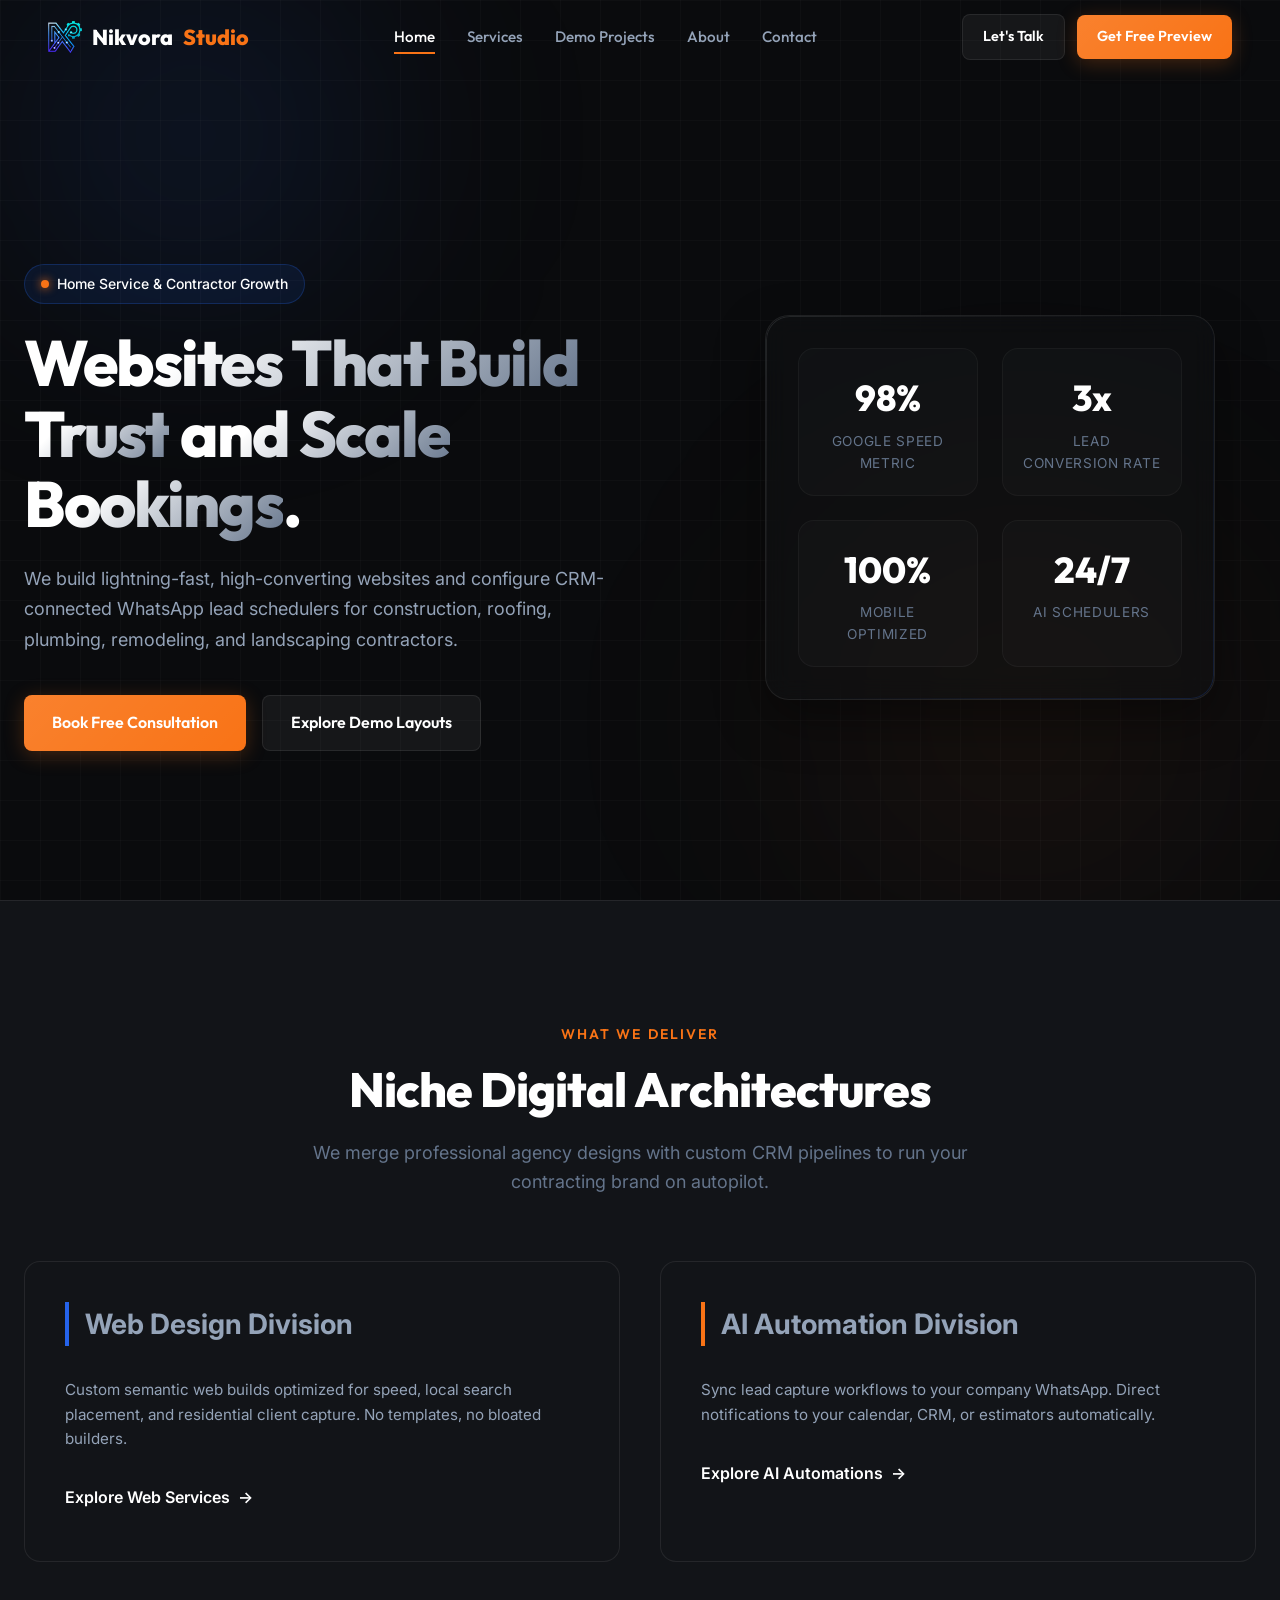
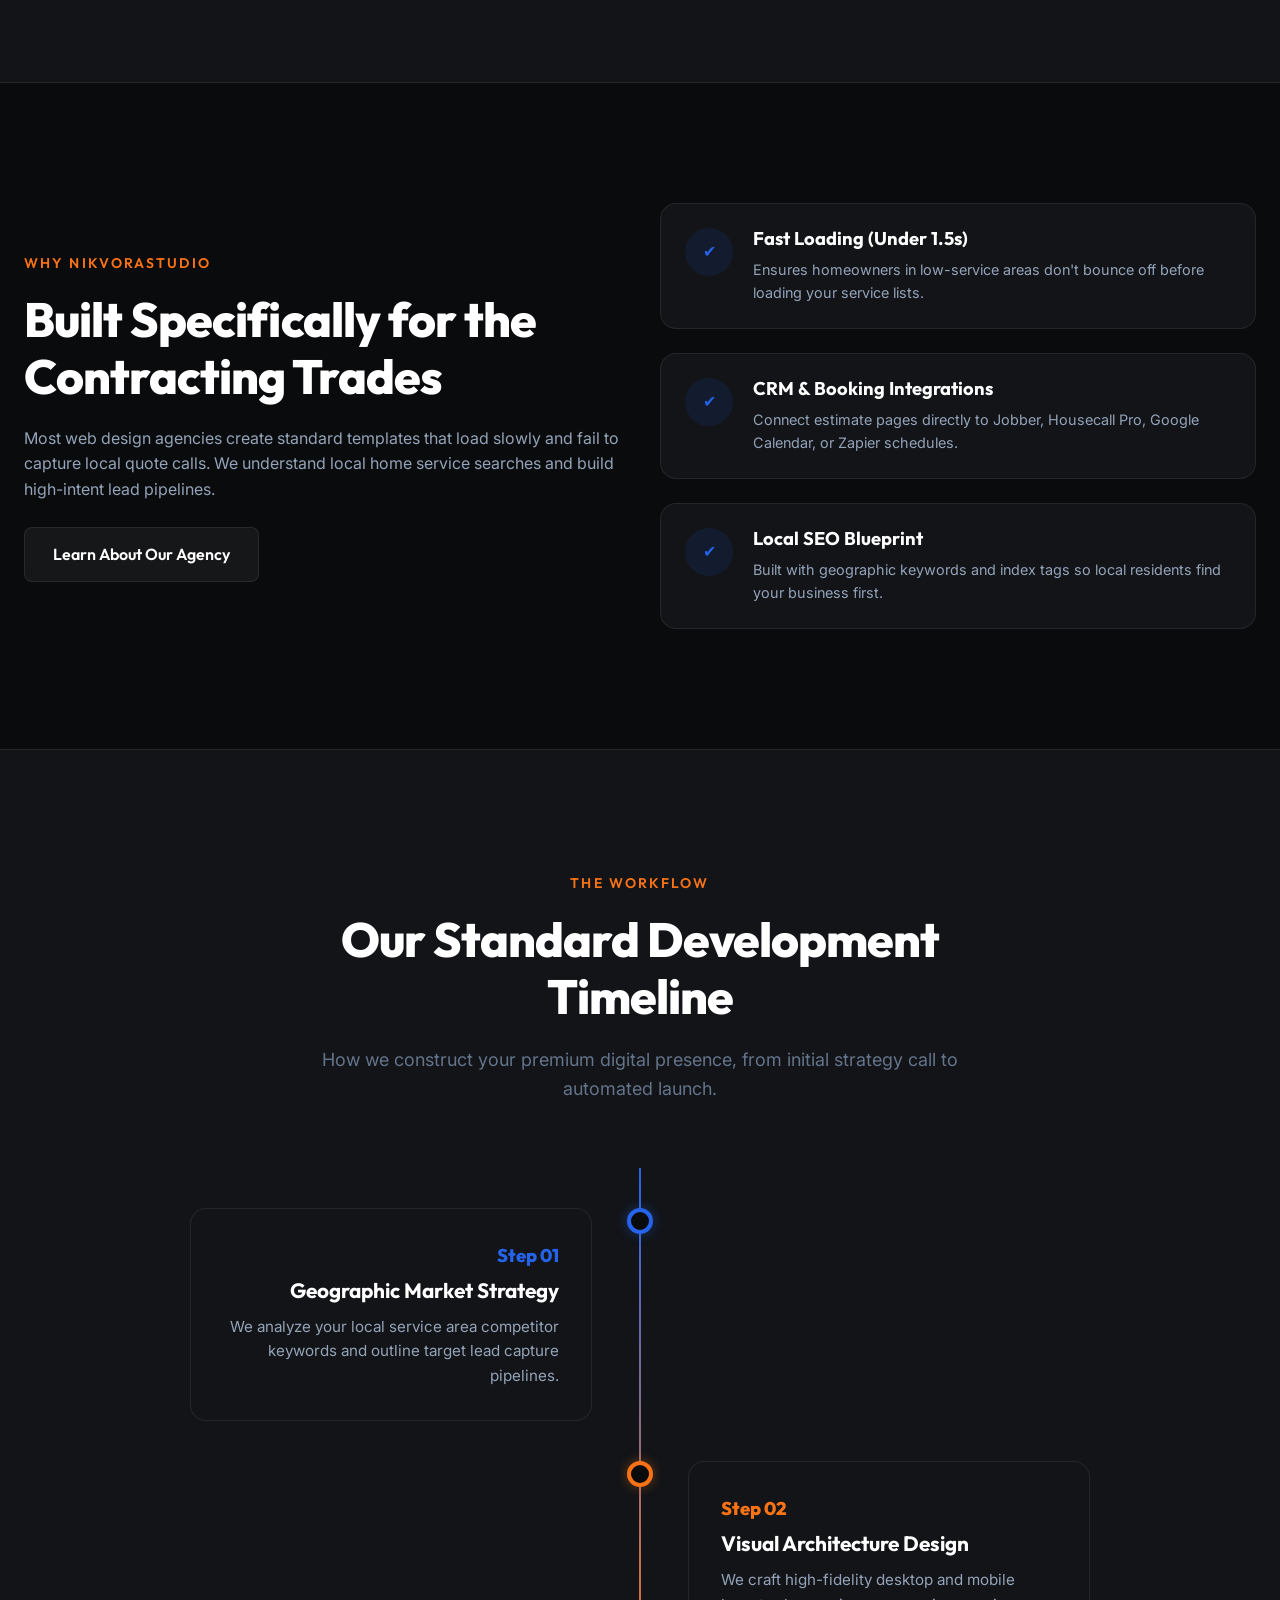
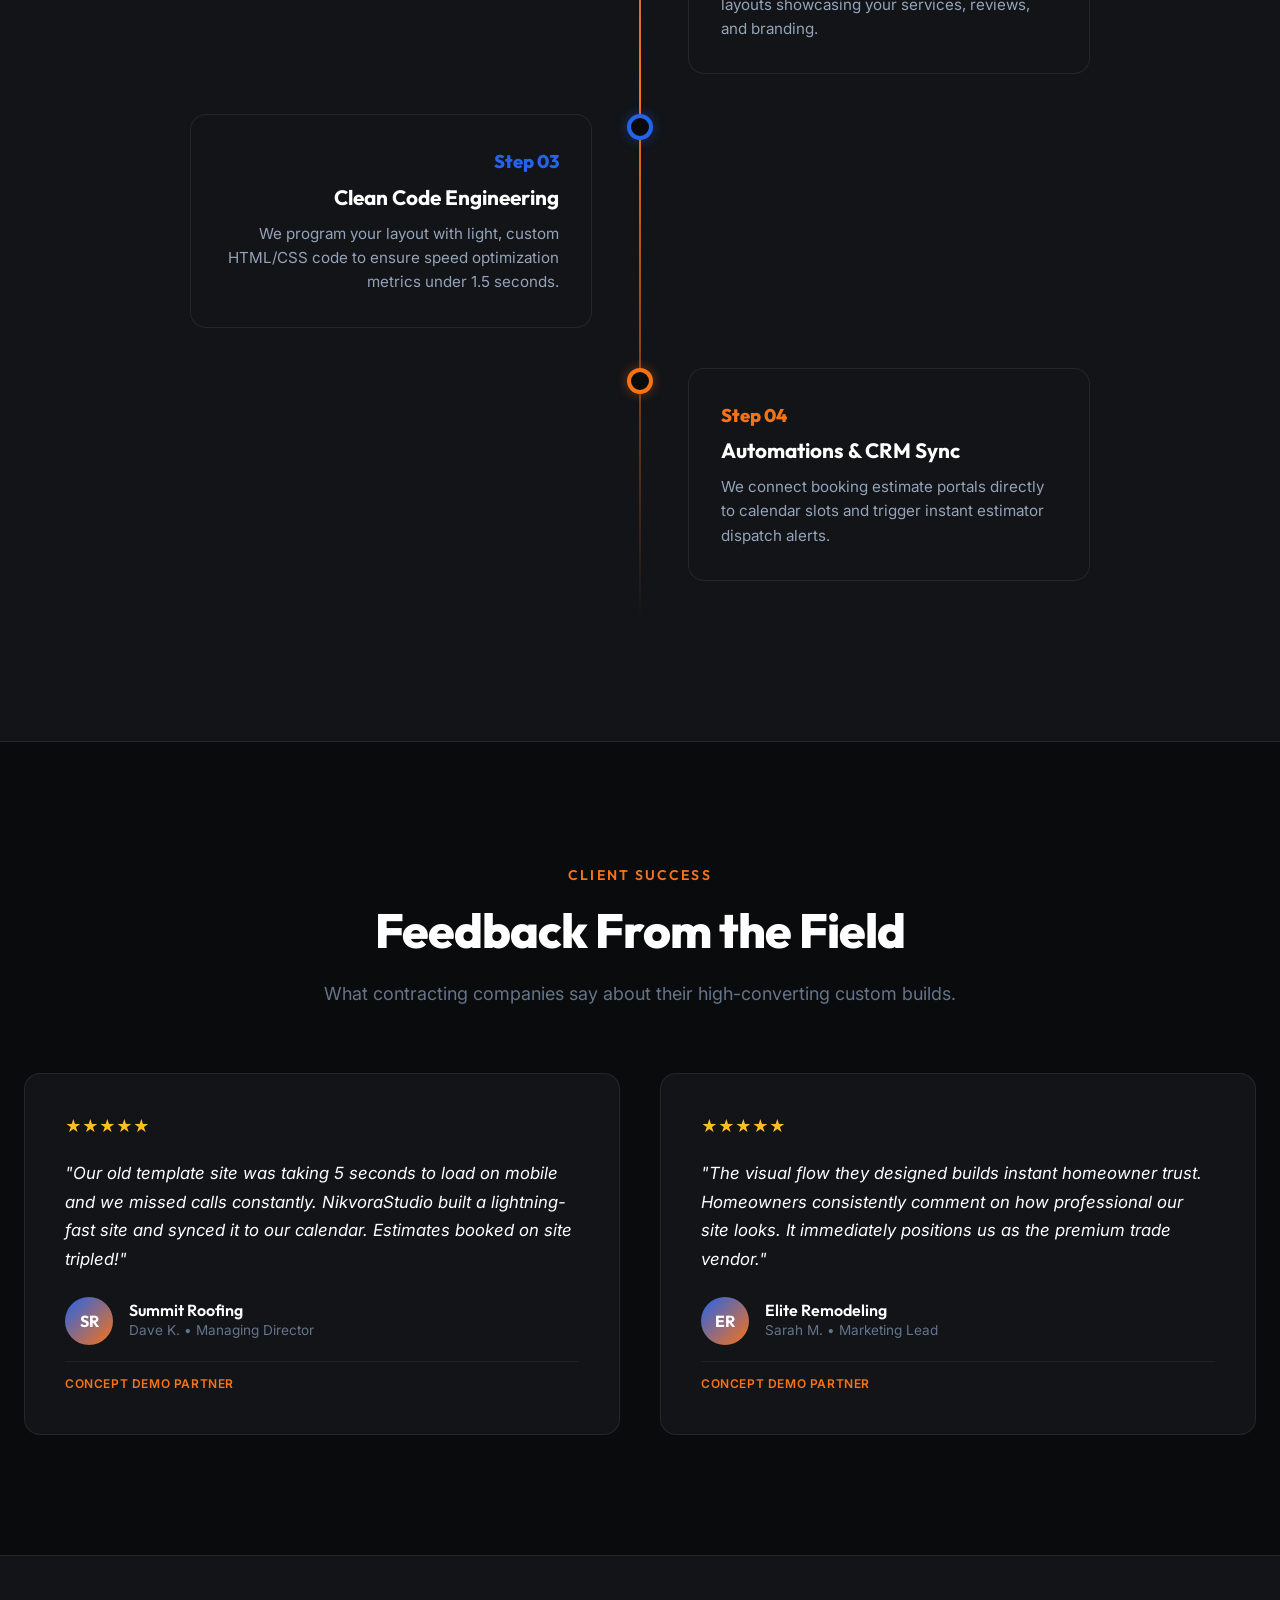
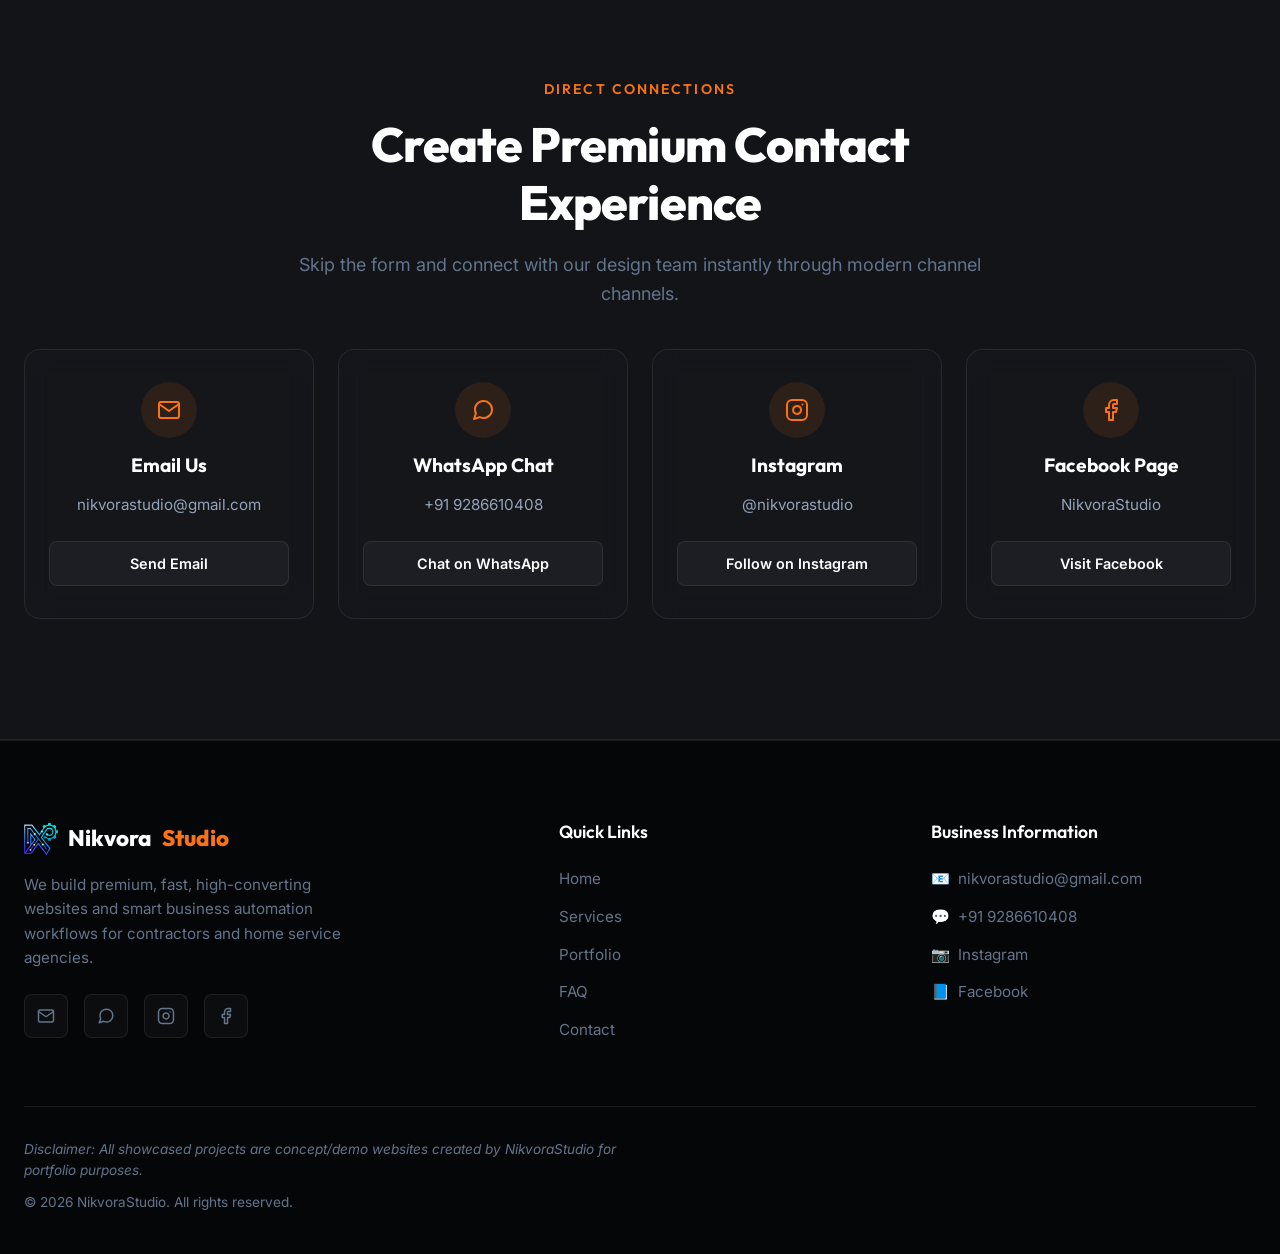
<file: index.html>
<!DOCTYPE html>
<html lang="en">
<head>
  <meta charset="UTF-8">
  <meta name="viewport" content="width=device-width, initial-scale=1.0">
  <title>Premium Web Design & AI Automation for Contractors - NikvoraStudio</title>
  
  <!-- SEO Meta Tags -->
  <meta name="description" content="NikvoraStudio builds fast, premium, high-converting websites and CRM-connected AI booking automation for construction, roofing, plumbing, landscaping, and home remodeling trades.">
  <link rel="canonical" href="https://nikvorastudio.com/index.html">
  
  <!-- Open Graph -->
  <meta property="og:type" content="website">
  <meta property="og:url" content="https://nikvorastudio.com/index.html">
  <meta property="og:title" content="Premium Web Design & AI Automation for Contractors - NikvoraStudio">
  <meta property="og:description" content="NikvoraStudio builds fast, premium, high-converting websites and CRM-connected AI booking automation for construction, roofing, plumbing, landscaping, and home remodeling trades.">
  <meta property="og:image" content="assets/images/stonebridge_mockup.png">

  <!-- Twitter -->
  <meta property="twitter:card" content="summary_large_image">
  <meta property="twitter:url" content="https://nikvorastudio.com/index.html">
  <meta property="twitter:title" content="Premium Web Design & AI Automation for Contractors - NikvoraStudio">
  <meta property="twitter:description" content="NikvoraStudio builds fast, premium, high-converting websites and CRM-connected AI booking automation for construction, roofing, plumbing, landscaping, and home remodeling trades.">
  <meta property="twitter:image" content="assets/images/stonebridge_mockup.png">

  <!-- Favicon -->
  <link rel="icon" href="assets/icons/favicon.png" type="image/png">
  <link rel="manifest" href="manifest.json">
  <meta name="theme-color" content="#0a0b0d">

  <!-- Security Headers -->
  <meta http-equiv="X-Content-Type-Options" content="nosniff">
  <meta http-equiv="X-Frame-Options" content="DENY">
  <meta name="referrer" content="strict-origin-when-cross-origin">
  <meta http-equiv="Permissions-Policy" content="camera=(), microphone=(), geolocation=()">

  <!-- Stylesheets -->
  <link rel="stylesheet" href="css/style.css?v=1.2">
  <link rel="stylesheet" href="css/animations.css">

  <!-- Structured Data (JSON-LD) -->
  <script type="application/ld+json">
  {
    "@context": "https://schema.org",
    "@type": "Organization",
    "name": "NikvoraStudio",
    "url": "https://nikvorastudio.com",
    "logo": "https://nikvorastudio.com/assets/images/logo_icon.png",
    "description": "Premium web design and AI automation agency for contractors and home service businesses.",
    "email": "nikvorastudio@gmail.com",
    "telephone": "+917417620570",
    "sameAs": [
      "https://www.instagram.com/nikvorastudio",
      "https://www.facebook.com/share/192GJzBJwP/"
    ],
    "contactPoint": {
      "@type": "ContactPoint",
      "telephone": "+917417620570",
      "contactType": "customer service",
      "availableLanguage": ["English", "Hindi"]
    }
  }
  </script>
</head>
<body>

  <!-- Skip Navigation (Accessibility) -->
  <a href="#main-content" class="skip-link">Skip to main content</a>

  <!-- Navigation Header -->
  <header>
    <div class="nav-container">
      <a href="index.html" class="logo" aria-label="NikvoraStudio Home">
        <img src="assets/images/logo_icon.png?v=1.1" alt="NikvoraStudio Logo" class="logo-img">
        Nikvora<span>Studio</span>
      </a>
      
      <nav aria-label="Main Navigation">
        <ul class="nav-menu">
          <li><a href="index.html" class="nav-link active">Home</a></li>
          <li><a href="services.html" class="nav-link">Services</a></li>
          <li><a href="projects.html" class="nav-link">Demo Projects</a></li>
          <li><a href="about.html" class="nav-link">About</a></li>
          <li><a href="contact.html" class="nav-link">Contact</a></li>
        </ul>
      </nav>

      <div class="nav-cta">
        <a href="https://wa.me/919286610408" target="_blank" rel="noopener noreferrer" class="btn btn-secondary" style="padding: 10px 20px; font-size: 0.9rem; margin-right: 12px;">Let's Talk</a>
        <a href="contact.html" class="btn btn-primary" style="padding: 10px 20px; font-size: 0.9rem;">Get Free Preview</a>
      </div>

      <button class="menu-toggle" aria-label="Toggle Mobile Menu" aria-expanded="false">
        <span></span>
        <span></span>
        <span></span>
      </button>
    </div>
  </header>

  <!-- Mobile Drawer Menu -->
  <div class="mobile-nav" aria-label="Mobile Navigation">
    <ul class="nav-menu-mobile">
      <li><a href="index.html" class="nav-link active">Home</a></li>
      <li><a href="services.html" class="nav-link">Services</a></li>
      <li><a href="projects.html" class="nav-link">Demo Projects</a></li>
      <li><a href="about.html" class="nav-link">About</a></li>
      <li><a href="contact.html" class="nav-link">Contact</a></li>
    </ul>
    <a href="https://wa.me/917417620570" target="_blank" rel="noopener noreferrer" class="btn btn-secondary" style="width: 100%; margin-bottom: 12px;">Let's Talk</a>
    <a href="contact.html" class="btn btn-primary" style="width: 100%;">Get Free Preview</a>
  </div>

  <!-- Hero Section -->
  <main id="main-content">
  <section class="hero">
    <div class="animated-bg-grid" aria-hidden="true"></div>
    <div class="hero-gradient" aria-hidden="true"></div>
    <div class="hero-gradient-2" aria-hidden="true"></div>
    <div class="container">
      <div class="hero-grid">
        <div class="hero-content reveal-on-scroll">
          <div class="hero-badge">
            <span></span> Home Service & Contractor Growth
          </div>
          <h1 class="hero-title">
            <span>Websites That Build</span> <span class="hero-title-highlight">Trust</span> <span>and Scale</span> <span class="hero-title-highlight">Bookings</span>.
          </h1>
          <p class="hero-desc">
            We build lightning-fast, high-converting websites and configure CRM-connected WhatsApp lead schedulers for construction, roofing, plumbing, remodeling, and landscaping contractors.
          </p>
          <div class="btn-group">
            <a href="https://wa.me/919286610408" target="_blank" rel="noopener noreferrer" class="btn btn-primary">Book Free Consultation</a>
            <a href="projects.html" class="btn btn-secondary">Explore Demo Layouts</a>
          </div>
        </div>
        
        <div class="hero-visual reveal-on-scroll reveal-delay-200">
          <div class="hero-card">
            <div class="hero-stat-grid">
              <!-- Stat 1 -->
              <div class="hero-stat-card">
                <div class="hero-stat-num">98%</div>
                <div class="hero-stat-label">Google Speed Metric</div>
              </div>
              <!-- Stat 2 -->
              <div class="hero-stat-card">
                <div class="hero-stat-num">3x</div>
                <div class="hero-stat-label">Lead Conversion Rate</div>
              </div>
              <!-- Stat 3 -->
              <div class="hero-stat-card">
                <div class="hero-stat-num">100%</div>
                <div class="hero-stat-label">Mobile Optimized</div>
              </div>
              <!-- Stat 4 -->
              <div class="hero-stat-card">
                <div class="hero-stat-num">24/7</div>
                <div class="hero-stat-label">AI Schedulers</div>
              </div>
            </div>
          </div>
        </div>
      </div>
    </div>
  </section>

  <!-- Core Divisions Section -->
  <section class="section section-alt" id="services-preview">
    <div class="container">
      <div class="section-header reveal-on-scroll">
        <span class="section-tag">What We Deliver</span>
        <h2 class="section-title">Niche Digital Architectures</h2>
        <p class="section-subtitle">We merge professional agency designs with custom CRM pipelines to run your contracting brand on autopilot.</p>
      </div>

      <div class="grid-2">
        <div class="service-card reveal-on-scroll">
          <span class="service-category-title">Web Design Division</span>
          <p style="margin-bottom: 24px;">Custom semantic web builds optimized for speed, local search placement, and residential client capture. No templates, no bloated builders.</p>
          <a href="services.html#web-design" class="btn-text">Explore Web Services</a>
        </div>
        <div class="service-card ai-card reveal-on-scroll reveal-delay-100">
          <span class="service-category-title ai-accent">AI Automation Division</span>
          <p style="margin-bottom: 24px;">Sync lead capture workflows to your company WhatsApp. Direct notifications to your calendar, CRM, or estimators automatically.</p>
          <a href="services.html#ai-automation" class="btn-text">Explore AI Automations</a>
        </div>
      </div>
    </div>
  </section>

  <!-- Why Choose Us Bento Section -->
  <section class="section" id="choose-us">
    <div class="container">
      <div class="grid-2 why-grid">
        <div class="reveal-on-scroll">
          <span class="section-tag">Why NikvoraStudio</span>
          <h2 class="section-title">Built Specifically for the Contracting Trades</h2>
          <p style="margin-bottom: 24px; color: var(--text-body);">Most web design agencies create standard templates that load slowly and fail to capture local quote calls. We understand local home service searches and build high-intent lead pipelines.</p>
          <a href="about.html" class="btn btn-secondary">Learn About Our Agency</a>
        </div>
        
        <div class="why-list reveal-on-scroll reveal-delay-200">
          <div class="why-item">
            <div class="why-icon">✔</div>
            <div class="why-item-content">
              <h3>Fast Loading (Under 1.5s)</h3>
              <p>Ensures homeowners in low-service areas don't bounce off before loading your service lists.</p>
            </div>
          </div>
          <div class="why-item">
            <div class="why-icon">✔</div>
            <div class="why-item-content">
              <h3>CRM &amp; Booking Integrations</h3>
              <p>Connect estimate pages directly to Jobber, Housecall Pro, Google Calendar, or Zapier schedules.</p>
            </div>
          </div>
          <div class="why-item">
            <div class="why-icon">✔</div>
            <div class="why-item-content">
              <h3>Local SEO Blueprint</h3>
              <p>Built with geographic keywords and index tags so local residents find your business first.</p>
            </div>
          </div>
        </div>
      </div>
    </div>
  </section>

  <!-- Process Timeline Section -->
  <section class="section section-alt" id="process">
    <div class="container">
      <div class="section-header reveal-on-scroll">
        <span class="section-tag">The Workflow</span>
        <h2 class="section-title">Our Standard Development Timeline</h2>
        <p class="section-subtitle">How we construct your premium digital presence, from initial strategy call to automated launch.</p>
      </div>

      <div class="timeline reveal-on-scroll">
        <!-- Step 1 -->
        <div class="timeline-item">
          <div class="timeline-dot"></div>
          <div class="timeline-content">
            <span class="timeline-num">Step 01</span>
            <h3>Geographic Market Strategy</h3>
            <p>We analyze your local service area competitor keywords and outline target lead capture pipelines.</p>
          </div>
        </div>
        <!-- Step 2 -->
        <div class="timeline-item">
          <div class="timeline-dot"></div>
          <div class="timeline-content">
            <span class="timeline-num">Step 02</span>
            <h3>Visual Architecture Design</h3>
            <p>We craft high-fidelity desktop and mobile layouts showcasing your services, reviews, and branding.</p>
          </div>
        </div>
        <!-- Step 3 -->
        <div class="timeline-item">
          <div class="timeline-dot"></div>
          <div class="timeline-content">
            <span class="timeline-num">Step 03</span>
            <h3>Clean Code Engineering</h3>
            <p>We program your layout with light, custom HTML/CSS code to ensure speed optimization metrics under 1.5 seconds.</p>
          </div>
        </div>
        <!-- Step 4 -->
        <div class="timeline-item">
          <div class="timeline-dot"></div>
          <div class="timeline-content">
            <span class="timeline-num">Step 04</span>
            <h3>Automations &amp; CRM Sync</h3>
            <p>We connect booking estimate portals directly to calendar slots and trigger instant estimator dispatch alerts.</p>
          </div>
        </div>
      </div>
    </div>
  </section>

  <!-- Interactive Testimonials Section -->
  <section class="section" id="testimonials">
    <div class="container">
      <div class="section-header reveal-on-scroll">
        <span class="section-tag">Client Success</span>
        <h2 class="section-title">Feedback From the Field</h2>
        <p class="section-subtitle">What contracting companies say about their high-converting custom builds.</p>
      </div>

      <div class="grid-2">
        <div class="testimonial-card reveal-on-scroll">
          <div class="testimonial-rating">★★★★★</div>
          <p class="testimonial-text">"Our old template site was taking 5 seconds to load on mobile and we missed calls constantly. NikvoraStudio built a lightning-fast site and synced it to our calendar. Estimates booked on site tripled!"</p>
          <div class="testimonial-author">
            <div class="testimonial-avatar">SR</div>
            <div class="testimonial-meta">
              <h4>Summit Roofing</h4>
              <p>Dave K. • Managing Director</p>
            </div>
          </div>
          <div class="testimonial-demo-tag">Concept Demo Partner</div>
        </div>
        
        <div class="testimonial-card reveal-on-scroll reveal-delay-100">
          <div class="testimonial-rating">★★★★★</div>
          <p class="testimonial-text">"The visual flow they designed builds instant homeowner trust. Homeowners consistently comment on how professional our site looks. It immediately positions us as the premium trade vendor."</p>
          <div class="testimonial-author">
            <div class="testimonial-avatar">ER</div>
            <div class="testimonial-meta">
              <h4>Elite Remodeling</h4>
              <p>Sarah M. • Marketing Lead</p>
            </div>
          </div>
          <div class="testimonial-demo-tag">Concept Demo Partner</div>
        </div>
      </div>
    </div>
  </section>

  <!-- Contact Cards Experience Section -->
  <section class="section section-alt" id="connect">
    <div class="container">
      <div class="section-header reveal-on-scroll" style="margin-bottom: 40px;">
        <span class="section-tag">Direct Connections</span>
        <h2 class="section-title">Create Premium Contact Experience</h2>
        <p class="section-subtitle">Skip the form and connect with our design team instantly through modern channel channels.</p>
      </div>

      <div class="contact-method-grid reveal-on-scroll">
        <!-- Card 1: Email -->
        <div class="contact-method-card glass-panel glow-card">
          <div class="contact-method-icon">
            <svg viewBox="0 0 24 24" fill="none" stroke="currentColor" stroke-width="2" stroke-linecap="round" stroke-linejoin="round" aria-hidden="true">
              <path d="M4 4h16c1.1 0 2 .9 2 2v12c0 1.1-.9 2-2 2H4c-1.1 0-2-.9-2-2V6c0-1.1.9-2 2-2z"></path>
              <polyline points="22,6 12,13 2,6"></polyline>
            </svg>
          </div>
          <h3 class="contact-method-title">Email Us</h3>
          <p class="contact-method-desc">nikvorastudio@gmail.com</p>
          <a href="mailto:nikvorastudio@gmail.com" class="contact-method-btn" target="_blank" rel="noopener noreferrer">Send Email</a>
        </div>

        <!-- Card 2: WhatsApp -->
        <div class="contact-method-card glass-panel glow-card">
          <div class="contact-method-icon">
            <svg viewBox="0 0 24 24" fill="none" stroke="currentColor" stroke-width="2" stroke-linecap="round" stroke-linejoin="round" aria-hidden="true">
              <path d="M21 11.5a8.38 8.38 0 0 1-.9 3.8 8.5 8.5 0 0 1-7.6 4.7 8.38 8.38 0 0 1-3.8-.9L3 21l1.9-5.7a8.38 8.38 0 0 1-.9-3.8 8.5 8.5 0 0 1 4.7-7.6 8.38 8.38 0 0 1 3.8-.9h.5a8.48 8.48 0 0 1 8 8v.5z"></path>
            </svg>
          </div>
          <h3 class="contact-method-title">WhatsApp Chat</h3>
          <p class="contact-method-desc">+91 9286610408</p>
          <a href="https://wa.me/919286610408" class="contact-method-btn" target="_blank" rel="noopener noreferrer">Chat on WhatsApp</a>
        </div>

        <!-- Card 3: Instagram -->
        <div class="contact-method-card glass-panel glow-card">
          <div class="contact-method-icon">
            <svg viewBox="0 0 24 24" fill="none" stroke="currentColor" stroke-width="2" stroke-linecap="round" stroke-linejoin="round" aria-hidden="true">
              <rect x="2" y="2" width="20" height="20" rx="5" ry="5"></rect>
              <path d="M16 11.37A4 4 0 1 1 12.63 8 4 4 0 0 1 16 11.37z"></path>
              <line x1="17.5" y1="6.5" x2="17.51" y2="6.5"></line>
            </svg>
          </div>
          <h3 class="contact-method-title">Instagram</h3>
          <p class="contact-method-desc">@nikvorastudio</p>
          <a href="https://www.instagram.com/nikvorastudio?igsh=MWVzdHZkODl2YmxhbA==" class="contact-method-btn" target="_blank" rel="noopener noreferrer">Follow on Instagram</a>
        </div>

        <!-- Card 4: Facebook -->
        <div class="contact-method-card glass-panel glow-card">
          <div class="contact-method-icon">
            <svg viewBox="0 0 24 24" fill="none" stroke="currentColor" stroke-width="2" stroke-linecap="round" stroke-linejoin="round" aria-hidden="true">
              <path d="M18 2h-3a5 5 0 0 0-5 5v3H7v4h3v8h4v-8h3l1-4h-4V7a1 1 0 0 1 1-1h3z"></path>
            </svg>
          </div>
          <h3 class="contact-method-title">Facebook Page</h3>
          <p class="contact-method-desc">NikvoraStudio</p>
          <a href="https://www.facebook.com/share/192GJzBJwP/" class="contact-method-btn" target="_blank" rel="noopener noreferrer">Visit Facebook</a>
        </div>
      </div>
    </div>
  </section>

  <!-- Footer -->
  <footer>
    <div class="container">
      <div class="footer-grid">
        <div class="footer-brand">
          <a href="index.html" class="logo" aria-label="NikvoraStudio Home" style="font-size: 1.4rem;">
            <img src="assets/images/logo_icon.png?v=1.1" alt="NikvoraStudio Logo" class="logo-img" style="height: 32px;">
            Nikvora<span>Studio</span>
          </a>
          <p>We build premium, fast, high-converting websites and smart business automation workflows for contractors and home service agencies.</p>
          
          <div class="social-icons-row" style="margin-top: 24px;">
            <a href="mailto:nikvorastudio@gmail.com" class="social-btn" target="_blank" rel="noopener noreferrer" aria-label="Send Email">
              <svg viewBox="0 0 24 24" fill="none" stroke="currentColor" stroke-width="2" stroke-linecap="round" stroke-linejoin="round"><path d="M4 4h16c1.1 0 2 .9 2 2v12c0 1.1-.9 2-2 2H4c-1.1 0-2-.9-2-2V6c0-1.1.9-2 2-2z"></path><polyline points="22,6 12,13 2,6"></polyline></svg>
            </a>
            <a href="https://wa.me/919286610408" class="social-btn" target="_blank" rel="noopener noreferrer" aria-label="Chat on WhatsApp">
              <svg viewBox="0 0 24 24" fill="none" stroke="currentColor" stroke-width="2" stroke-linecap="round" stroke-linejoin="round"><path d="M21 11.5a8.38 8.38 0 0 1-.9 3.8 8.5 8.5 0 0 1-7.6 4.7 8.38 8.38 0 0 1-3.8-.9L3 21l1.9-5.7a8.38 8.38 0 0 1-.9-3.8 8.5 8.5 0 0 1 4.7-7.6 8.38 8.38 0 0 1 3.8-.9h.5a8.48 8.48 0 0 1 8 8v.5z"></path></svg>
            </a>
            <a href="https://www.instagram.com/nikvorastudio?igsh=MWVzdHZkODl2YmxhbA==" class="social-btn" target="_blank" rel="noopener noreferrer" aria-label="Follow on Instagram">
              <svg viewBox="0 0 24 24" fill="none" stroke="currentColor" stroke-width="2" stroke-linecap="round" stroke-linejoin="round"><rect x="2" y="2" width="20" height="20" rx="5" ry="5"></rect><path d="M16 11.37A4 4 0 1 1 12.63 8 4 4 0 0 1 16 11.37z"></path><line x1="17.5" y1="6.5" x2="17.51" y2="6.5"></line></svg>
            </a>
            <a href="https://www.facebook.com/share/192GJzBJwP/" class="social-btn" target="_blank" rel="noopener noreferrer" aria-label="Visit Facebook">
              <svg viewBox="0 0 24 24" fill="none" stroke="currentColor" stroke-width="2" stroke-linecap="round" stroke-linejoin="round"><path d="M18 2h-3a5 5 0 0 0-5 5v3H7v4h3v8h4v-8h3l1-4h-4V7a1 1 0 0 1 1-1h3z"></path></svg>
            </a>
          </div>
        </div>

        <div class="footer-nav">
          <h4>Quick Links</h4>
          <ul>
            <li><a href="index.html">Home</a></li>
            <li><a href="services.html">Services</a></li>
            <li><a href="projects.html">Portfolio</a></li>
            <li><a href="services.html#faq">FAQ</a></li>
            <li><a href="contact.html">Contact</a></li>
          </ul>
        </div>

        <div class="footer-nav">
          <h4>Business Information</h4>
          <ul>
            <li><a href="mailto:nikvorastudio@gmail.com"><span style="margin-right: 8px;">📧</span>nikvorastudio@gmail.com</a></li>
            <li><a href="https://wa.me/919286610408" target="_blank" rel="noopener noreferrer"><span style="margin-right: 8px;">💬</span>+91 9286610408</a></li>
            <li><a href="https://www.instagram.com/nikvorastudio?igsh=MWVzdHZkODl2YmxhbA==" target="_blank" rel="noopener noreferrer"><span style="margin-right: 8px;">📷</span>Instagram</a></li>
            <li><a href="https://www.facebook.com/share/192GJzBJwP/" target="_blank" rel="noopener noreferrer"><span style="margin-right: 8px;">📘</span>Facebook</a></li>
          </ul>
        </div>
      </div>

      <div class="footer-bottom">
        <div>
          <p class="footer-disclaimer">Disclaimer: All showcased projects are concept/demo websites created by NikvoraStudio for portfolio purposes.</p>
          <p style="margin-top: 12px;">&copy; 2026 NikvoraStudio. All rights reserved.</p>
        </div>
      </div>
    </div>
  </footer>
  </main>

  <!-- Scripts -->
  <script src="js/main.js"></script>
</body>
</html>
</file>
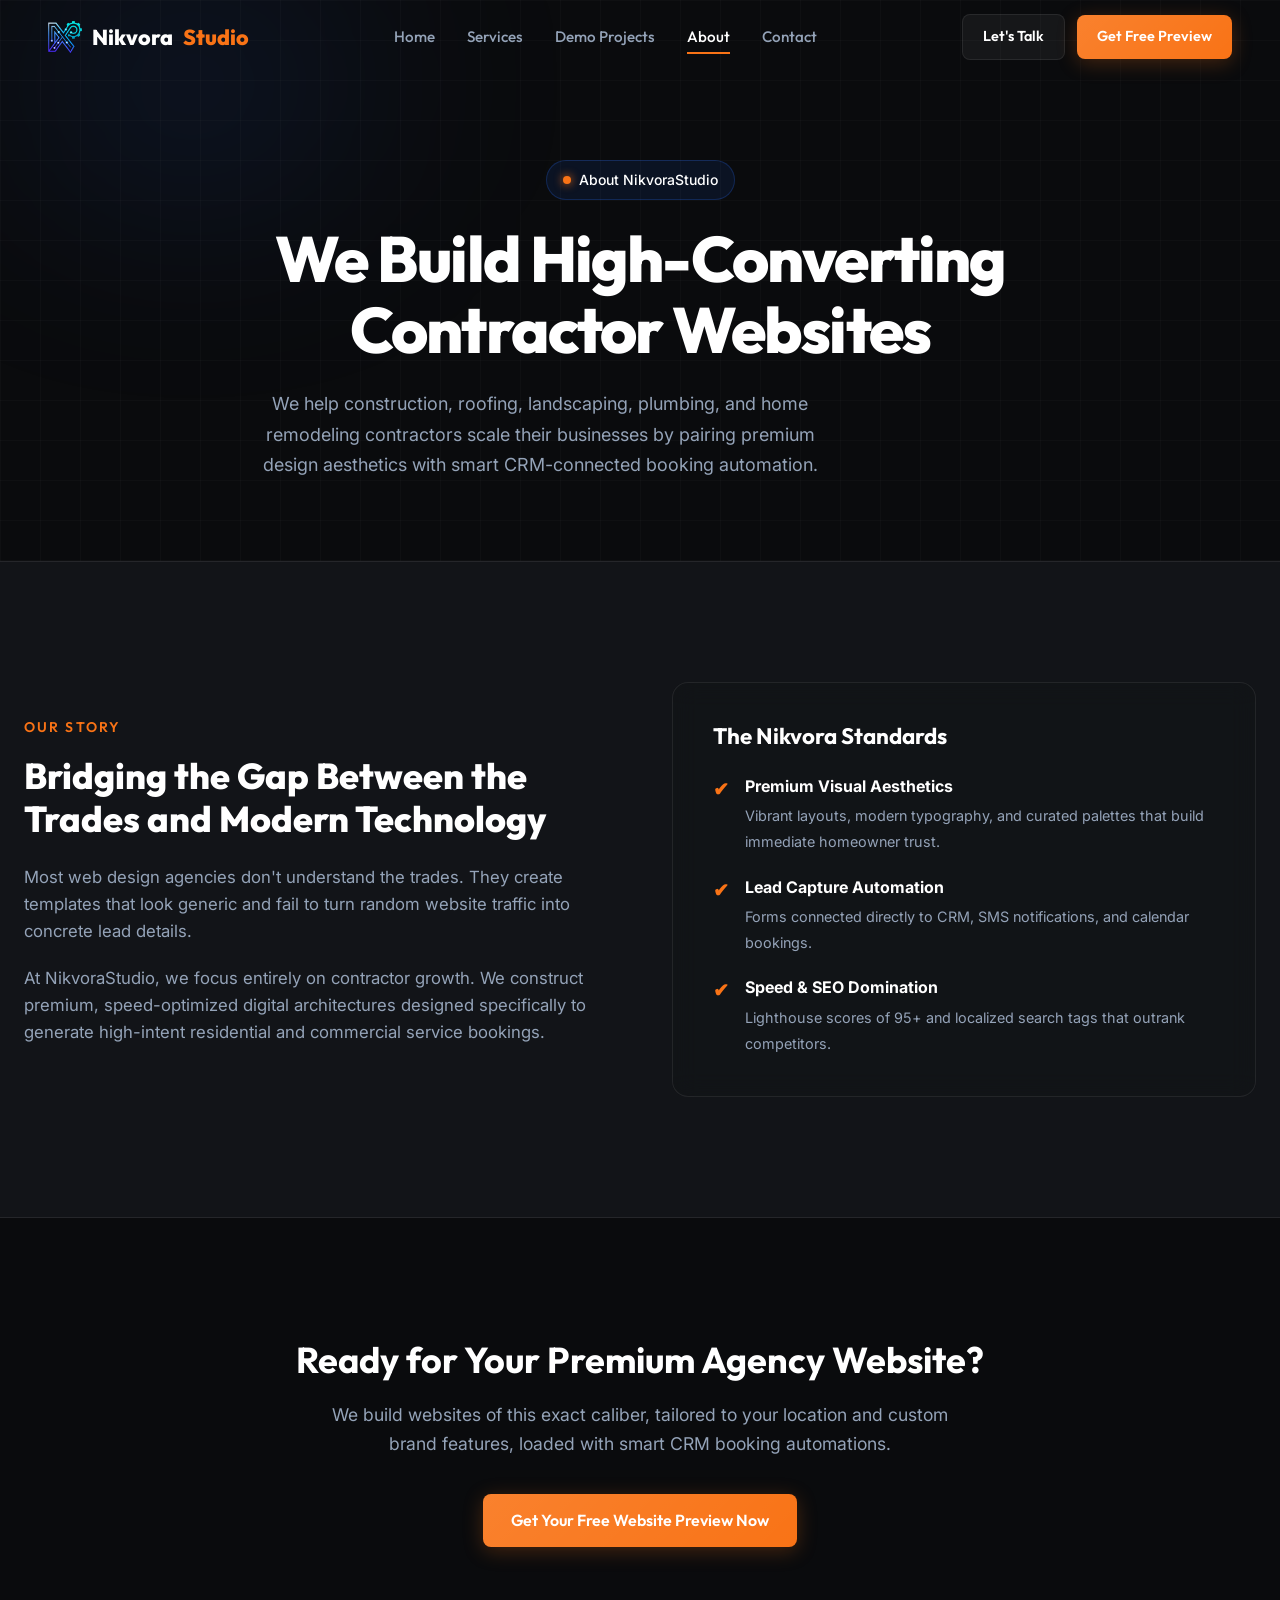
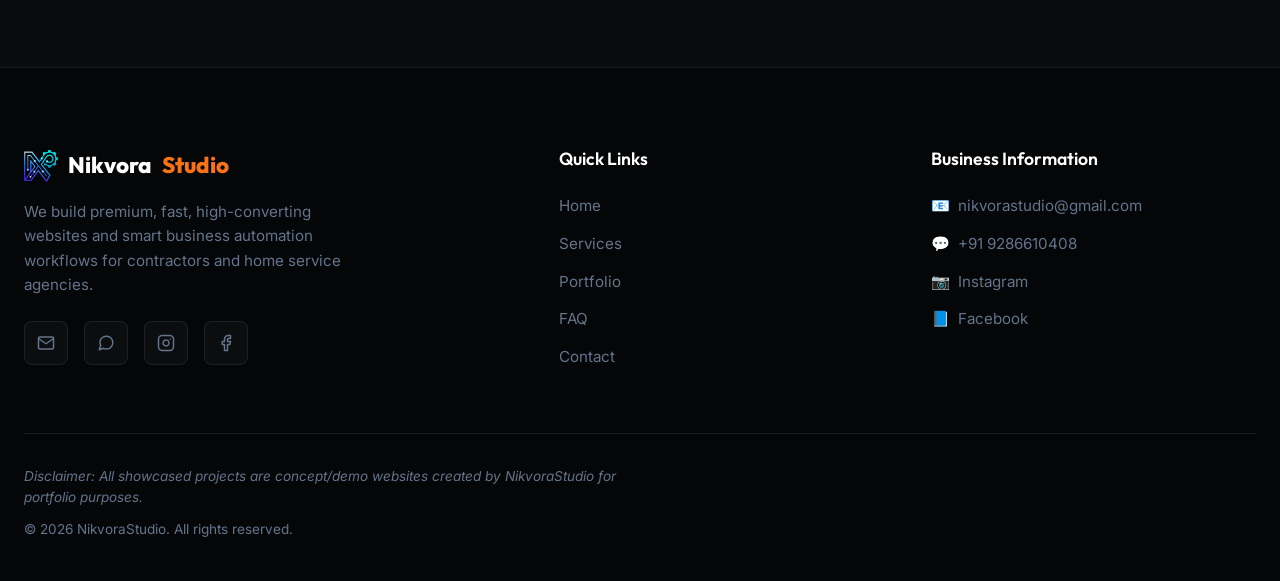
<file: about.html>
<!DOCTYPE html>
<html lang="en">
<head>
  <meta charset="UTF-8">
  <meta name="viewport" content="width=device-width, initial-scale=1.0">
  <title>About Us | Web Design & AI Automation - NikvoraStudio</title>
  
  <!-- SEO Meta Tags -->
  <meta name="description" content="Learn about NikvoraStudio, a premium digital agency building high-converting websites and smart AI business automation for construction and home service contractors.">
  <link rel="canonical" href="https://nikvorastudio.com/about.html">
  
  <!-- Open Graph -->
  <meta property="og:type" content="website">
  <meta property="og:url" content="https://nikvorastudio.com/about.html">
  <meta property="og:title" content="About Us | Web Design & AI Automation - NikvoraStudio">
  <meta property="og:description" content="Learn about NikvoraStudio, a premium digital agency building high-converting websites and smart AI business automation for construction and home service contractors.">
  <meta property="og:image" content="assets/images/stonebridge_mockup.png">

  <!-- Twitter -->
  <meta property="twitter:card" content="summary_large_image">
  <meta property="twitter:url" content="https://nikvorastudio.com/about.html">
  <meta property="twitter:title" content="About Us | Web Design & AI Automation - NikvoraStudio">
  <meta property="twitter:description" content="Learn about NikvoraStudio, a premium digital agency building high-converting websites and smart AI business automation for construction and home service contractors.">
  <meta property="twitter:image" content="assets/images/stonebridge_mockup.png">

  <!-- Favicon -->
  <link rel="icon" href="assets/icons/favicon.png" type="image/png">
  <link rel="manifest" href="manifest.json">
  <meta name="theme-color" content="#0a0b0d">

  <!-- Security Headers -->
  <meta http-equiv="X-Content-Type-Options" content="nosniff">
  <meta http-equiv="X-Frame-Options" content="DENY">
  <meta name="referrer" content="strict-origin-when-cross-origin">
  <meta http-equiv="Permissions-Policy" content="camera=(), microphone=(), geolocation=()">

  <!-- Stylesheets -->
  <link rel="stylesheet" href="css/style.css?v=1.2">
  <link rel="stylesheet" href="css/animations.css">
</head>
<body>

  <!-- Skip Navigation (Accessibility) -->
  <a href="#main-content" class="skip-link">Skip to main content</a>

  <!-- Navigation Header -->
  <header>
    <div class="nav-container">
      <a href="index.html" class="logo" aria-label="NikvoraStudio Home">
        <img src="assets/images/logo_icon.png?v=1.1" alt="NikvoraStudio Logo" class="logo-img">
        Nikvora<span>Studio</span>
      </a>
      
      <nav aria-label="Main Navigation">
        <ul class="nav-menu">
          <li><a href="index.html" class="nav-link">Home</a></li>
          <li><a href="services.html" class="nav-link">Services</a></li>
          <li><a href="projects.html" class="nav-link">Demo Projects</a></li>
          <li><a href="about.html" class="nav-link active">About</a></li>
          <li><a href="contact.html" class="nav-link">Contact</a></li>
        </ul>
      </nav>

      <div class="nav-cta">
        <a href="https://wa.me/919286610408" target="_blank" rel="noopener noreferrer" class="btn btn-secondary" style="padding: 10px 20px; font-size: 0.9rem; margin-right: 12px;">Let's Talk</a>
        <a href="contact.html" class="btn btn-primary" style="padding: 10px 20px; font-size: 0.9rem;">Get Free Preview</a>
      </div>

      <button class="menu-toggle" aria-label="Toggle Mobile Menu" aria-expanded="false">
        <span></span>
        <span></span>
        <span></span>
      </button>
    </div>
  </header>

  <!-- Mobile Drawer Menu -->
  <div class="mobile-nav" aria-label="Mobile Navigation">
    <ul class="nav-menu-mobile">
      <li><a href="index.html" class="nav-link">Home</a></li>
      <li><a href="services.html" class="nav-link">Services</a></li>
      <li><a href="projects.html" class="nav-link">Demo Projects</a></li>
      <li><a href="about.html" class="nav-link active">About</a></li>
      <li><a href="contact.html" class="nav-link">Contact</a></li>
    </ul>
    <a href="https://wa.me/917417620570" target="_blank" rel="noopener noreferrer" class="btn btn-secondary" style="width: 100%; margin-bottom: 12px;">Let's Talk</a>
    <a href="contact.html" class="btn btn-primary" style="width: 100%;">Get Free Preview</a>
  </div>

  <!-- About Hero Section -->
  <main id="main-content">
  <section class="hero" style="min-height: auto; padding: 160px 0 80px 0;">
    <div class="animated-bg-grid" aria-hidden="true"></div>
    <div class="hero-gradient" aria-hidden="true"></div>
    <div class="container">
      <div style="max-width: 800px; margin: 0 auto; text-align: center;" class="reveal-on-scroll">
        <div class="hero-badge">
          <span></span> About NikvoraStudio
        </div>
        <h1 class="hero-title">We Build High-Converting Contractor Websites</h1>
        <p class="hero-desc" style="margin-bottom: 0;">
          We help construction, roofing, landscaping, plumbing, and home remodeling contractors scale their businesses by pairing premium design aesthetics with smart CRM-connected booking automation.
        </p>
      </div>
    </div>
  </section>

  <!-- Core Story Section -->
  <section class="section section-alt">
    <div class="container">
      <div class="grid-2" style="align-items: center; gap: 64px;">
        <div class="reveal-on-scroll">
          <span class="section-tag" style="margin-bottom: 16px; display: inline-block;">Our Story</span>
          <h2 style="font-size: 2.25rem; margin-bottom: 24px; font-weight: 800; line-height: 1.2;">Bridging the Gap Between the Trades and Modern Technology</h2>
          <p style="margin-bottom: 20px; font-size: 1.05rem; color: var(--text-body);">
            Most web design agencies don't understand the trades. They create templates that look generic and fail to turn random website traffic into concrete lead details. 
          </p>
          <p style="margin-bottom: 20px; font-size: 1.05rem; color: var(--text-body);">
            At NikvoraStudio, we focus entirely on contractor growth. We construct premium, speed-optimized digital architectures designed specifically to generate high-intent residential and commercial service bookings.
          </p>
        </div>
        <div class="reveal-on-scroll reveal-delay-200">
          <div class="glow-card glow-blue" style="padding: 40px; background: rgba(var(--bg-surface-raw), 0.45); border-radius: var(--border-radius-md); border: 1px solid var(--border-color); backdrop-filter: blur(12px);">
            <h3 style="font-size: 1.4rem; margin-bottom: 24px; font-weight: 700; color: var(--text-white);">The Nikvora Standards</h3>
            <ul style="list-style: none; display: flex; flex-direction: column; gap: 20px;">
              <li style="display: flex; gap: 16px; align-items: flex-start;">
                <span style="color: var(--accent-orange); font-weight: 800; font-size: 1.2rem;">✔</span>
                <div>
                  <strong style="color: var(--text-white); display: block; margin-bottom: 4px;">Premium Visual Aesthetics</strong>
                  <span style="font-size: 0.9rem; color: var(--text-body);">Vibrant layouts, modern typography, and curated palettes that build immediate homeowner trust.</span>
                </div>
              </li>
              <li style="display: flex; gap: 16px; align-items: flex-start;">
                <span style="color: var(--accent-orange); font-weight: 800; font-size: 1.2rem;">✔</span>
                <div>
                  <strong style="color: var(--text-white); display: block; margin-bottom: 4px;">Lead Capture Automation</strong>
                  <span style="font-size: 0.9rem; color: var(--text-body);">Forms connected directly to CRM, SMS notifications, and calendar bookings.</span>
                </div>
              </li>
              <li style="display: flex; gap: 16px; align-items: flex-start;">
                <span style="color: var(--accent-orange); font-weight: 800; font-size: 1.2rem;">✔</span>
                <div>
                  <strong style="color: var(--text-white); display: block; margin-bottom: 4px;">Speed &amp; SEO Domination</strong>
                  <span style="font-size: 0.9rem; color: var(--text-body);">Lighthouse scores of 95+ and localized search tags that outrank competitors.</span>
                </div>
              </li>
            </ul>
          </div>
        </div>
      </div>
    </div>
  </section>

  <!-- Interactive Call to Action -->
  <section class="section" style="text-align: center;">
    <div class="container reveal-on-scroll">
      <h2 style="font-size: 2.25rem; margin-bottom: 20px;">Ready for Your Premium Agency Website?</h2>
      <p style="font-size: 1.1rem; max-width: 650px; margin: 0 auto 36px auto; color: var(--text-body);">
        We build websites of this exact caliber, tailored to your location and custom brand features, loaded with smart CRM booking automations.
      </p>
      <a href="contact.html" class="btn btn-primary">Get Your Free Website Preview Now</a>
    </div>
  </section>

  <!-- Footer -->
  <footer>
    <div class="container">
      <div class="footer-grid">
        <div class="footer-brand">
          <a href="index.html" class="logo" aria-label="NikvoraStudio Home" style="font-size: 1.4rem;">
            <img src="assets/images/logo_icon.png?v=1.1" alt="NikvoraStudio Logo" class="logo-img" style="height: 32px;">
            Nikvora<span>Studio</span>
          </a>
          <p>We build premium, fast, high-converting websites and smart business automation workflows for contractors and home service agencies.</p>
          
          <div class="social-icons-row" style="margin-top: 24px;">
            <a href="mailto:nikvorastudio@gmail.com" class="social-btn" target="_blank" rel="noopener noreferrer" aria-label="Send Email">
              <svg viewBox="0 0 24 24" fill="none" stroke="currentColor" stroke-width="2" stroke-linecap="round" stroke-linejoin="round"><path d="M4 4h16c1.1 0 2 .9 2 2v12c0 1.1-.9 2-2 2H4c-1.1 0-2-.9-2-2V6c0-1.1.9-2 2-2z"></path><polyline points="22,6 12,13 2,6"></polyline></svg>
            </a>
            <a href="https://wa.me/919286610408" class="social-btn" target="_blank" rel="noopener noreferrer" aria-label="Chat on WhatsApp">
              <svg viewBox="0 0 24 24" fill="none" stroke="currentColor" stroke-width="2" stroke-linecap="round" stroke-linejoin="round"><path d="M21 11.5a8.38 8.38 0 0 1-.9 3.8 8.5 8.5 0 0 1-7.6 4.7 8.38 8.38 0 0 1-3.8-.9L3 21l1.9-5.7a8.38 8.38 0 0 1-.9-3.8 8.5 8.5 0 0 1 4.7-7.6 8.38 8.38 0 0 1 3.8-.9h.5a8.48 8.48 0 0 1 8 8v.5z"></path></svg>
            </a>
            <a href="https://www.instagram.com/nikvorastudio?igsh=MWVzdHZkODl2YmxhbA==" class="social-btn" target="_blank" rel="noopener noreferrer" aria-label="Follow on Instagram">
              <svg viewBox="0 0 24 24" fill="none" stroke="currentColor" stroke-width="2" stroke-linecap="round" stroke-linejoin="round"><rect x="2" y="2" width="20" height="20" rx="5" ry="5"></rect><path d="M16 11.37A4 4 0 1 1 12.63 8 4 4 0 0 1 16 11.37z"></path><line x1="17.5" y1="6.5" x2="17.51" y2="6.5"></line></svg>
            </a>
            <a href="https://www.facebook.com/share/192GJzBJwP/" class="social-btn" target="_blank" rel="noopener noreferrer" aria-label="Visit Facebook">
              <svg viewBox="0 0 24 24" fill="none" stroke="currentColor" stroke-width="2" stroke-linecap="round" stroke-linejoin="round"><path d="M18 2h-3a5 5 0 0 0-5 5v3H7v4h3v8h4v-8h3l1-4h-4V7a1 1 0 0 1 1-1h3z"></path></svg>
            </a>
          </div>
        </div>

        <div class="footer-nav">
          <h4>Quick Links</h4>
          <ul>
            <li><a href="index.html">Home</a></li>
            <li><a href="services.html">Services</a></li>
            <li><a href="projects.html">Portfolio</a></li>
            <li><a href="services.html#faq">FAQ</a></li>
            <li><a href="contact.html">Contact</a></li>
          </ul>
        </div>

        <div class="footer-nav">
          <h4>Business Information</h4>
          <ul>
            <li><a href="mailto:nikvorastudio@gmail.com"><span style="margin-right: 8px;">📧</span>nikvorastudio@gmail.com</a></li>
            <li><a href="https://wa.me/919286610408" target="_blank" rel="noopener noreferrer"><span style="margin-right: 8px;">💬</span>+91 9286610408</a></li>
            <li><a href="https://www.instagram.com/nikvorastudio?igsh=MWVzdHZkODl2YmxhbA==" target="_blank" rel="noopener noreferrer"><span style="margin-right: 8px;">📷</span>Instagram</a></li>
            <li><a href="https://www.facebook.com/share/192GJzBJwP/" target="_blank" rel="noopener noreferrer"><span style="margin-right: 8px;">📘</span>Facebook</a></li>
          </ul>
        </div>
      </div>

      <div class="footer-bottom">
        <div>
          <p class="footer-disclaimer">Disclaimer: All showcased projects are concept/demo websites created by NikvoraStudio for portfolio purposes.</p>
          <p style="margin-top: 12px;">&copy; 2026 NikvoraStudio. All rights reserved.</p>
        </div>
      </div>
    </div>
  </footer>
  </main>

  <!-- Scripts -->
  <script src="js/main.js"></script>
</body>
</html>
</file>
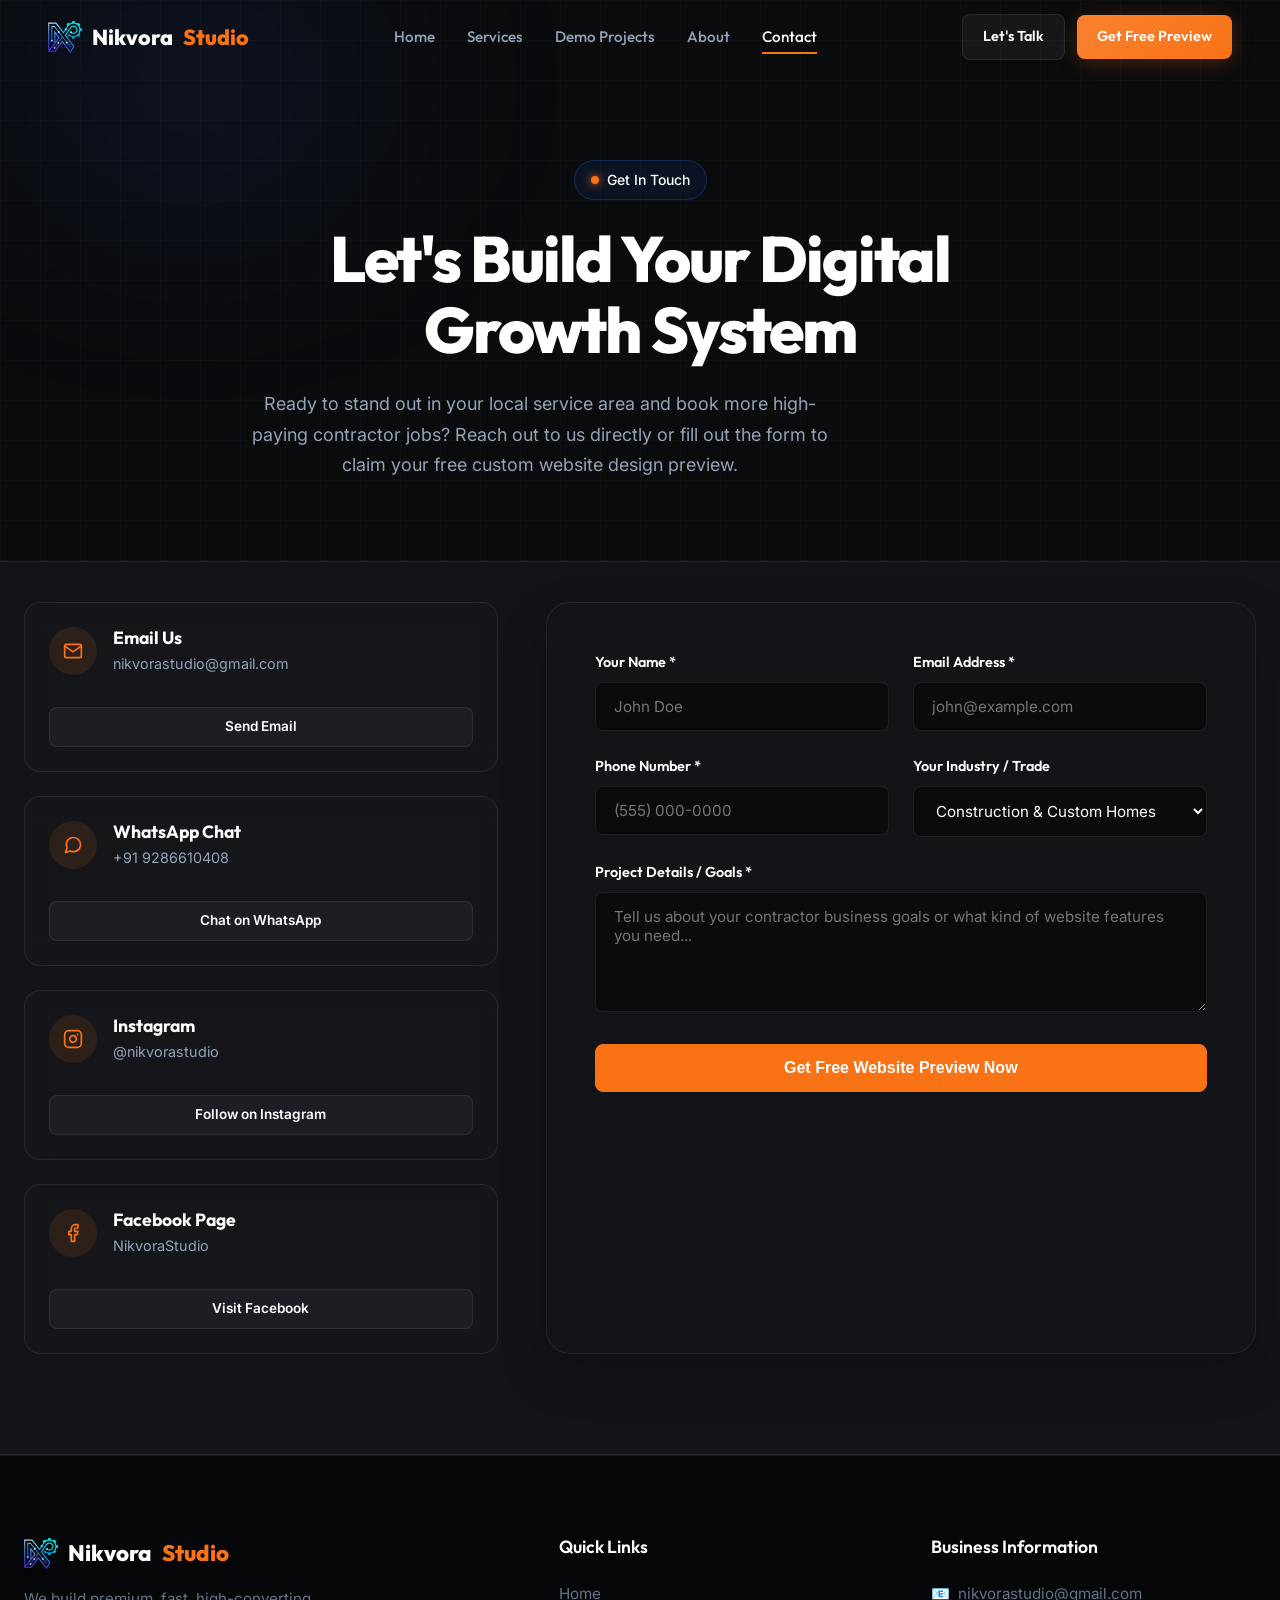
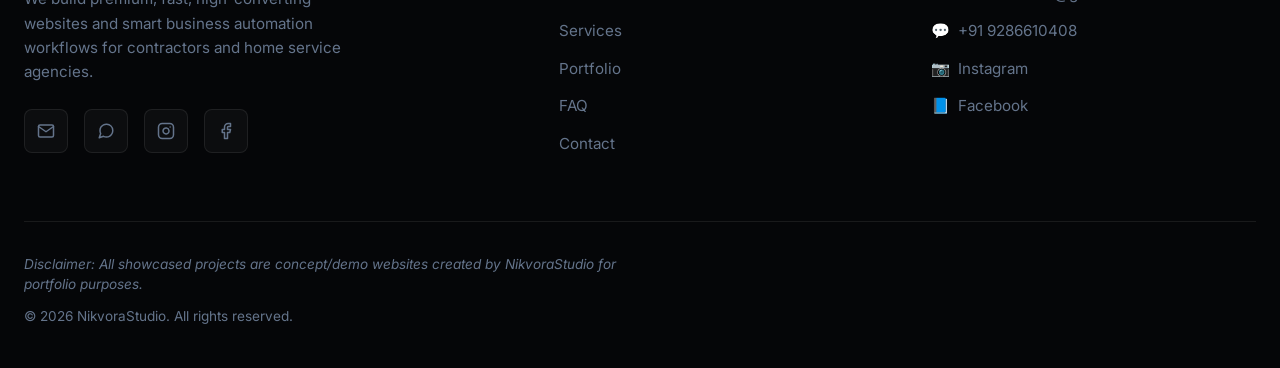
<file: contact.html>
<!DOCTYPE html>
<html lang="en">
<head>
  <meta charset="UTF-8">
  <meta name="viewport" content="width=device-width, initial-scale=1.0">
  <title>Contact Us | Get Free Website Preview - NikvoraStudio</title>
  
  <!-- SEO Meta Tags -->
  <meta name="description" content="Contact NikvoraStudio today to get a free custom website preview and see how our smart automation solutions can grow your contracting business.">
  <link rel="canonical" href="https://nikvorastudio.com/contact.html">
  
  <!-- Open Graph -->
  <meta property="og:type" content="website">
  <meta property="og:url" content="https://nikvorastudio.com/contact.html">
  <meta property="og:title" content="Contact Us | Get Free Website Preview - NikvoraStudio">
  <meta property="og:description" content="Contact NikvoraStudio today to get a free custom website preview and see how our smart automation solutions can grow your contracting business.">
  <meta property="og:image" content="assets/images/stonebridge_mockup.png">

  <!-- Twitter -->
  <meta property="twitter:card" content="summary_large_image">
  <meta property="twitter:url" content="https://nikvorastudio.com/contact.html">
  <meta property="twitter:title" content="Contact Us | Get Free Website Preview - NikvoraStudio">
  <meta property="twitter:description" content="Contact NikvoraStudio today to get a free custom website preview and see how our smart automation solutions can grow your contracting business.">
  <meta property="twitter:image" content="assets/images/stonebridge_mockup.png">

  <!-- Favicon -->
  <link rel="icon" href="assets/icons/favicon.png" type="image/png">
  <link rel="manifest" href="manifest.json">
  <meta name="theme-color" content="#0a0b0d">

  <!-- Security Headers -->
  <meta http-equiv="X-Content-Type-Options" content="nosniff">
  <meta http-equiv="X-Frame-Options" content="DENY">
  <meta name="referrer" content="strict-origin-when-cross-origin">
  <meta http-equiv="Permissions-Policy" content="camera=(), microphone=(), geolocation=()">

  <!-- Stylesheets -->
  <link rel="stylesheet" href="css/style.css?v=1.2">
  <link rel="stylesheet" href="css/animations.css">
  
  <style>
    .form-submit-btn {
      width: 100%;
      background-color: var(--accent-orange);
      border: 1px solid var(--accent-orange);
      color: var(--text-white);
      font-weight: 700;
      font-size: 1rem;
      cursor: pointer;
      padding: 14px;
      border-radius: var(--border-radius-sm);
      transition: var(--transition-smooth);
      display: inline-flex;
      align-items: center;
      justify-content: center;
    }
    .form-submit-btn:hover {
      background-color: var(--accent-orange-hover);
      border-color: var(--accent-orange-hover);
      transform: translateY(-2px);
      box-shadow: 0 8px 20px rgba(var(--accent-orange-raw), 0.25);
    }
    .form-submit-btn:disabled {
      background-color: var(--text-muted);
      border-color: var(--text-muted);
      cursor: not-allowed;
      transform: none;
      box-shadow: none;
    }
    .spinner {
      width: 18px;
      height: 18px;
      border: 2px solid rgba(255,255,255,0.3);
      border-radius: 50%;
      border-top-color: var(--text-white);
      animation: spin 0.8s linear infinite;
      display: inline-block;
    }
    @keyframes spin {
      to { transform: rotate(360deg); }
    }
  </style>
</head>
<body>

  <!-- Skip Navigation (Accessibility) -->
  <a href="#main-content" class="skip-link">Skip to main content</a>

  <!-- Navigation Header -->
  <header>
    <div class="nav-container">
      <a href="index.html" class="logo" aria-label="NikvoraStudio Home">
        <img src="assets/images/logo_icon.png?v=1.1" alt="NikvoraStudio Logo" class="logo-img">
        Nikvora<span>Studio</span>
      </a>
      
      <nav aria-label="Main Navigation">
        <ul class="nav-menu">
          <li><a href="index.html" class="nav-link">Home</a></li>
          <li><a href="services.html" class="nav-link">Services</a></li>
          <li><a href="projects.html" class="nav-link">Demo Projects</a></li>
          <li><a href="about.html" class="nav-link">About</a></li>
          <li><a href="contact.html" class="nav-link active">Contact</a></li>
        </ul>
      </nav>

      <div class="nav-cta">
        <a href="https://wa.me/919286610408" target="_blank" rel="noopener noreferrer" class="btn btn-secondary" style="padding: 10px 20px; font-size: 0.9rem; margin-right: 12px;">Let's Talk</a>
        <a href="contact.html" class="btn btn-primary" style="padding: 10px 20px; font-size: 0.9rem;">Get Free Preview</a>
      </div>

      <button class="menu-toggle" aria-label="Toggle Mobile Menu" aria-expanded="false">
        <span></span>
        <span></span>
        <span></span>
      </button>
    </div>
  </header>

  <!-- Mobile Drawer Menu -->
  <div class="mobile-nav" aria-label="Mobile Navigation">
    <ul class="nav-menu-mobile">
      <li><a href="index.html" class="nav-link">Home</a></li>
      <li><a href="services.html" class="nav-link">Services</a></li>
      <li><a href="projects.html" class="nav-link">Demo Projects</a></li>
      <li><a href="about.html" class="nav-link">About</a></li>
      <li><a href="contact.html" class="nav-link active">Contact</a></li>
    </ul>
    <a href="https://wa.me/917417620570" target="_blank" rel="noopener noreferrer" class="btn btn-secondary" style="width: 100%; margin-bottom: 12px;">Let's Talk</a>
    <a href="contact.html" class="btn btn-primary" style="width: 100%;">Get Free Preview</a>
  </div>

  <!-- Contact Hero Section -->
  <main id="main-content">
  <section class="hero" style="min-height: auto; padding: 160px 0 80px 0;">
    <div class="animated-bg-grid" aria-hidden="true"></div>
    <div class="hero-gradient" aria-hidden="true"></div>
    <div class="container">
      <div style="max-width: 800px; margin: 0 auto; text-align: center;" class="reveal-on-scroll">
        <div class="hero-badge">
          <span></span> Get In Touch
        </div>
        <h1 class="hero-title">Let's Build Your Digital Growth System</h1>
        <p class="hero-desc" style="margin-bottom: 0;">
          Ready to stand out in your local service area and book more high-paying contractor jobs? Reach out to us directly or fill out the form to claim your free custom website design preview.
        </p>
      </div>
    </div>
  </section>

  <!-- Form & Contact Info Section -->
  <section class="section section-alt" style="padding-top: 40px; padding-bottom: 100px;">
    <div class="container">
      <div class="contact-grid">
        
        <!-- Left Side: Contact Methods (Glassmorphism Cards) -->
        <div class="contact-info reveal-on-scroll" style="display: flex; flex-direction: column; gap: 24px;">
          <!-- Card 1: Email -->
          <div class="contact-method-card glass-panel glow-card" style="width: 100%; text-align: left; align-items: flex-start; padding: 24px;">
            <div style="display: flex; align-items: center; gap: 16px; width: 100%;">
              <div class="contact-method-icon" style="flex-shrink: 0; width: 48px; height: 48px;">
                <svg viewBox="0 0 24 24" fill="none" stroke="currentColor" stroke-width="2" stroke-linecap="round" stroke-linejoin="round" aria-hidden="true" style="width: 20px; height: 20px;">
                  <path d="M4 4h16c1.1 0 2 .9 2 2v12c0 1.1-.9 2-2 2H4c-1.1 0-2-.9-2-2V6c0-1.1.9-2 2-2z"></path>
                  <polyline points="22,6 12,13 2,6"></polyline>
                </svg>
              </div>
              <div style="flex-grow: 1;">
                <h3 class="contact-method-title" style="font-size: 1.1rem; margin: 0;">Email Us</h3>
                <p class="contact-method-desc" style="font-size: 0.9rem; margin: 4px 0 0 0; color: var(--text-body);">nikvorastudio@gmail.com</p>
              </div>
            </div>
            <a href="mailto:nikvorastudio@gmail.com" class="contact-method-btn" style="margin-top: 16px; padding: 8px 16px; font-size: 0.85rem;" target="_blank" rel="noopener noreferrer">Send Email</a>
          </div>

          <!-- Card 2: WhatsApp -->
          <div class="contact-method-card glass-panel glow-card" style="width: 100%; text-align: left; align-items: flex-start; padding: 24px;">
            <div style="display: flex; align-items: center; gap: 16px; width: 100%;">
              <div class="contact-method-icon" style="flex-shrink: 0; width: 48px; height: 48px;">
                <svg viewBox="0 0 24 24" fill="none" stroke="currentColor" stroke-width="2" stroke-linecap="round" stroke-linejoin="round" aria-hidden="true" style="width: 20px; height: 20px;">
                  <path d="M21 11.5a8.38 8.38 0 0 1-.9 3.8 8.5 8.5 0 0 1-7.6 4.7 8.38 8.38 0 0 1-3.8-.9L3 21l1.9-5.7a8.38 8.38 0 0 1-.9-3.8 8.5 8.5 0 0 1 4.7-7.6 8.38 8.38 0 0 1 3.8-.9h.5a8.48 8.48 0 0 1 8 8v.5z"></path>
                </svg>
              </div>
              <div style="flex-grow: 1;">
                <h3 class="contact-method-title" style="font-size: 1.1rem; margin: 0;">WhatsApp Chat</h3>
                <p class="contact-method-desc" style="font-size: 0.9rem; margin: 4px 0 0 0; color: var(--text-body);">+91 9286610408</p>
              </div>
            </div>
            <a href="https://wa.me/919286610408" class="contact-method-btn" style="margin-top: 16px; padding: 8px 16px; font-size: 0.85rem;" target="_blank" rel="noopener noreferrer">Chat on WhatsApp</a>
          </div>

          <!-- Card 3: Instagram -->
          <div class="contact-method-card glass-panel glow-card" style="width: 100%; text-align: left; align-items: flex-start; padding: 24px;">
            <div style="display: flex; align-items: center; gap: 16px; width: 100%;">
              <div class="contact-method-icon" style="flex-shrink: 0; width: 48px; height: 48px;">
                <svg viewBox="0 0 24 24" fill="none" stroke="currentColor" stroke-width="2" stroke-linecap="round" stroke-linejoin="round" aria-hidden="true" style="width: 20px; height: 20px;">
                  <rect x="2" y="2" width="20" height="20" rx="5" ry="5"></rect>
                  <path d="M16 11.37A4 4 0 1 1 12.63 8 4 4 0 0 1 16 11.37z"></path>
                  <line x1="17.5" y1="6.5" x2="17.51" y2="6.5"></line>
                </svg>
              </div>
              <div style="flex-grow: 1;">
                <h3 class="contact-method-title" style="font-size: 1.1rem; margin: 0;">Instagram</h3>
                <p class="contact-method-desc" style="font-size: 0.9rem; margin: 4px 0 0 0; color: var(--text-body);">@nikvorastudio</p>
              </div>
            </div>
            <a href="https://www.instagram.com/nikvorastudio?igsh=MWVzdHZkODl2YmxhbA==" class="contact-method-btn" style="margin-top: 16px; padding: 8px 16px; font-size: 0.85rem;" target="_blank" rel="noopener noreferrer">Follow on Instagram</a>
          </div>

          <!-- Card 4: Facebook -->
          <div class="contact-method-card glass-panel glow-card" style="width: 100%; text-align: left; align-items: flex-start; padding: 24px;">
            <div style="display: flex; align-items: center; gap: 16px; width: 100%;">
              <div class="contact-method-icon" style="flex-shrink: 0; width: 48px; height: 48px;">
                <svg viewBox="0 0 24 24" fill="none" stroke="currentColor" stroke-width="2" stroke-linecap="round" stroke-linejoin="round" aria-hidden="true" style="width: 20px; height: 20px;">
                  <path d="M18 2h-3a5 5 0 0 0-5 5v3H7v4h3v8h4v-8h3l1-4h-4V7a1 1 0 0 1 1-1h3z"></path>
                </svg>
              </div>
              <div style="flex-grow: 1;">
                <h3 class="contact-method-title" style="font-size: 1.1rem; margin: 0;">Facebook Page</h3>
                <p class="contact-method-desc" style="font-size: 0.9rem; margin: 4px 0 0 0; color: var(--text-body);">NikvoraStudio</p>
              </div>
            </div>
            <a href="https://www.facebook.com/share/192GJzBJwP/" class="contact-method-btn" style="margin-top: 16px; padding: 8px 16px; font-size: 0.85rem;" target="_blank" rel="noopener noreferrer">Visit Facebook</a>
          </div>
        </div>

        <!-- Right Side: Lead Intake Form -->
        <div class="contact-form-wrapper reveal-on-scroll">
          <form id="nikvora-contact-form" autocomplete="on">
            <div class="form-row">
              <div class="form-group">
                <label for="name">Your Name *</label>
                <input type="text" id="name" placeholder="John Doe" class="form-control" autocomplete="name" required>
              </div>
              <div class="form-group">
                <label for="email">Email Address *</label>
                <input type="email" id="email" placeholder="john@example.com" class="form-control" autocomplete="email" required>
              </div>
            </div>
            
            <div class="form-row">
              <div class="form-group">
                <label for="phone">Phone Number *</label>
                <input type="tel" id="phone" placeholder="(555) 000-0000" class="form-control" autocomplete="tel" required>
              </div>
              <div class="form-group">
                <label for="service">Your Industry / Trade</label>
                <select id="service" class="form-control">
                  <option value="construction">Construction & Custom Homes</option>
                  <option value="roofing">Roofing Services</option>
                  <option value="remodeling">Home Remodeling & Design</option>
                  <option value="plumbing">Plumbing Services</option>
                  <option value="landscaping">Landscaping & Design</option>
                  <option value="electrical">Electrical Contractor</option>
                  <option value="other">Other Home Services</option>
                </select>
              </div>
            </div>
            
            <div class="form-group">
              <label for="message">Project Details / Goals *</label>
              <textarea id="message" placeholder="Tell us about your contractor business goals or what kind of website features you need..." class="form-control" required></textarea>
            </div>
            
            <button type="submit" class="form-submit-btn">Get Free Website Preview Now</button>
          </form>

          <!-- Form Success State Block -->
          <div id="form-success" class="form-success-message">
            <div class="form-success-icon" aria-hidden="true">
              <svg viewBox="0 0 24 24" fill="none" stroke="currentColor" stroke-width="3">
                <polyline points="20 6 9 17 4 12"></polyline>
              </svg>
            </div>
            <h3 style="font-weight: 800;">Free Preview Request Sent!</h3>
            <p style="color: var(--text-body); max-width: 500px; margin: 0 auto; line-height: 1.6;">
              Thank you for reaching out. We are already analyzing your local trade area. Our team will contact you within 24 hours with your custom website design preview draft.
            </p>
          </div>
        </div>

      </div>
    </div>
  </section>

  <!-- Footer -->
  <footer>
    <div class="container">
      <div class="footer-grid">
        <div class="footer-brand">
          <a href="index.html" class="logo" aria-label="NikvoraStudio Home" style="font-size: 1.4rem;">
            <img src="assets/images/logo_icon.png?v=1.1" alt="NikvoraStudio Logo" class="logo-img" style="height: 32px;">
            Nikvora<span>Studio</span>
          </a>
          <p>We build premium, fast, high-converting websites and smart business automation workflows for contractors and home service agencies.</p>
          
          <div class="social-icons-row" style="margin-top: 24px;">
            <a href="mailto:nikvorastudio@gmail.com" class="social-btn" target="_blank" rel="noopener noreferrer" aria-label="Send Email">
              <svg viewBox="0 0 24 24" fill="none" stroke="currentColor" stroke-width="2" stroke-linecap="round" stroke-linejoin="round"><path d="M4 4h16c1.1 0 2 .9 2 2v12c0 1.1-.9 2-2 2H4c-1.1 0-2-.9-2-2V6c0-1.1.9-2 2-2z"></path><polyline points="22,6 12,13 2,6"></polyline></svg>
            </a>
            <a href="https://wa.me/919286610408" class="social-btn" target="_blank" rel="noopener noreferrer" aria-label="Chat on WhatsApp">
              <svg viewBox="0 0 24 24" fill="none" stroke="currentColor" stroke-width="2" stroke-linecap="round" stroke-linejoin="round"><path d="M21 11.5a8.38 8.38 0 0 1-.9 3.8 8.5 8.5 0 0 1-7.6 4.7 8.38 8.38 0 0 1-3.8-.9L3 21l1.9-5.7a8.38 8.38 0 0 1-.9-3.8 8.5 8.5 0 0 1 4.7-7.6 8.38 8.38 0 0 1 3.8-.9h.5a8.48 8.48 0 0 1 8 8v.5z"></path></svg>
            </a>
            <a href="https://www.instagram.com/nikvorastudio?igsh=MWVzdHZkODl2YmxhbA==" class="social-btn" target="_blank" rel="noopener noreferrer" aria-label="Follow on Instagram">
              <svg viewBox="0 0 24 24" fill="none" stroke="currentColor" stroke-width="2" stroke-linecap="round" stroke-linejoin="round"><rect x="2" y="2" width="20" height="20" rx="5" ry="5"></rect><path d="M16 11.37A4 4 0 1 1 12.63 8 4 4 0 0 1 16 11.37z"></path><line x1="17.5" y1="6.5" x2="17.51" y2="6.5"></line></svg>
            </a>
            <a href="https://www.facebook.com/share/192GJzBJwP/" class="social-btn" target="_blank" rel="noopener noreferrer" aria-label="Visit Facebook">
              <svg viewBox="0 0 24 24" fill="none" stroke="currentColor" stroke-width="2" stroke-linecap="round" stroke-linejoin="round"><path d="M18 2h-3a5 5 0 0 0-5 5v3H7v4h3v8h4v-8h3l1-4h-4V7a1 1 0 0 1 1-1h3z"></path></svg>
            </a>
          </div>
        </div>

        <div class="footer-nav">
          <h4>Quick Links</h4>
          <ul>
            <li><a href="index.html">Home</a></li>
            <li><a href="services.html">Services</a></li>
            <li><a href="projects.html">Portfolio</a></li>
            <li><a href="services.html#faq">FAQ</a></li>
            <li><a href="contact.html">Contact</a></li>
          </ul>
        </div>

        <div class="footer-nav">
          <h4>Business Information</h4>
          <ul>
            <li><a href="mailto:nikvorastudio@gmail.com"><span style="margin-right: 8px;">📧</span>nikvorastudio@gmail.com</a></li>
            <li><a href="https://wa.me/919286610408" target="_blank" rel="noopener noreferrer"><span style="margin-right: 8px;">💬</span>+91 9286610408</a></li>
            <li><a href="https://www.instagram.com/nikvorastudio?igsh=MWVzdHZkODl2YmxhbA==" target="_blank" rel="noopener noreferrer"><span style="margin-right: 8px;">📷</span>Instagram</a></li>
            <li><a href="https://www.facebook.com/share/192GJzBJwP/" target="_blank" rel="noopener noreferrer"><span style="margin-right: 8px;">📘</span>Facebook</a></li>
          </ul>
        </div>
      </div>

      <div class="footer-bottom">
        <div>
          <p class="footer-disclaimer">Disclaimer: All showcased projects are concept/demo websites created by NikvoraStudio for portfolio purposes.</p>
          <p style="margin-top: 12px;">&copy; 2026 NikvoraStudio. All rights reserved.</p>
        </div>
      </div>
    </div>
  </footer>
  </main>

  <!-- Scripts -->
  <script src="js/main.js"></script>
</body>
</html>
</file>
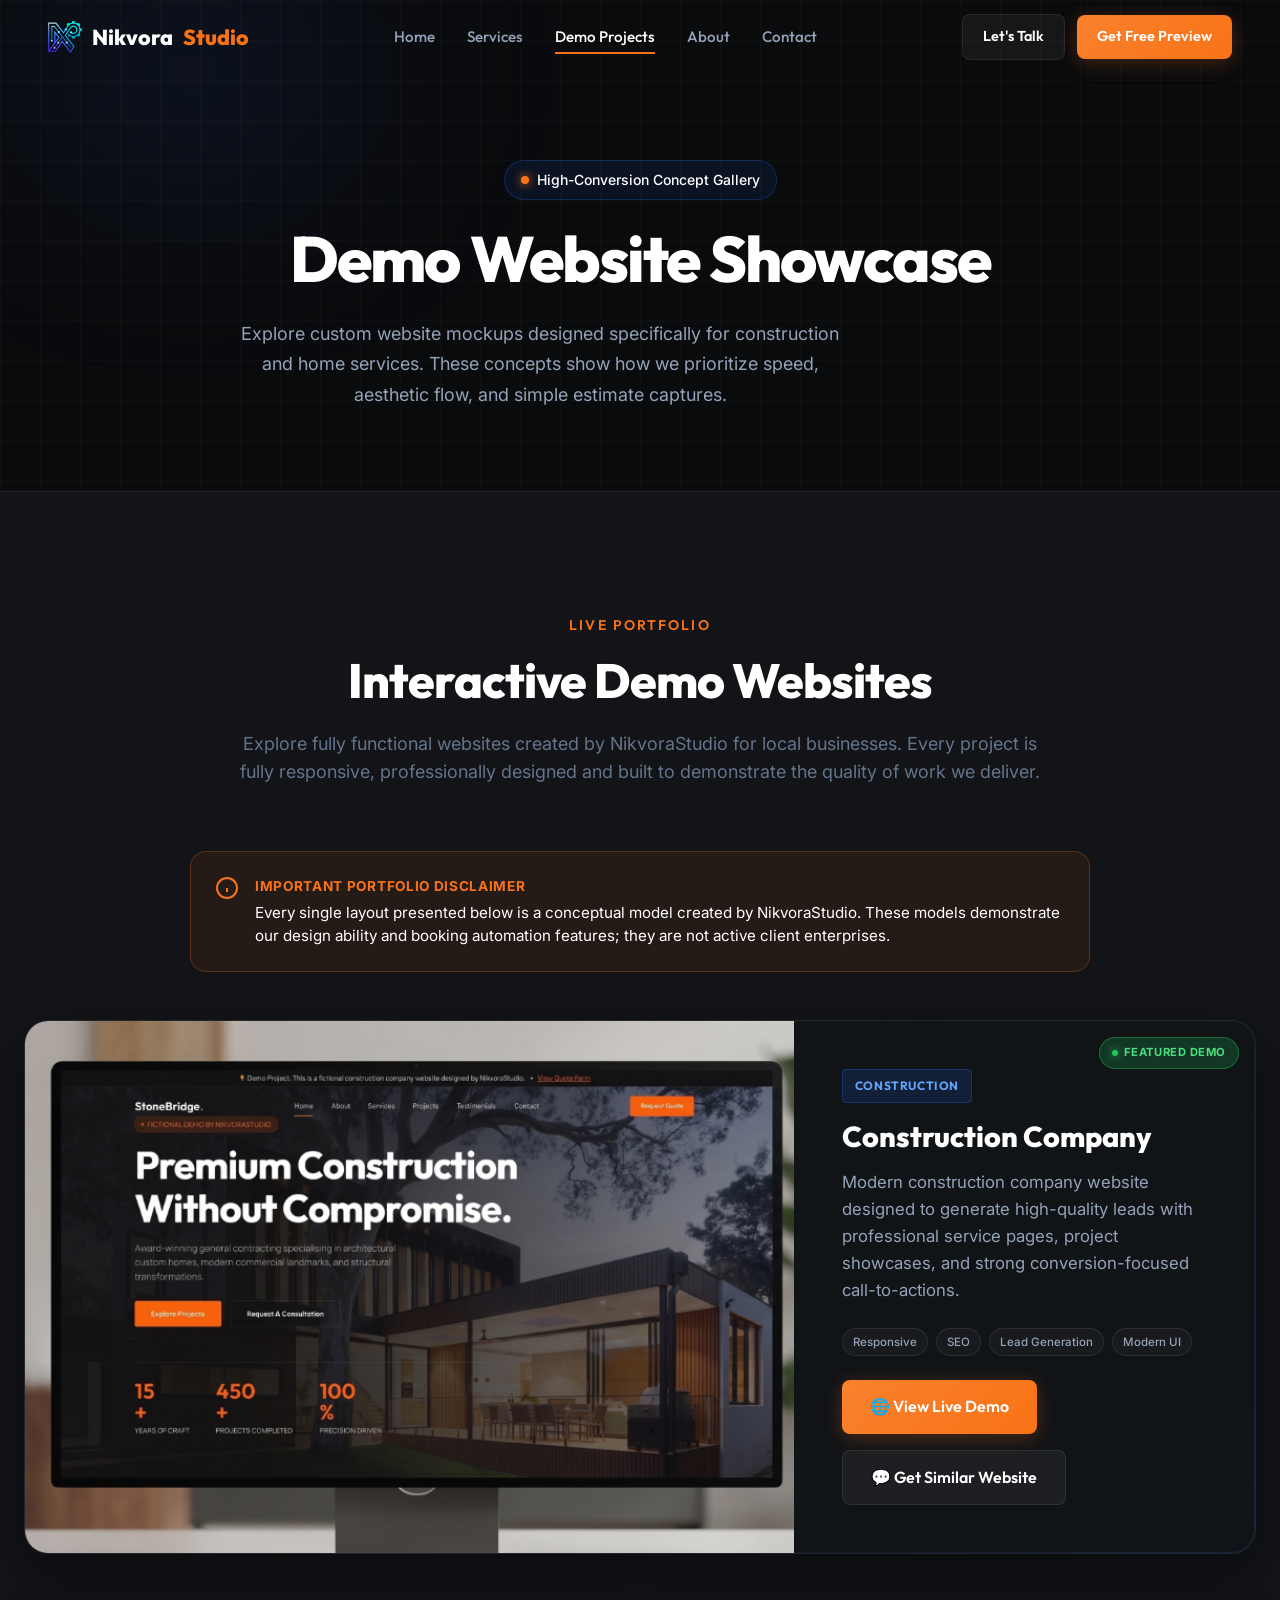
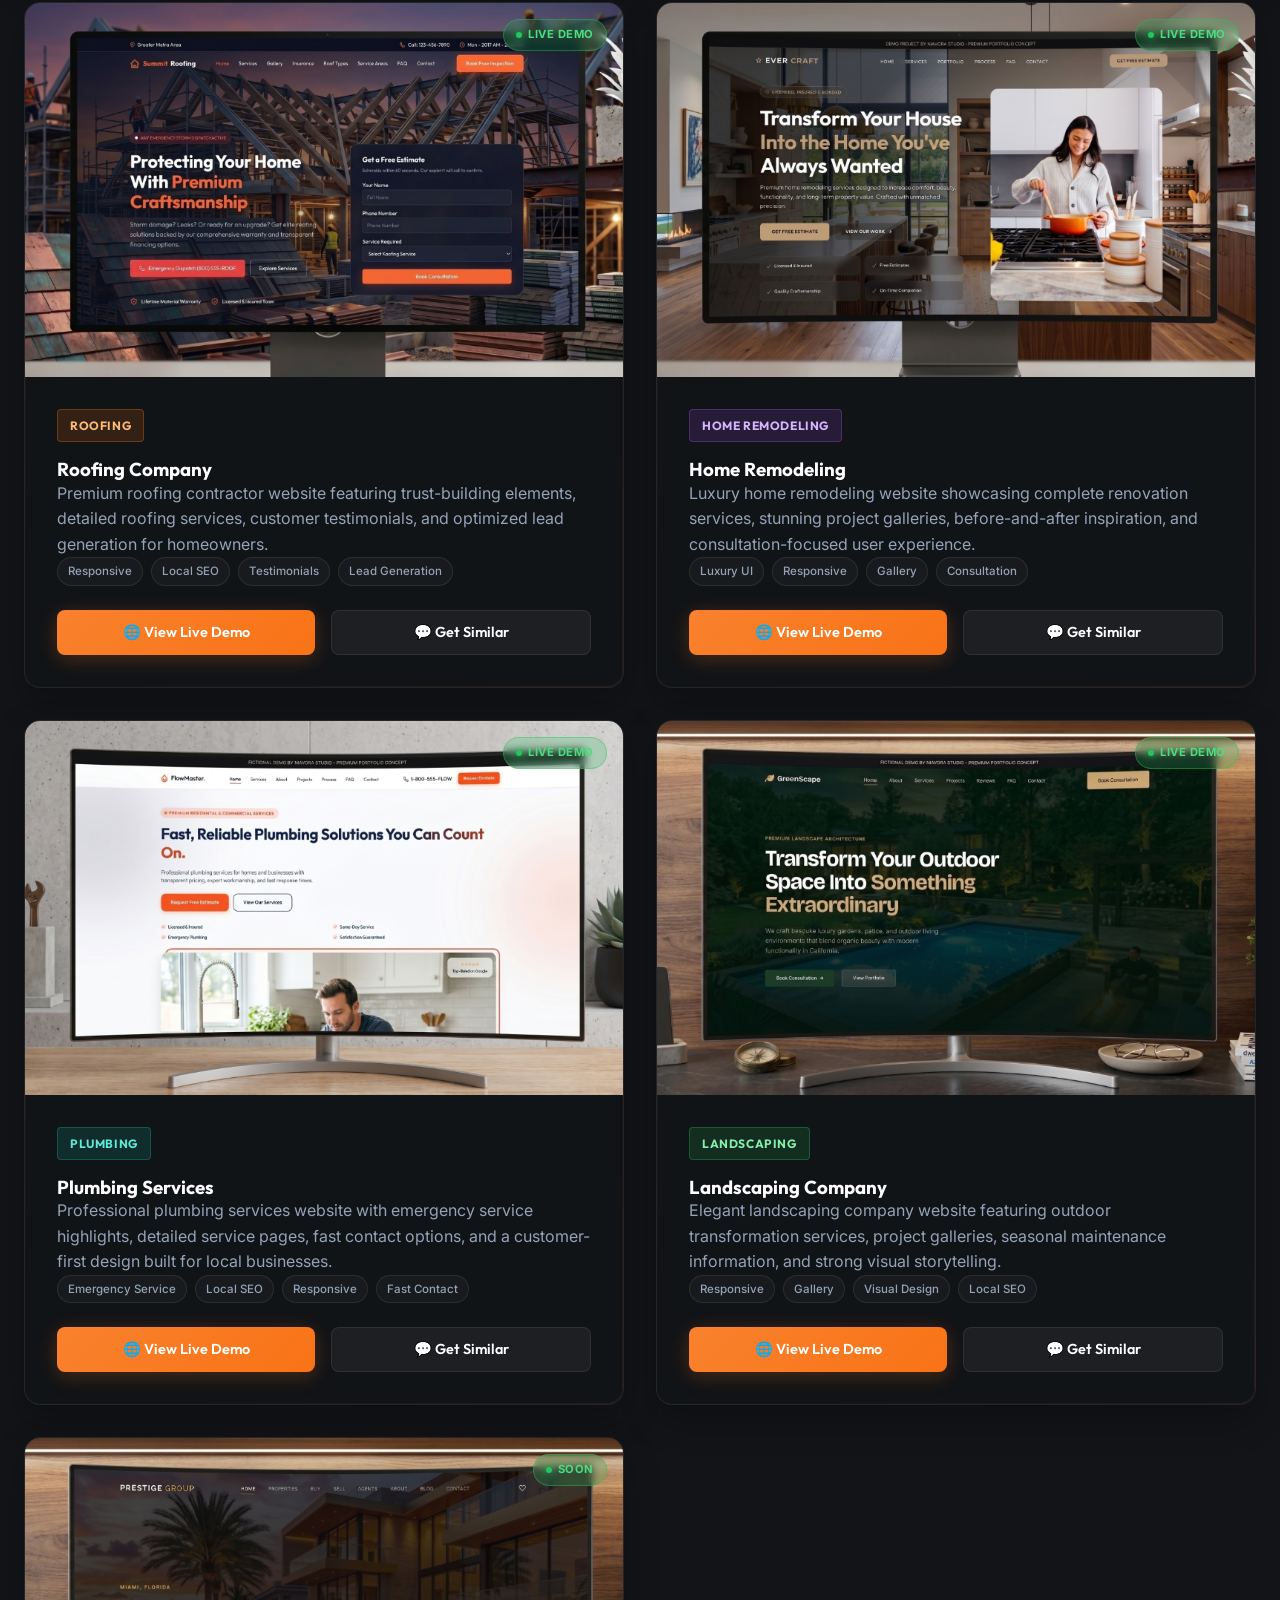
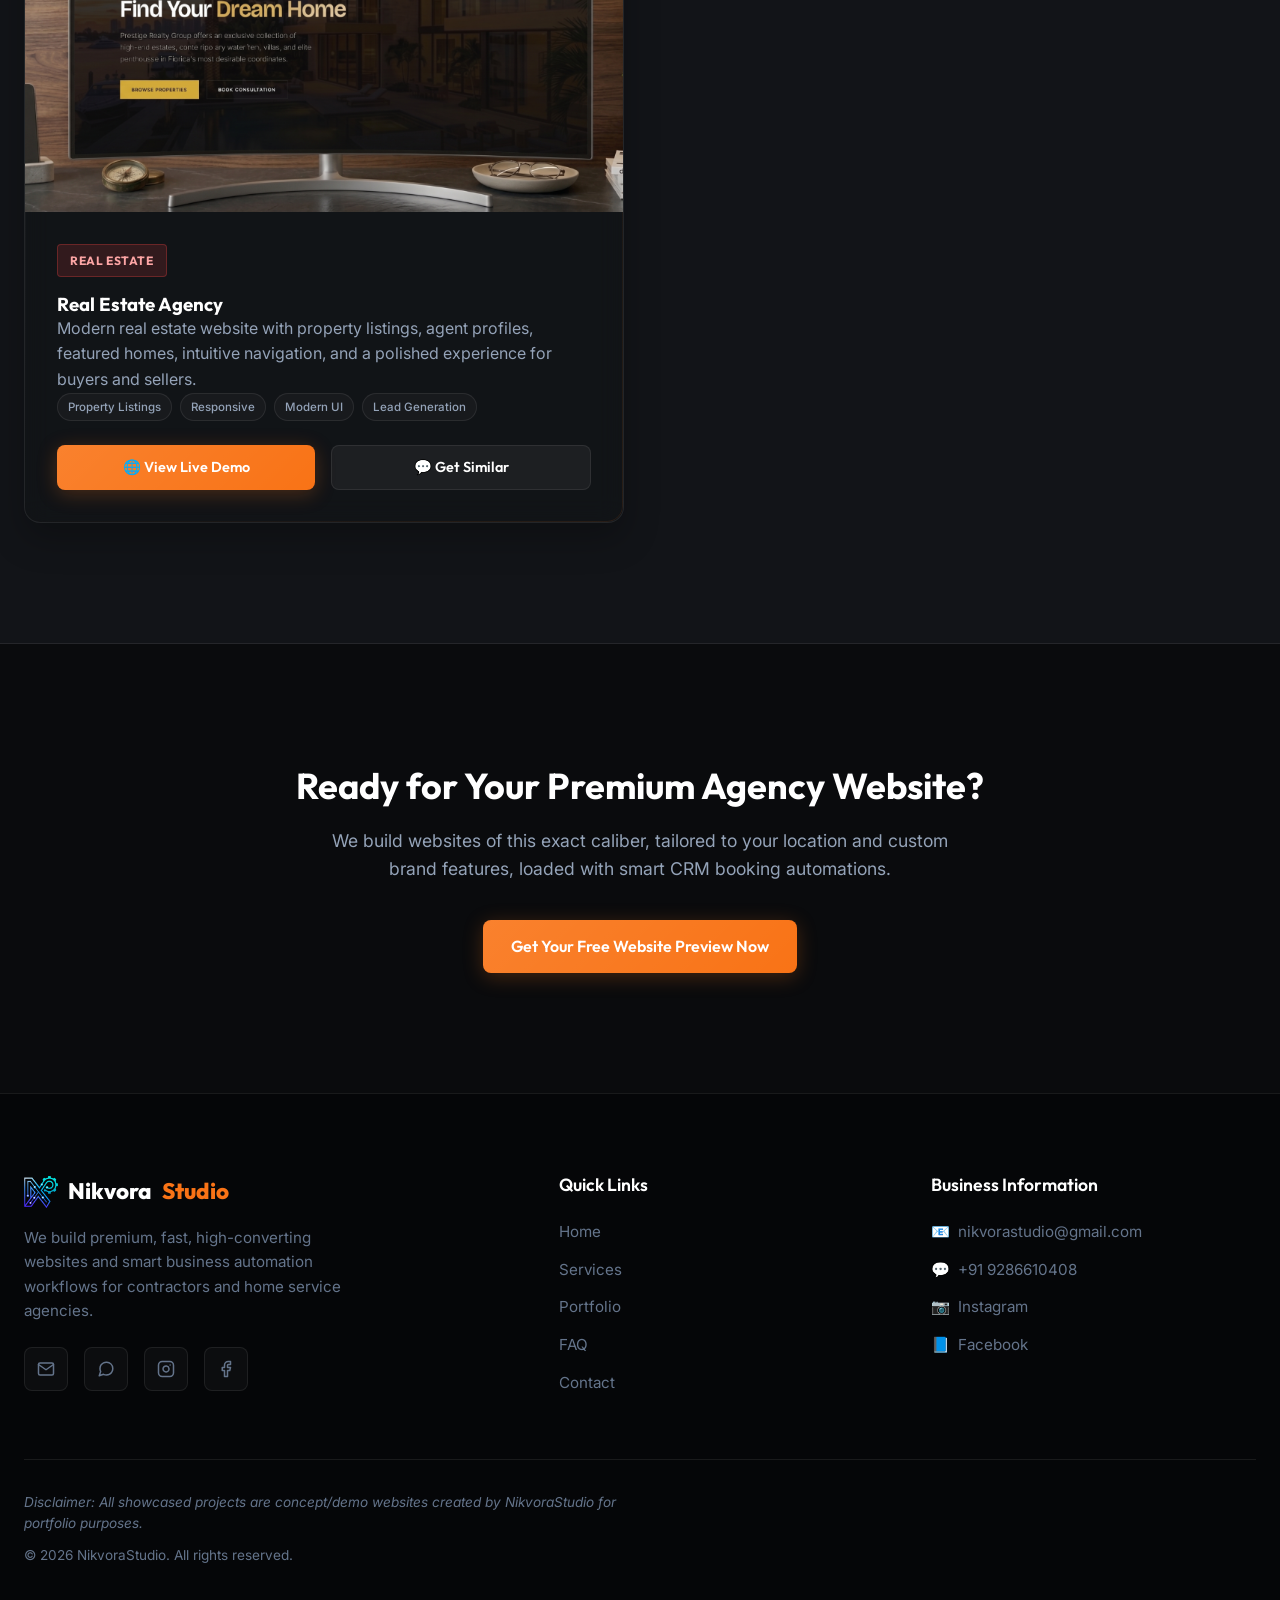
<file: projects.html>
<!DOCTYPE html>
<html lang="en">
<head>
  <meta charset="UTF-8">
  <meta name="viewport" content="width=device-width, initial-scale=1.0">
  <title>Demo Projects | Concept Website Portfolio - NikvoraStudio</title>
  
  <!-- SEO Meta Tags -->
  <meta name="description" content="Browse NikvoraStudio's concept portfolio showcasing modern web designs for construction, roofing, remodeling, plumbing, landscaping, and electrical contractors. Premium demo sites.">
  <link rel="canonical" href="https://nikvorastudio.com/projects.html">
  
  <!-- Open Graph -->
  <meta property="og:type" content="website">
  <meta property="og:url" content="https://nikvorastudio.com/projects.html">
  <meta property="og:title" content="Demo Projects | Concept Website Portfolio - NikvoraStudio">
  <meta property="og:description" content="Browse NikvoraStudio's concept portfolio showcasing modern web designs for construction, roofing, remodeling, plumbing, landscaping, and electrical contractors.">
  <meta property="og:image" content="assets/images/stonebridge_mockup.png">

  <!-- Twitter -->
  <meta property="twitter:card" content="summary_large_image">
  <meta property="twitter:url" content="https://nikvorastudio.com/projects.html">
  <meta property="twitter:title" content="Demo Projects | Concept Website Portfolio - NikvoraStudio">
  <meta property="twitter:description" content="Browse NikvoraStudio's concept portfolio showcasing modern web designs for construction, roofing, remodeling, plumbing, landscaping, and electrical contractors.">
  <meta property="twitter:image" content="assets/images/stonebridge_mockup.png">

  <!-- Favicon -->
  <link rel="icon" href="assets/icons/favicon.png" type="image/png">
  <link rel="manifest" href="manifest.json">
  <meta name="theme-color" content="#0a0b0d">

  <!-- Security Headers -->
  <meta http-equiv="X-Content-Type-Options" content="nosniff">
  <meta http-equiv="X-Frame-Options" content="DENY">
  <meta name="referrer" content="strict-origin-when-cross-origin">
  <meta http-equiv="Permissions-Policy" content="camera=(), microphone=(), geolocation=()">

  <!-- Stylesheets -->
  <link rel="stylesheet" href="css/style.css?v=1.2">
  <link rel="stylesheet" href="css/animations.css">
  
  <!-- Projects specific overrides -->
  <style>
    .disclaimer-banner {
      background-color: rgba(249, 115, 22, 0.08);
      border: 1px solid rgba(249, 115, 22, 0.25);
      border-radius: var(--border-radius-md);
      padding: 24px;
      margin-bottom: 48px;
      display: flex;
      gap: 16px;
      align-items: flex-start;
      max-width: 900px;
      margin-left: auto;
      margin-right: auto;
    }
    .disclaimer-banner svg {
      color: var(--accent-orange);
      flex-shrink: 0;
      width: 24px;
      height: 24px;
    }
    .disclaimer-banner p {
      font-size: 0.95rem;
      color: var(--text-white);
      line-height: 1.5;
    }
  </style>
</head>
<body>

  <!-- Skip Navigation (Accessibility) -->
  <a href="#main-content" class="skip-link">Skip to main content</a>

  <!-- Navigation Header -->
  <header>
    <div class="nav-container">
      <a href="index.html" class="logo" aria-label="NikvoraStudio Home">
        <img src="assets/images/logo_icon.png?v=1.1" alt="NikvoraStudio Logo" class="logo-img">
        Nikvora<span>Studio</span>
      </a>
      
      <nav aria-label="Main Navigation">
        <ul class="nav-menu">
          <li><a href="index.html" class="nav-link">Home</a></li>
          <li><a href="services.html" class="nav-link">Services</a></li>
          <li><a href="projects.html" class="nav-link active">Demo Projects</a></li>
          <li><a href="about.html" class="nav-link">About</a></li>
          <li><a href="contact.html" class="nav-link">Contact</a></li>
        </ul>
      </nav>

      <div class="nav-cta">
        <a href="https://wa.me/919286610408" target="_blank" rel="noopener noreferrer" class="btn btn-secondary" style="padding: 10px 20px; font-size: 0.9rem; margin-right: 12px;">Let's Talk</a>
        <a href="contact.html" class="btn btn-primary" style="padding: 10px 20px; font-size: 0.9rem;">Get Free Preview</a>
      </div>

      <button class="menu-toggle" aria-label="Toggle Mobile Menu" aria-expanded="false">
        <span></span>
        <span></span>
        <span></span>
      </button>
    </div>
  </header>

  <!-- Mobile Drawer Menu -->
  <div class="mobile-nav" aria-label="Mobile Navigation">
    <ul class="nav-menu-mobile">
      <li><a href="index.html" class="nav-link">Home</a></li>
      <li><a href="services.html" class="nav-link">Services</a></li>
      <li><a href="projects.html" class="nav-link active">Demo Projects</a></li>
      <li><a href="about.html" class="nav-link">About</a></li>
      <li><a href="contact.html" class="nav-link">Contact</a></li>
    </ul>
    <a href="https://wa.me/917417620570" target="_blank" rel="noopener noreferrer" class="btn btn-secondary" style="width: 100%; margin-bottom: 12px;">Let's Talk</a>
    <a href="contact.html" class="btn btn-primary" style="width: 100%;">Get Free Preview</a>
  </div>

  <!-- Projects Hero -->
  <main id="main-content">
  <section class="hero" style="min-height: auto; padding: 160px 0 80px 0;">
    <div class="animated-bg-grid" aria-hidden="true"></div>
    <div class="hero-gradient" aria-hidden="true"></div>
    <div class="container">
      <div style="max-width: 800px; margin: 0 auto; text-align: center;" class="reveal-on-scroll">
        <div class="hero-badge">
          <span></span> High-Conversion Concept Gallery
        </div>
        <h1 class="hero-title">Demo Website Showcase</h1>
        <p class="hero-desc" style="margin-bottom: 0;">
          Explore custom website mockups designed specifically for construction and home services. These concepts show how we prioritize speed, aesthetic flow, and simple estimate captures.
        </p>
      </div>
    </div>
  </section>

  <!-- Live Demo Projects Section -->
  <section class="section section-alt" id="gallery">
    <div class="container">
      <div class="portfolio-header reveal-on-scroll">
        <span class="section-tag">Live Portfolio</span>
        <h2 class="section-title">Interactive Demo Websites</h2>
        <p class="section-subtitle">Explore fully functional websites created by NikvoraStudio for local businesses. Every project is fully responsive, professionally designed and built to demonstrate the quality of work we deliver.</p>
      </div>

      <!-- Portfolio Disclaimer Banner -->
      <div class="disclaimer-banner reveal-on-scroll" role="note">
        <svg viewBox="0 0 24 24" fill="none" stroke="currentColor" stroke-width="2" aria-hidden="true"><circle cx="12" cy="12" r="10"/><line x1="12" y1="16" x2="12" y2="12"/><line x1="12" y1="8" x2="12.01" y2="8"/></svg>
        <div>
          <strong style="color: var(--accent-orange); display: block; margin-bottom: 4px; text-transform: uppercase; font-size: 0.85rem; letter-spacing: 0.05em;">Important Portfolio Disclaimer</strong>
          <p>Every single layout presented below is a conceptual model created by NikvoraStudio. These models demonstrate our design ability and booking automation features; they are not active client enterprises.</p>
        </div>
      </div>

      <!-- Featured Project: Construction Company -->
      <div class="project-featured reveal-on-scroll">
        <div class="project-featured-card">
          <div class="live-demo-badge"><span></span>Featured Demo</div>
          <a href="https://construction-company-demo-nikvorastudio.vercel.app/" target="_blank" rel="noopener noreferrer" class="project-img-link" aria-label="View Construction Company Live Demo">
            <img src="assets/images/portfolio_construction.png" alt="Construction Company Demo Screenshot" class="project-img" loading="lazy">
          </a>
          <div class="project-featured-info">
            <span class="industry-badge construction">Construction</span>
            <h3 style="font-size: 1.8rem; margin-bottom: 16px; font-weight: 800;">Construction Company</h3>
            <p style="margin-bottom: 24px; font-size: 1.05rem;">Modern construction company website designed to generate high-quality leads with professional service pages, project showcases, and strong conversion-focused call-to-actions.</p>
            <div class="tech-tags">
              <span class="tech-tag">Responsive</span>
              <span class="tech-tag">SEO</span>
              <span class="tech-tag">Lead Generation</span>
              <span class="tech-tag">Modern UI</span>
            </div>
            <div class="btn-group">
              <a href="https://construction-company-demo-nikvorastudio.vercel.app/" target="_blank" rel="noopener noreferrer" class="btn btn-primary">🌐 View Live Demo</a>
              <a href="https://wa.me/919286610408?text=Hi%20NikvoraStudio,%20I%20visited%20your%20demo%20website%20and%20I'd%20like%20a%20similar%20website%20for%20my%20business." target="_blank" rel="noopener noreferrer" class="btn btn-secondary">💬 Get Similar Website</a>
            </div>
          </div>
        </div>
      </div>

      <!-- Grid of Projects (Roofing, Remodeling, Plumbing, Landscaping, Real Estate) -->
      <div class="projects-grid">
        <!-- Project 2: Roofing Company -->
        <div class="project-card reveal-on-scroll">
          <div class="live-demo-badge"><span></span>Live Demo</div>
          <a href="https://roofing-company-demo.vercel.app/" target="_blank" rel="noopener noreferrer" class="project-img-link" aria-label="View Roofing Company Live Demo">
            <img src="assets/images/portfolio_roofing.jpg" alt="Roofing Company Demo Screenshot" class="project-img" loading="lazy">
          </a>
          <div class="project-info">
            <span class="industry-badge roofing">Roofing</span>
            <h3 style="font-weight: 700;">Roofing Company</h3>
            <p>Premium roofing contractor website featuring trust-building elements, detailed roofing services, customer testimonials, and optimized lead generation for homeowners.</p>
            <div class="tech-tags">
              <span class="tech-tag">Responsive</span>
              <span class="tech-tag">Local SEO</span>
              <span class="tech-tag">Testimonials</span>
              <span class="tech-tag">Lead Generation</span>
            </div>
            <div class="btn-group" style="margin-top: auto;">
              <a href="https://roofing-company-demo.vercel.app/" target="_blank" rel="noopener noreferrer" class="btn btn-primary" style="flex: 1; padding: 10px 16px; font-size: 0.9rem;">🌐 View Live Demo</a>
              <a href="https://wa.me/919286610408?text=Hi%20NikvoraStudio,%20I%20visited%20your%20demo%20website%20and%20I'd%20like%20a%20similar%20website%20for%20my%20business." target="_blank" rel="noopener noreferrer" class="btn btn-secondary" style="flex: 1; padding: 10px 16px; font-size: 0.9rem;">💬 Get Similar</a>
            </div>
          </div>
        </div>

        <!-- Project 3: Home Remodeling -->
        <div class="project-card reveal-on-scroll reveal-delay-100">
          <div class="live-demo-badge"><span></span>Live Demo</div>
          <a href="https://home-remodelingdemo-eight.vercel.app/" target="_blank" rel="noopener noreferrer" class="project-img-link" aria-label="View Home Remodeling Live Demo">
            <img src="assets/images/portfolio_remodeling.png" alt="Home Remodeling Demo Screenshot" class="project-img" loading="lazy">
          </a>
          <div class="project-info">
            <span class="industry-badge remodeling">Home Remodeling</span>
            <h3 style="font-weight: 700;">Home Remodeling</h3>
            <p>Luxury home remodeling website showcasing complete renovation services, stunning project galleries, before-and-after inspiration, and consultation-focused user experience.</p>
            <div class="tech-tags">
              <span class="tech-tag">Luxury UI</span>
              <span class="tech-tag">Responsive</span>
              <span class="tech-tag">Gallery</span>
              <span class="tech-tag">Consultation</span>
            </div>
            <div class="btn-group" style="margin-top: auto;">
              <a href="https://home-remodelingdemo-eight.vercel.app/" target="_blank" rel="noopener noreferrer" class="btn btn-primary" style="flex: 1; padding: 10px 16px; font-size: 0.9rem;">🌐 View Live Demo</a>
              <a href="https://wa.me/917417620570?text=Hi%20NikvoraStudio,%20I%20visited%20your%20demo%20website%20and%20I'd%20like%20a%20similar%20website%20for%20my%20business." target="_blank" rel="noopener noreferrer" class="btn btn-secondary" style="flex: 1; padding: 10px 16px; font-size: 0.9rem;">💬 Get Similar</a>
            </div>
          </div>
        </div>

        <!-- Project 4: Plumbing Services -->
        <div class="project-card reveal-on-scroll">
          <div class="live-demo-badge"><span></span>Live Demo</div>
          <a href="https://plumbing-demo-nu.vercel.app/" target="_blank" rel="noopener noreferrer" class="project-img-link" aria-label="View Plumbing Services Live Demo">
            <img src="assets/images/portfolio_plumbing.png" alt="Plumbing Services Demo Screenshot" class="project-img" loading="lazy">
          </a>
          <div class="project-info">
            <span class="industry-badge plumbing">Plumbing</span>
            <h3 style="font-weight: 700;">Plumbing Services</h3>
            <p>Professional plumbing services website with emergency service highlights, detailed service pages, fast contact options, and a customer-first design built for local businesses.</p>
            <div class="tech-tags">
              <span class="tech-tag">Emergency Service</span>
              <span class="tech-tag">Local SEO</span>
              <span class="tech-tag">Responsive</span>
              <span class="tech-tag">Fast Contact</span>
            </div>
            <div class="btn-group" style="margin-top: auto;">
              <a href="https://plumbing-demo-nu.vercel.app/" target="_blank" rel="noopener noreferrer" class="btn btn-primary" style="flex: 1; padding: 10px 16px; font-size: 0.9rem;">🌐 View Live Demo</a>
              <a href="https://wa.me/919286610408?text=Hi%20NikvoraStudio,%20I%20visited%20your%20demo%20website%20and%20I'd%20like%20a%20similar%20website%20for%20my%20business." target="_blank" rel="noopener noreferrer" class="btn btn-secondary" style="flex: 1; padding: 10px 16px; font-size: 0.9rem;">💬 Get Similar</a>
            </div>
          </div>
        </div>

        <!-- Project 5: Landscaping Company -->
        <div class="project-card reveal-on-scroll reveal-delay-100">
          <div class="live-demo-badge"><span></span>Live Demo</div>
          <a href="https://landscaping-demo-olive.vercel.app/" target="_blank" rel="noopener noreferrer" class="project-img-link" aria-label="View Landscaping Company Live Demo">
            <img src="assets/images/portfolio_landscaping.jpg" alt="Landscaping Company Demo Screenshot" class="project-img" loading="lazy">
          </a>
          <div class="project-info">
            <span class="industry-badge landscaping">Landscaping</span>
            <h3 style="font-weight: 700;">Landscaping Company</h3>
            <p>Elegant landscaping company website featuring outdoor transformation services, project galleries, seasonal maintenance information, and strong visual storytelling.</p>
            <div class="tech-tags">
              <span class="tech-tag">Responsive</span>
              <span class="tech-tag">Gallery</span>
              <span class="tech-tag">Visual Design</span>
              <span class="tech-tag">Local SEO</span>
            </div>
            <div class="btn-group" style="margin-top: auto;">
              <a href="https://landscaping-demo-olive.vercel.app/" target="_blank" rel="noopener noreferrer" class="btn btn-primary" style="flex: 1; padding: 10px 16px; font-size: 0.9rem;">🌐 View Live Demo</a>
              <a href="https://wa.me/917417620570?text=Hi%20NikvoraStudio,%20I%20visited%20your%20demo%20website%20and%20I'd%20like%20a%20similar%20website%20for%20my%20business." target="_blank" rel="noopener noreferrer" class="btn btn-secondary" style="flex: 1; padding: 10px 16px; font-size: 0.9rem;">💬 Get Similar</a>
            </div>
          </div>
        </div>

        <!-- Project 6: Real Estate Agency -->
        <div class="project-card reveal-on-scroll">
          <div class="live-demo-badge"><span></span>Soon</div>
          <a href="https://real-estate-demo-xi-six.vercel.app/" target="_blank" rel="noopener noreferrer" class="project-img-link" aria-label="View Real Estate Agency Live Demo">
            <img src="assets/images/portfolio_realestate.png" alt="Real Estate Agency Demo Screenshot" class="project-img" loading="lazy">
          </a>
          <div class="project-info">
            <span class="industry-badge realestate">Real Estate</span>
            <h3 style="font-weight: 700;">Real Estate Agency</h3>
            <p>Modern real estate website with property listings, agent profiles, featured homes, intuitive navigation, and a polished experience for buyers and sellers.</p>
            <div class="tech-tags">
              <span class="tech-tag">Property Listings</span>
              <span class="tech-tag">Responsive</span>
              <span class="tech-tag">Modern UI</span>
              <span class="tech-tag">Lead Generation</span>
            </div>
            <div class="btn-group" style="margin-top: auto;">
              <a href="https://real-estate-demo-xi-six.vercel.app/" target="_blank" rel="noopener noreferrer" class="btn btn-primary" style="flex: 1; padding: 10px 16px; font-size: 0.9rem;">🌐 View Live Demo</a>
              <a href="https://wa.me/919286610408?text=Hi%20NikvoraStudio,%20I%20visited%20your%20demo%20website%20and%20I'd%20like%20a%20similar%20website%20for%20my%20business." target="_blank" rel="noopener noreferrer" class="btn btn-secondary" style="flex: 1; padding: 10px 16px; font-size: 0.9rem;">💬 Get Similar</a>
            </div>
          </div>
        </div>
      </div>
    </div>
  </section>

  <!-- Interactive Call to Action -->
  <section class="section" style="text-align: center;">
    <div class="container reveal-on-scroll">
      <h2 style="font-size: 2.25rem; margin-bottom: 20px;">Ready for Your Premium Agency Website?</h2>
      <p style="font-size: 1.1rem; max-width: 650px; margin: 0 auto 36px auto; color: var(--text-body);">
        We build websites of this exact caliber, tailored to your location and custom brand features, loaded with smart CRM booking automations.
      </p>
      <a href="contact.html" class="btn btn-primary">Get Your Free Website Preview Now</a>
    </div>
  </section>

  <!-- Footer -->
  <footer>
    <div class="container">
      <div class="footer-grid">
        <div class="footer-brand">
          <a href="index.html" class="logo" aria-label="NikvoraStudio Home" style="font-size: 1.4rem;">
            <img src="assets/images/logo_icon.png?v=1.1" alt="NikvoraStudio Logo" class="logo-img" style="height: 32px;">
            Nikvora<span>Studio</span>
          </a>
          <p>We build premium, fast, high-converting websites and smart business automation workflows for contractors and home service agencies.</p>
          
          <div class="social-icons-row" style="margin-top: 24px;">
            <a href="mailto:nikvorastudio@gmail.com" class="social-btn" target="_blank" rel="noopener noreferrer" aria-label="Send Email">
              <svg viewBox="0 0 24 24" fill="none" stroke="currentColor" stroke-width="2" stroke-linecap="round" stroke-linejoin="round"><path d="M4 4h16c1.1 0 2 .9 2 2v12c0 1.1-.9 2-2 2H4c-1.1 0-2-.9-2-2V6c0-1.1.9-2 2-2z"></path><polyline points="22,6 12,13 2,6"></polyline></svg>
            </a>
            <a href="https://wa.me/919286610408" class="social-btn" target="_blank" rel="noopener noreferrer" aria-label="Chat on WhatsApp">
              <svg viewBox="0 0 24 24" fill="none" stroke="currentColor" stroke-width="2" stroke-linecap="round" stroke-linejoin="round"><path d="M21 11.5a8.38 8.38 0 0 1-.9 3.8 8.5 8.5 0 0 1-7.6 4.7 8.38 8.38 0 0 1-3.8-.9L3 21l1.9-5.7a8.38 8.38 0 0 1-.9-3.8 8.5 8.5 0 0 1 4.7-7.6 8.38 8.38 0 0 1 3.8-.9h.5a8.48 8.48 0 0 1 8 8v.5z"></path></svg>
            </a>
            <a href="https://www.instagram.com/nikvorastudio?igsh=MWVzdHZkODl2YmxhbA==" class="social-btn" target="_blank" rel="noopener noreferrer" aria-label="Follow on Instagram">
              <svg viewBox="0 0 24 24" fill="none" stroke="currentColor" stroke-width="2" stroke-linecap="round" stroke-linejoin="round"><rect x="2" y="2" width="20" height="20" rx="5" ry="5"></rect><path d="M16 11.37A4 4 0 1 1 12.63 8 4 4 0 0 1 16 11.37z"></path><line x1="17.5" y1="6.5" x2="17.51" y2="6.5"></line></svg>
            </a>
            <a href="https://www.facebook.com/share/192GJzBJwP/" class="social-btn" target="_blank" rel="noopener noreferrer" aria-label="Visit Facebook">
              <svg viewBox="0 0 24 24" fill="none" stroke="currentColor" stroke-width="2" stroke-linecap="round" stroke-linejoin="round"><path d="M18 2h-3a5 5 0 0 0-5 5v3H7v4h3v8h4v-8h3l1-4h-4V7a1 1 0 0 1 1-1h3z"></path></svg>
            </a>
          </div>
        </div>

        <div class="footer-nav">
          <h4>Quick Links</h4>
          <ul>
            <li><a href="index.html">Home</a></li>
            <li><a href="services.html">Services</a></li>
            <li><a href="projects.html">Portfolio</a></li>
            <li><a href="services.html#faq">FAQ</a></li>
            <li><a href="contact.html">Contact</a></li>
          </ul>
        </div>

        <div class="footer-nav">
          <h4>Business Information</h4>
          <ul>
            <li><a href="mailto:nikvorastudio@gmail.com"><span style="margin-right: 8px;">📧</span>nikvorastudio@gmail.com</a></li>
            <li><a href="https://wa.me/919286610408" target="_blank" rel="noopener noreferrer"><span style="margin-right: 8px;">💬</span>+91 9286610408</a></li>
            <li><a href="https://www.instagram.com/nikvorastudio?igsh=MWVzdHZkODl2YmxhbA==" target="_blank" rel="noopener noreferrer"><span style="margin-right: 8px;">📷</span>Instagram</a></li>
            <li><a href="https://www.facebook.com/share/192GJzBJwP/" target="_blank" rel="noopener noreferrer"><span style="margin-right: 8px;">📘</span>Facebook</a></li>
          </ul>
        </div>
      </div>

      <div class="footer-bottom">
        <div>
          <p class="footer-disclaimer">Disclaimer: All showcased projects are concept/demo websites created by NikvoraStudio for portfolio purposes.</p>
          <p style="margin-top: 12px;">&copy; 2026 NikvoraStudio. All rights reserved.</p>
        </div>
      </div>
    </div>
  </footer>
  </main>

  <!-- Scripts -->
  <script src="js/main.js"></script>
</body>
</html>
</file>
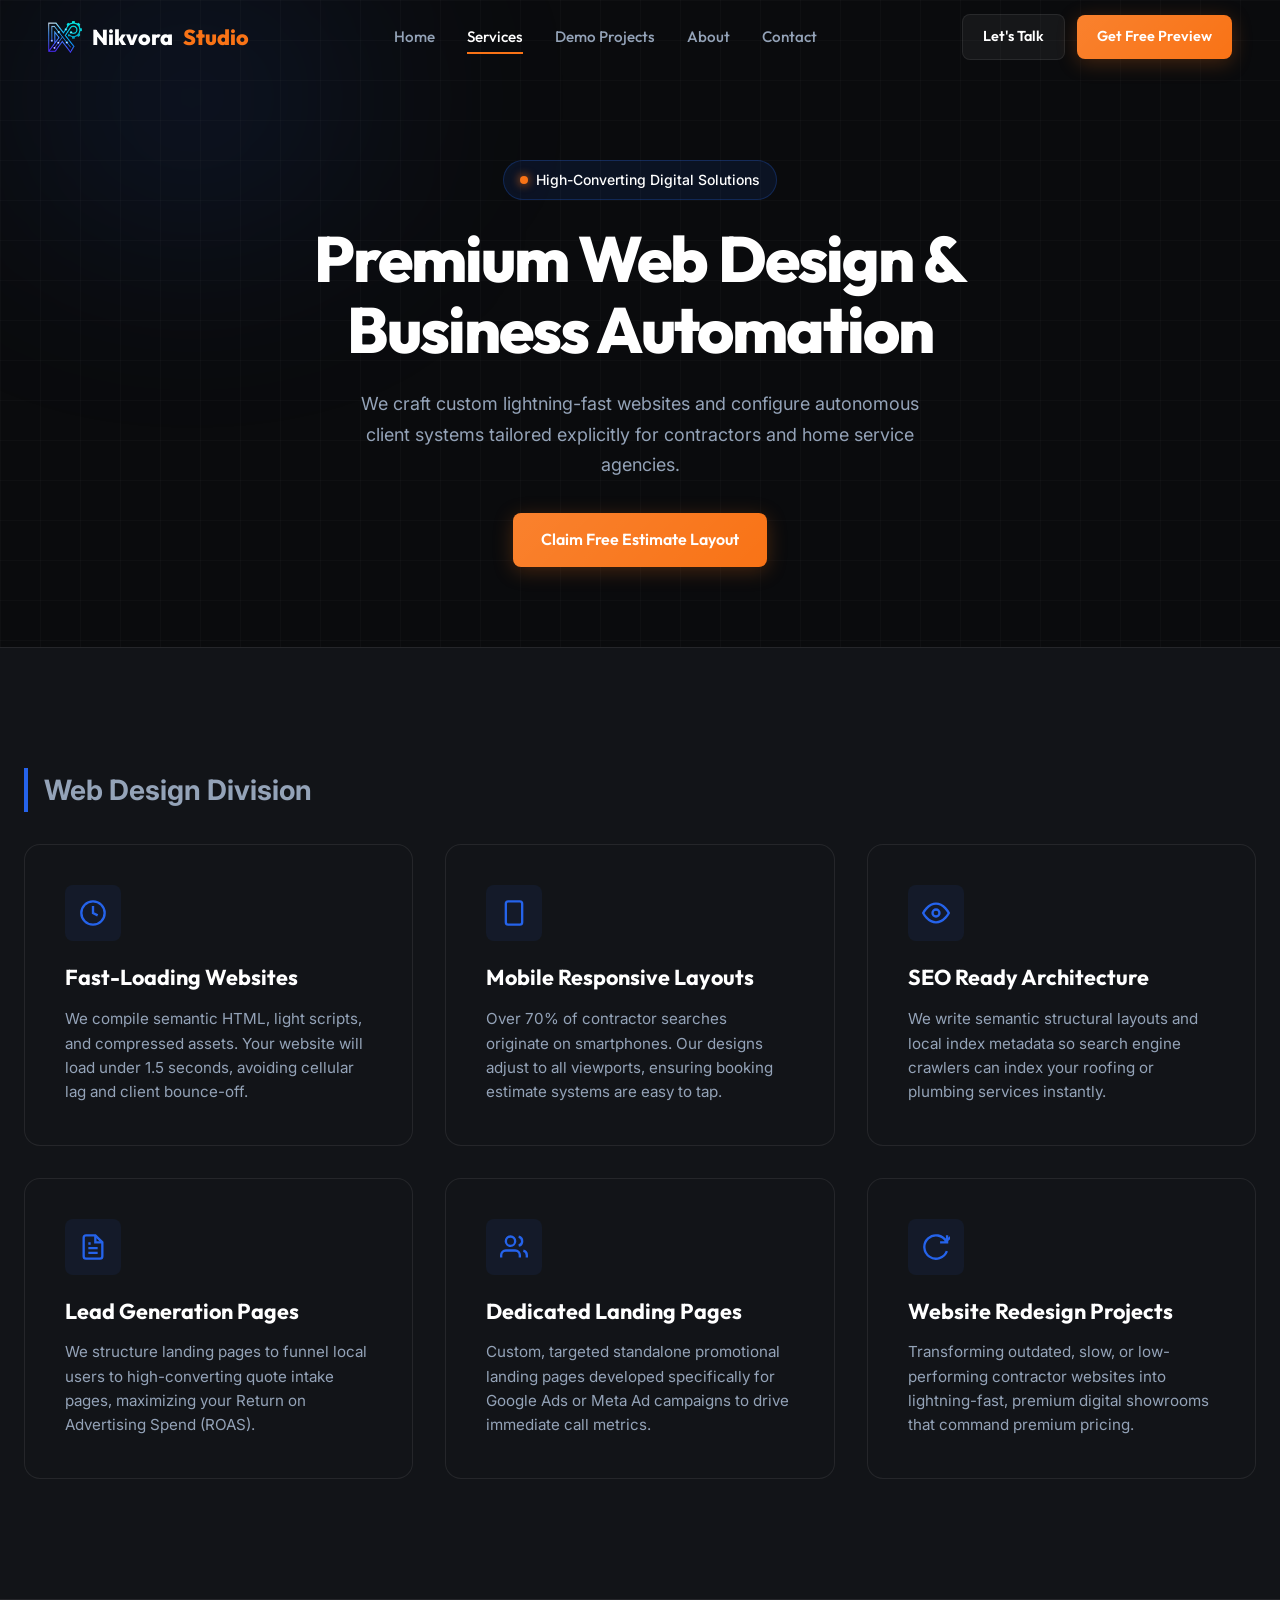
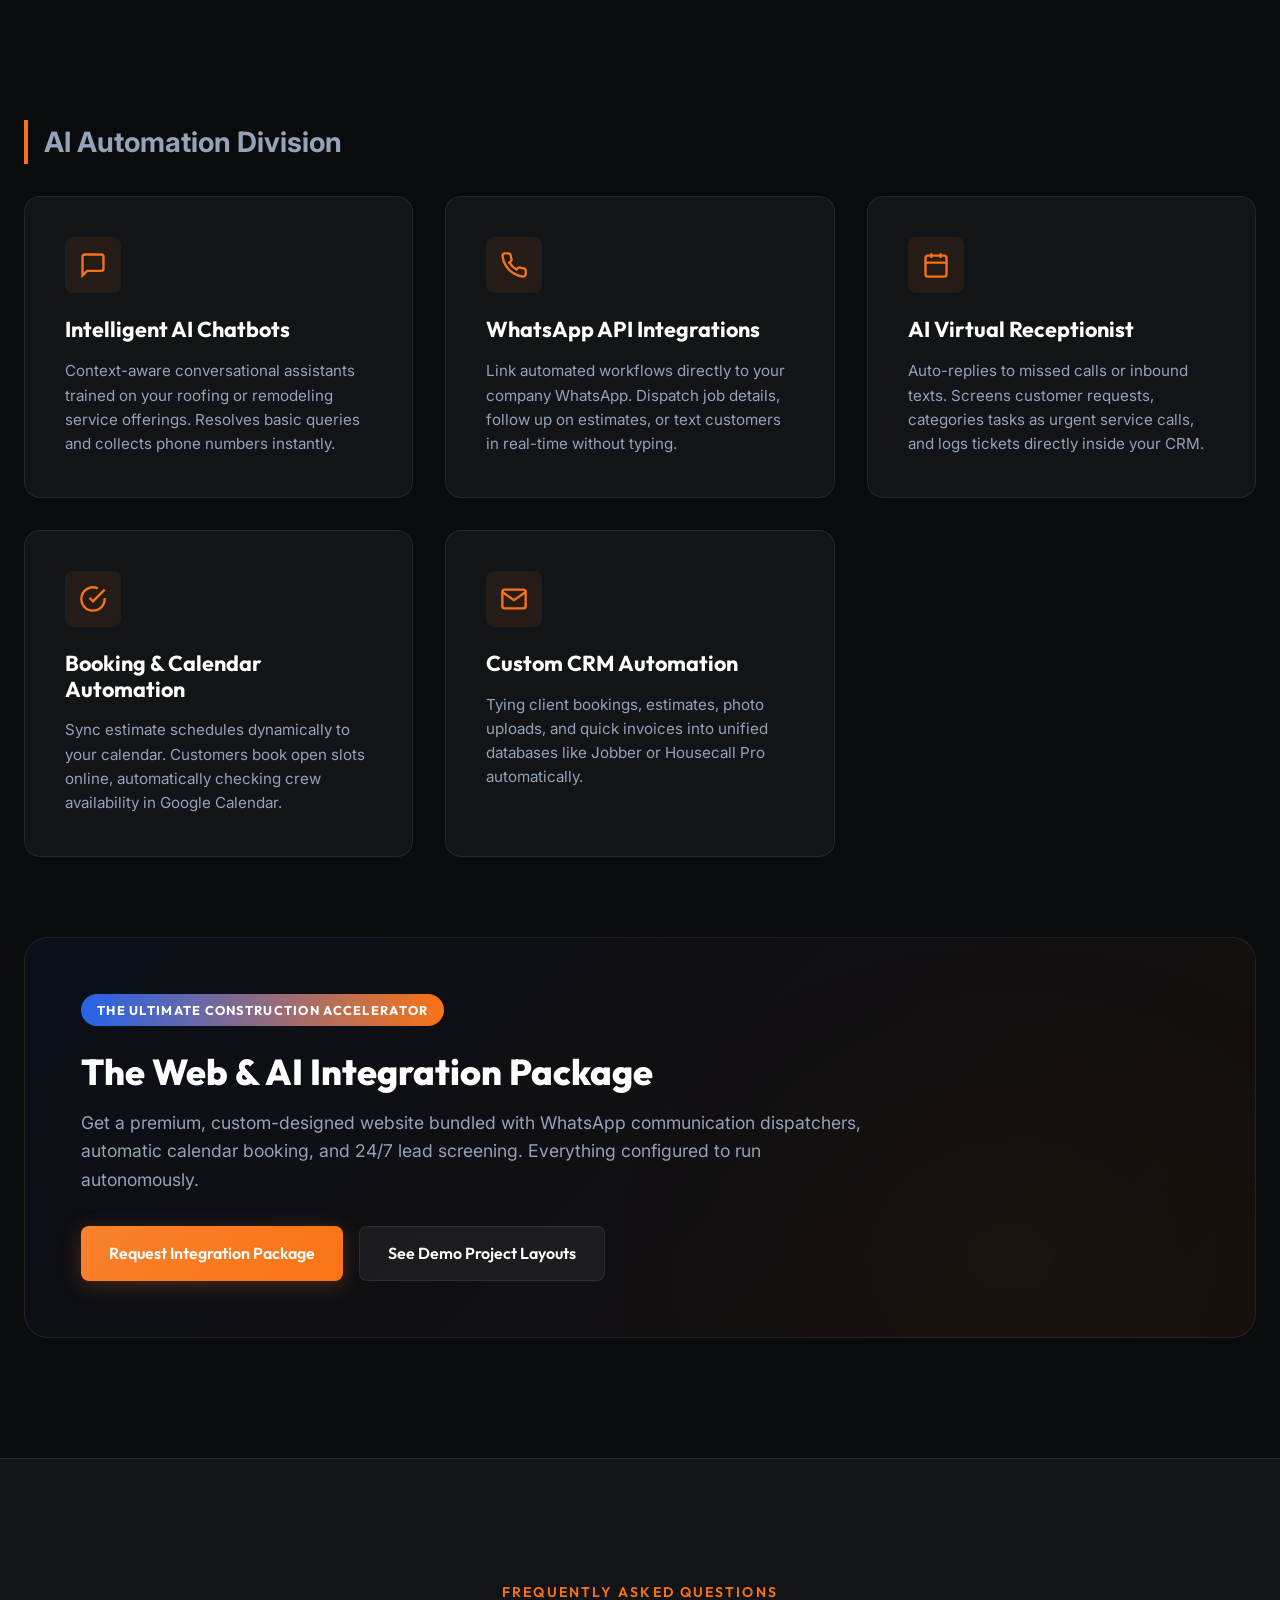
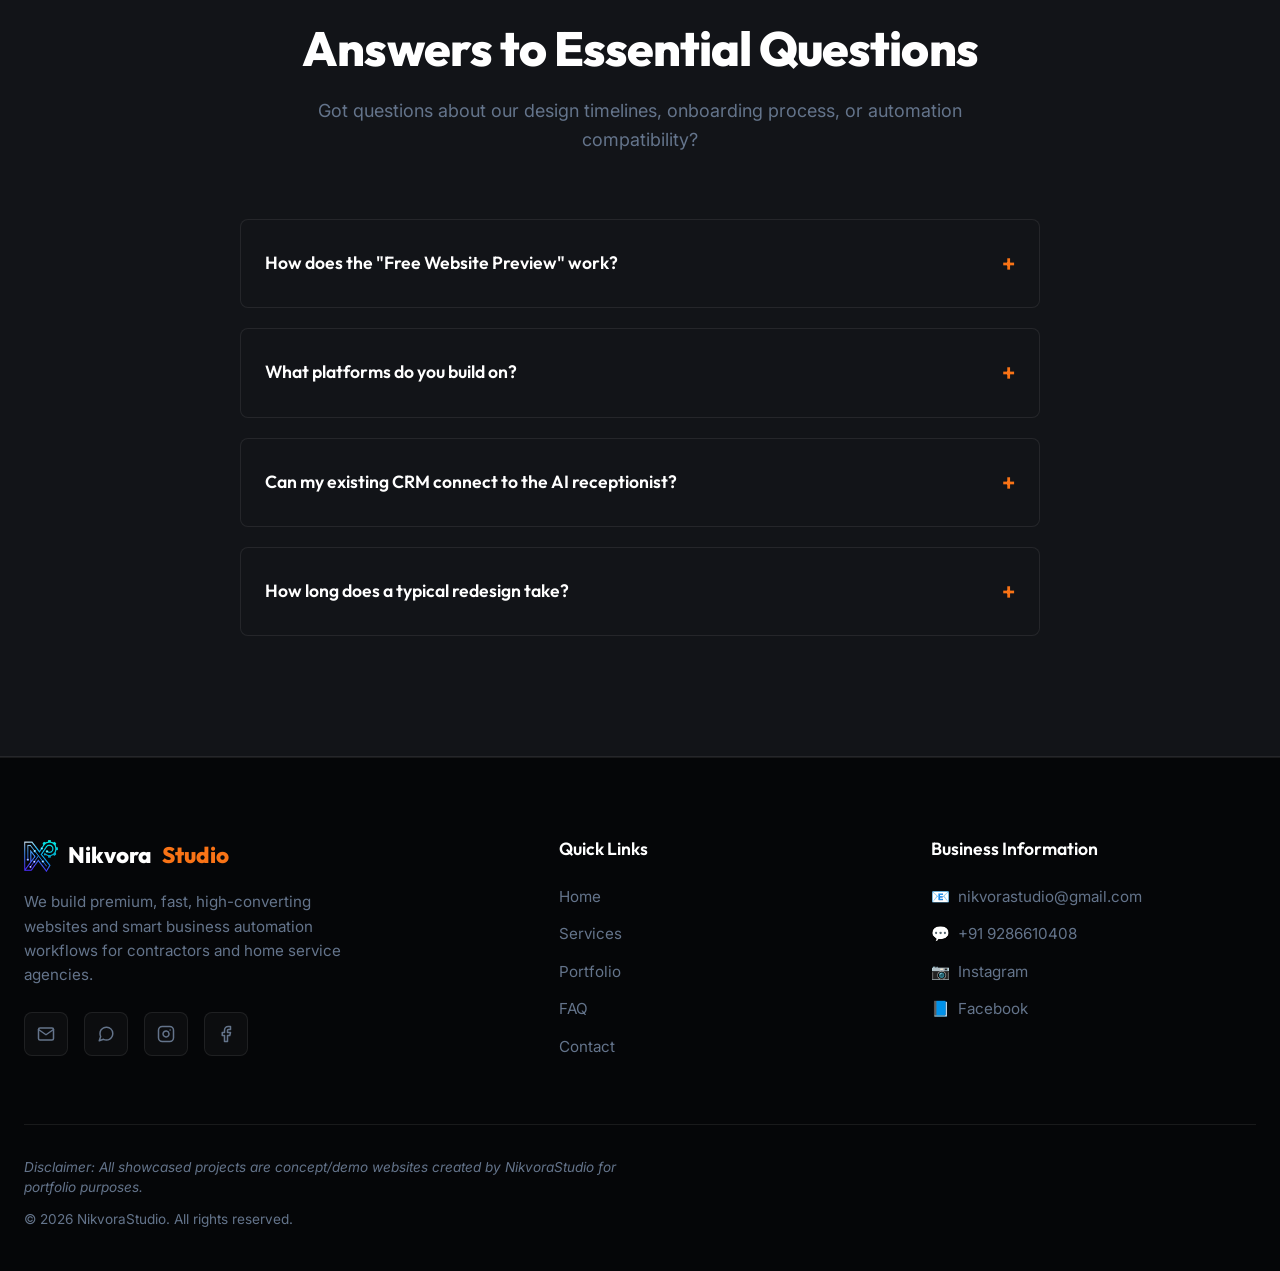
<file: services.html>
<!DOCTYPE html>
<html lang="en">
<head>
  <meta charset="UTF-8">
  <meta name="viewport" content="width=device-width, initial-scale=1.0">
  <title>Our Services | Web Design & AI Automation - NikvoraStudio</title>
  
  <!-- SEO Meta Tags -->
  <meta name="description" content="Explore NikvoraStudio's premium web design and AI automation services. We build custom, fast-loading, SEO-ready contractor websites and implement automated booking, WhatsApp tools, and AI agents.">
  <link rel="canonical" href="https://nikvorastudio.com/services.html">
  
  <!-- Open Graph -->
  <meta property="og:type" content="website">
  <meta property="og:url" content="https://nikvorastudio.com/services.html">
  <meta property="og:title" content="Our Services | Web Design & AI Automation - NikvoraStudio">
  <meta property="og:description" content="Explore NikvoraStudio's premium web design and AI automation services. We build custom, fast-loading, SEO-ready contractor websites and implement automated booking, WhatsApp tools, and AI agents.">
  <meta property="og:image" content="assets/images/stonebridge_mockup.png">

  <!-- Twitter -->
  <meta property="twitter:card" content="summary_large_image">
  <meta property="twitter:url" content="https://nikvorastudio.com/services.html">
  <meta property="twitter:title" content="Our Services | Web Design & AI Automation - NikvoraStudio">
  <meta property="twitter:description" content="Explore NikvoraStudio's premium web design and AI automation services. We build custom, fast-loading, SEO-ready contractor websites and implement automated booking, WhatsApp tools, and AI agents.">
  <meta property="twitter:image" content="assets/images/stonebridge_mockup.png">

  <!-- Favicon -->
  <link rel="icon" href="assets/icons/favicon.png" type="image/png">
  <link rel="manifest" href="manifest.json">
  <meta name="theme-color" content="#0a0b0d">

  <!-- Security Headers -->
  <meta http-equiv="X-Content-Type-Options" content="nosniff">
  <meta http-equiv="X-Frame-Options" content="DENY">
  <meta name="referrer" content="strict-origin-when-cross-origin">
  <meta http-equiv="Permissions-Policy" content="camera=(), microphone=(), geolocation=()">

  <!-- Stylesheets -->
  <link rel="stylesheet" href="css/style.css?v=1.2">
  <link rel="stylesheet" href="css/animations.css">
  
  <!-- Custom Services styles -->
  <style>
    .faq-grid {
      max-width: 800px;
      margin: 0 auto;
      display: flex;
      flex-direction: column;
      gap: 20px;
    }
    .faq-item {
      background: var(--bg-surface);
      border: 1px solid var(--border-color);
      border-radius: var(--border-radius-sm);
      overflow: hidden;
      transition: var(--transition-smooth);
    }
    .faq-question {
      padding: 24px;
      font-family: var(--font-heading);
      font-size: 1.1rem;
      font-weight: 600;
      color: var(--text-white);
      cursor: pointer;
      display: flex;
      justify-content: space-between;
      align-items: center;
      user-select: none;
    }
    .faq-question::after {
      content: '+';
      font-size: 1.5rem;
      color: var(--accent-orange);
      transition: var(--transition-smooth);
    }
    .faq-item.active .faq-question::after {
      content: '−';
      transform: rotate(180deg);
    }
    .faq-answer {
      padding: 0 24px;
      max-height: 0;
      overflow: hidden;
      transition: max-height 0.3s cubic-bezier(0, 1, 0, 1), padding 0.3s ease;
      color: var(--text-body);
      font-size: 0.95rem;
      line-height: 1.6;
      border-top: 1px solid transparent;
    }
    .faq-item.active .faq-answer {
      padding: 0 24px 24px 24px;
      max-height: 500px;
      border-top-color: var(--border-color);
    }
    .bundle-box {
      background: linear-gradient(135deg, rgba(37,99,235,0.05), rgba(249,115,22,0.05));
      border: 1px solid rgba(255,255,255,0.08);
      border-radius: var(--border-radius-lg);
      padding: 56px;
      position: relative;
      overflow: hidden;
      margin-top: 80px;
    }
    .bundle-badge {
      background: linear-gradient(90deg, var(--accent-blue), var(--accent-orange));
      color: var(--text-white);
      font-family: var(--font-heading);
      font-size: 0.8rem;
      font-weight: 700;
      text-transform: uppercase;
      letter-spacing: 0.1em;
      padding: 6px 16px;
      border-radius: 100px;
      display: inline-block;
      margin-bottom: 24px;
    }
  </style>
</head>
<body>

  <!-- Skip Navigation (Accessibility) -->
  <a href="#main-content" class="skip-link">Skip to main content</a>

  <!-- Navigation Header -->
  <header>
    <div class="nav-container">
      <a href="index.html" class="logo" aria-label="NikvoraStudio Home">
        <img src="assets/images/logo_icon.png?v=1.1" alt="NikvoraStudio Logo" class="logo-img">
        Nikvora<span>Studio</span>
      </a>
      
      <nav aria-label="Main Navigation">
        <ul class="nav-menu">
          <li><a href="index.html" class="nav-link">Home</a></li>
          <li><a href="services.html" class="nav-link active">Services</a></li>
          <li><a href="projects.html" class="nav-link">Demo Projects</a></li>
          <li><a href="about.html" class="nav-link">About</a></li>
          <li><a href="contact.html" class="nav-link">Contact</a></li>
        </ul>
      </nav>

      <div class="nav-cta">
        <a href="https://wa.me/919286610408" target="_blank" rel="noopener noreferrer" class="btn btn-secondary" style="padding: 10px 20px; font-size: 0.9rem; margin-right: 12px;">Let's Talk</a>
        <a href="contact.html" class="btn btn-primary" style="padding: 10px 20px; font-size: 0.9rem;">Get Free Preview</a>
      </div>

      <button class="menu-toggle" aria-label="Toggle Mobile Menu" aria-expanded="false">
        <span></span>
        <span></span>
        <span></span>
      </button>
    </div>
  </header>

  <!-- Mobile Drawer Menu -->
  <div class="mobile-nav" aria-label="Mobile Navigation">
    <ul class="nav-menu-mobile">
      <li><a href="index.html" class="nav-link">Home</a></li>
      <li><a href="services.html" class="nav-link active">Services</a></li>
      <li><a href="projects.html" class="nav-link">Demo Projects</a></li>
      <li><a href="about.html" class="nav-link">About</a></li>
      <li><a href="contact.html" class="nav-link">Contact</a></li>
    </ul>
    <a href="https://wa.me/917417620570" target="_blank" rel="noopener noreferrer" class="btn btn-secondary" style="width: 100%; margin-bottom: 12px;">Let's Talk</a>
    <a href="contact.html" class="btn btn-primary" style="width: 100%;">Get Free Preview</a>
  </div>

  <!-- Services Hero Section -->
  <main id="main-content">
  <section class="hero" style="min-height: auto; padding: 160px 0 80px 0;">
    <div class="animated-bg-grid" aria-hidden="true"></div>
    <div class="hero-gradient" aria-hidden="true"></div>
    <div class="container">
      <div style="max-width: 800px; margin: 0 auto; text-align: center;" class="reveal-on-scroll">
        <div class="hero-badge">
          <span></span> High-Converting Digital Solutions
        </div>
        <h1 class="hero-title">Premium Web Design & Business Automation</h1>
        <p class="hero-desc" style="margin: 0 auto 32px auto;">
          We craft custom lightning-fast websites and configure autonomous client systems tailored explicitly for contractors and home service agencies.
        </p>
        <a href="contact.html" class="btn btn-primary">Claim Free Estimate Layout</a>
      </div>
    </div>
  </section>

  <!-- Web Design Section -->
  <section class="section section-alt" id="web-design">
    <div class="container">
      <div class="service-category-title reveal-on-scroll">
        Web Design Division
      </div>
      
      <div class="grid-3">
        <!-- Subservice 1 -->
        <div class="service-card reveal-on-scroll">
          <div class="service-icon" aria-hidden="true">
            <svg viewBox="0 0 24 24" fill="none" stroke="currentColor" stroke-width="2"><circle cx="12" cy="12" r="10"/><polyline points="12 6 12 12 16 14"/></svg>
          </div>
          <h3>Fast-Loading Websites</h3>
          <p>We compile semantic HTML, light scripts, and compressed assets. Your website will load under 1.5 seconds, avoiding cellular lag and client bounce-off.</p>
        </div>

        <!-- Subservice 2 -->
        <div class="service-card reveal-on-scroll reveal-delay-100">
          <div class="service-icon" aria-hidden="true">
            <svg viewBox="0 0 24 24" fill="none" stroke="currentColor" stroke-width="2"><rect x="5" y="2" width="14" height="20" rx="2" ry="2"/><line x1="12" y1="18" x2="12.01" y2="18"/></svg>
          </div>
          <h3>Mobile Responsive Layouts</h3>
          <p>Over 70% of contractor searches originate on smartphones. Our designs adjust to all viewports, ensuring booking estimate systems are easy to tap.</p>
        </div>

        <!-- Subservice 3 -->
        <div class="service-card reveal-on-scroll reveal-delay-200">
          <div class="service-icon" aria-hidden="true">
            <svg viewBox="0 0 24 24" fill="none" stroke="currentColor" stroke-width="2"><path d="M1 12s4-8 11-8 11 8 11 8-4 8-11 8-11-8-11-8z"/><circle cx="12" cy="12" r="3"/></svg>
          </div>
          <h3>SEO Ready Architecture</h3>
          <p>We write semantic structural layouts and local index metadata so search engine crawlers can index your roofing or plumbing services instantly.</p>
        </div>

        <!-- Subservice 4 -->
        <div class="service-card reveal-on-scroll">
          <div class="service-icon" aria-hidden="true">
            <svg viewBox="0 0 24 24" fill="none" stroke="currentColor" stroke-width="2"><path d="M14 2H6a2 2 0 0 0-2 2v16a2 2 0 0 0 2 2h12a2 2 0 0 0 2-2V8z"/><polyline points="14 2 14 8 20 8"/><line x1="16" y1="13" x2="8" y2="13"/><line x1="16" y1="17" x2="8" y2="17"/><polyline points="10 9 9 9 8 9"/></svg>
          </div>
          <h3>Lead Generation Pages</h3>
          <p>We structure landing pages to funnel local users to high-converting quote intake pages, maximizing your Return on Advertising Spend (ROAS).</p>
        </div>

        <!-- Subservice 5 -->
        <div class="service-card reveal-on-scroll reveal-delay-100">
          <div class="service-icon" aria-hidden="true">
            <svg viewBox="0 0 24 24" fill="none" stroke="currentColor" stroke-width="2"><path d="M17 21v-2a4 4 0 0 0-4-4H5a4 4 0 0 0-4 4v2"/><circle cx="9" cy="7" r="4"/><path d="M23 21v-2a4 4 0 0 0-3-3.87"/><path d="M16 3.13a4 4 0 0 1 0 7.75"/></svg>
          </div>
          <h3>Dedicated Landing Pages</h3>
          <p>Custom, targeted standalone promotional landing pages developed specifically for Google Ads or Meta Ad campaigns to drive immediate call metrics.</p>
        </div>

        <!-- Subservice 6 -->
        <div class="service-card reveal-on-scroll reveal-delay-200">
          <div class="service-icon" aria-hidden="true">
            <svg viewBox="0 0 24 24" fill="none" stroke="currentColor" stroke-width="2"><path d="M21.5 2v6h-6M21.34 15.57a10 10 0 1 1-.57-8.38l5.67-5.67"/></svg>
          </div>
          <h3>Website Redesign Projects</h3>
          <p>Transforming outdated, slow, or low-performing contractor websites into lightning-fast, premium digital showrooms that command premium pricing.</p>
        </div>
      </div>
    </div>
  </section>

  <!-- AI Automation Section -->
  <section class="section" id="ai-automation">
    <div class="container">
      <div class="service-category-title ai-accent reveal-on-scroll">
        AI Automation Division
      </div>
      
      <div class="grid-3">
        <!-- AI Subservice 1 -->
        <div class="service-card ai-card reveal-on-scroll">
          <div class="service-icon" aria-hidden="true">
            <svg viewBox="0 0 24 24" fill="none" stroke="currentColor" stroke-width="2"><path d="M21 15a2 2 0 0 1-2 2H7l-4 4V5a2 2 0 0 1 2-2h14a2 2 0 0 1 2 2z"/></svg>
          </div>
          <h3>Intelligent AI Chatbots</h3>
          <p>Context-aware conversational assistants trained on your roofing or remodeling service offerings. Resolves basic queries and collects phone numbers instantly.</p>
        </div>

        <!-- AI Subservice 2 -->
        <div class="service-card ai-card reveal-on-scroll reveal-delay-100">
          <div class="service-icon" aria-hidden="true">
            <svg viewBox="0 0 24 24" fill="none" stroke="currentColor" stroke-width="2"><path d="M22 16.92v3a2 2 0 0 1-2.18 2 19.79 19.79 0 0 1-8.63-3.07 19.5 19.5 0 0 1-6-6 19.79 19.79 0 0 1-3.07-8.67A2 2 0 0 1 4.11 2h3a2 2 0 0 1 2 1.72 12.84 12.84 0 0 0 .7 2.81 2 2 0 0 1-.45 2.11L8.09 9.91a16 16 0 0 0 6 6l1.27-1.27a2 2 0 0 1 2.11-.45 12.84 12.84 0 0 0 2.81.7A2 2 0 0 1 22 16.92z"/></svg>
          </div>
          <h3>WhatsApp API Integrations</h3>
          <p>Link automated workflows directly to your company WhatsApp. Dispatch job details, follow up on estimates, or text customers in real-time without typing.</p>
        </div>

        <!-- AI Subservice 3 -->
        <div class="service-card ai-card reveal-on-scroll reveal-delay-200">
          <div class="service-icon" aria-hidden="true">
            <svg viewBox="0 0 24 24" fill="none" stroke="currentColor" stroke-width="2"><rect x="3" y="4" width="18" height="18" rx="2" ry="2"/><line x1="16" y1="2" x2="16" y2="6"/><line x1="8" y1="2" x2="8" y2="6"/><line x1="3" y1="10" x2="21" y2="10"/></svg>
          </div>
          <h3>AI Virtual Receptionist</h3>
          <p>Auto-replies to missed calls or inbound texts. Screens customer requests, categories tasks as urgent service calls, and logs tickets directly inside your CRM.</p>
        </div>

        <!-- AI Subservice 4 -->
        <div class="service-card ai-card reveal-on-scroll">
          <div class="service-icon" aria-hidden="true">
            <svg viewBox="0 0 24 24" fill="none" stroke="currentColor" stroke-width="2"><path d="M22 11.08V12a10 10 0 1 1-5.93-9.14"/><polyline points="22 4 12 14.01 9 11.01"/></svg>
          </div>
          <h3>Booking & Calendar Automation</h3>
          <p>Sync estimate schedules dynamically to your calendar. Customers book open slots online, automatically checking crew availability in Google Calendar.</p>
        </div>

        <!-- AI Subservice 5 -->
        <div class="service-card ai-card reveal-on-scroll reveal-delay-100">
          <div class="service-icon" aria-hidden="true">
            <svg viewBox="0 0 24 24" fill="none" stroke="currentColor" stroke-width="2"><path d="M4 4h16c1.1 0 2 .9 2 2v12c0 1.1-.9 2-2 2H4c-1.1 0-2-.9-2-2V6c0-1.1.9-2 2-2z"/><polyline points="22,6 12,13 2,6"/></svg>
          </div>
          <h3>Custom CRM Automation</h3>
          <p>Tying client bookings, estimates, photo uploads, and quick invoices into unified databases like Jobber or Housecall Pro automatically.</p>
        </div>
      </div>

      <!-- Bundle CTA Panel -->
      <div class="bundle-box reveal-on-scroll">
        <div class="hero-gradient-2" aria-hidden="true"></div>
        <div class="bundle-badge">The Ultimate Construction Accelerator</div>
        <h2 style="font-size: 2.25rem; font-weight: 800; margin-bottom: 16px;">The Web & AI Integration Package</h2>
        <p style="font-size: 1.1rem; max-width: 800px; margin-bottom: 32px; color: var(--text-body);">
          Get a premium, custom-designed website bundled with WhatsApp communication dispatchers, automatic calendar booking, and 24/7 lead screening. Everything configured to run autonomously.
        </p>
        <div class="btn-group">
          <a href="contact.html" class="btn btn-primary">Request Integration Package</a>
          <a href="projects.html" class="btn btn-secondary">See Demo Project Layouts</a>
        </div>
      </div>
    </div>
  </section>

  <!-- FAQ Section -->
  <section class="section section-alt" id="faq">
    <div class="container">
      <div class="section-header reveal-on-scroll">
        <span class="section-tag">Frequently Asked Questions</span>
        <h2 class="section-title">Answers to Essential Questions</h2>
        <p class="section-subtitle">Got questions about our design timelines, onboarding process, or automation compatibility?</p>
      </div>

      <div class="faq-grid reveal-on-scroll">
        <div class="faq-item">
          <div class="faq-question">How does the "Free Website Preview" work?</div>
          <div class="faq-answer">
            Simply fill out our contact form. Our design team will analyze your local roofing, plumbing, or landscaping market and build a custom high-fidelity homepage visual design draft tailored to your brand. We will showcase it to you on a demo link, free of charge. No obligations.
          </div>
        </div>

        <div class="faq-item">
          <div class="faq-question">What platforms do you build on?</div>
          <div class="faq-answer">
            We write clean, semantic code (HTML, CSS, JavaScript) directly, avoiding bulky visual editors like WordPress or Elementor. This guarantees 100/100 speed metrics. However, if your business relies on CRM portals like Jobber, Housecall Pro, or ServiceTitan, we build secure API endpoints to link estimate data directly.
          </div>
        </div>

        <div class="faq-item">
          <div class="faq-question">Can my existing CRM connect to the AI receptionist?</div>
          <div class="faq-answer">
            Yes. Our AI receptionists and WhatsApp booking integrations are built using standard webhooks and open APIs. We support direct synching to major service CRMs including Jobber, Housecall Pro, Zapier, and Google Workspace sheets.
          </div>
        </div>

        <div class="faq-item">
          <div class="faq-question">How long does a typical redesign take?</div>
          <div class="faq-answer">
            A standard contractor website development project takes between 2 to 3 weeks from final visual sign-off to server launch. If we are integrating custom WhatsApp bots or calendar schedulers, we typically launch the website first and deploy the automated booking pipelines within 5 additional working days.
          </div>
        </div>
      </div>
    </div>
  </section>

  <!-- Footer -->
  <footer>
    <div class="container">
      <div class="footer-grid">
        <div class="footer-brand">
          <a href="index.html" class="logo" aria-label="NikvoraStudio Home" style="font-size: 1.4rem;">
            <img src="assets/images/logo_icon.png?v=1.1" alt="NikvoraStudio Logo" class="logo-img" style="height: 32px;">
            Nikvora<span>Studio</span>
          </a>
          <p>We build premium, fast, high-converting websites and smart business automation workflows for contractors and home service agencies.</p>
          
          <div class="social-icons-row" style="margin-top: 24px;">
            <a href="mailto:nikvorastudio@gmail.com" class="social-btn" target="_blank" rel="noopener noreferrer" aria-label="Send Email">
              <svg viewBox="0 0 24 24" fill="none" stroke="currentColor" stroke-width="2" stroke-linecap="round" stroke-linejoin="round"><path d="M4 4h16c1.1 0 2 .9 2 2v12c0 1.1-.9 2-2 2H4c-1.1 0-2-.9-2-2V6c0-1.1.9-2 2-2z"></path><polyline points="22,6 12,13 2,6"></polyline></svg>
            </a>
            <a href="https://wa.me/919286610408" class="social-btn" target="_blank" rel="noopener noreferrer" aria-label="Chat on WhatsApp">
              <svg viewBox="0 0 24 24" fill="none" stroke="currentColor" stroke-width="2" stroke-linecap="round" stroke-linejoin="round"><path d="M21 11.5a8.38 8.38 0 0 1-.9 3.8 8.5 8.5 0 0 1-7.6 4.7 8.38 8.38 0 0 1-3.8-.9L3 21l1.9-5.7a8.38 8.38 0 0 1-.9-3.8 8.5 8.5 0 0 1 4.7-7.6 8.38 8.38 0 0 1 3.8-.9h.5a8.48 8.48 0 0 1 8 8v.5z"></path></svg>
            </a>
            <a href="https://www.instagram.com/nikvorastudio?igsh=MWVzdHZkODl2YmxhbA==" class="social-btn" target="_blank" rel="noopener noreferrer" aria-label="Follow on Instagram">
              <svg viewBox="0 0 24 24" fill="none" stroke="currentColor" stroke-width="2" stroke-linecap="round" stroke-linejoin="round"><rect x="2" y="2" width="20" height="20" rx="5" ry="5"></rect><path d="M16 11.37A4 4 0 1 1 12.63 8 4 4 0 0 1 16 11.37z"></path><line x1="17.5" y1="6.5" x2="17.51" y2="6.5"></line></svg>
            </a>
            <a href="https://www.facebook.com/share/192GJzBJwP/" class="social-btn" target="_blank" rel="noopener noreferrer" aria-label="Visit Facebook">
              <svg viewBox="0 0 24 24" fill="none" stroke="currentColor" stroke-width="2" stroke-linecap="round" stroke-linejoin="round"><path d="M18 2h-3a5 5 0 0 0-5 5v3H7v4h3v8h4v-8h3l1-4h-4V7a1 1 0 0 1 1-1h3z"></path></svg>
            </a>
          </div>
        </div>

        <div class="footer-nav">
          <h4>Quick Links</h4>
          <ul>
            <li><a href="index.html">Home</a></li>
            <li><a href="services.html">Services</a></li>
            <li><a href="projects.html">Portfolio</a></li>
            <li><a href="services.html#faq">FAQ</a></li>
            <li><a href="contact.html">Contact</a></li>
          </ul>
        </div>

        <div class="footer-nav">
          <h4>Business Information</h4>
          <ul>
            <li><a href="mailto:nikvorastudio@gmail.com"><span style="margin-right: 8px;">📧</span>nikvorastudio@gmail.com</a></li>
            <li><a href="https://wa.me/919286610408" target="_blank" rel="noopener noreferrer"><span style="margin-right: 8px;">💬</span>+91 9286610408</a></li>
            <li><a href="https://www.instagram.com/nikvorastudio?igsh=MWVzdHZkODl2YmxhbA==" target="_blank" rel="noopener noreferrer"><span style="margin-right: 8px;">📷</span>Instagram</a></li>
            <li><a href="https://www.facebook.com/share/192GJzBJwP/" target="_blank" rel="noopener noreferrer"><span style="margin-right: 8px;">📘</span>Facebook</a></li>
          </ul>
        </div>
      </div>

      <div class="footer-bottom">
        <div>
          <p class="footer-disclaimer">Disclaimer: All showcased projects are concept/demo websites created by NikvoraStudio for portfolio purposes.</p>
          <p style="margin-top: 12px;">&copy; 2026 NikvoraStudio. All rights reserved.</p>
        </div>
      </div>
    </div>
  </footer>
  </main>

  <!-- Scripts -->
  <script src="js/main.js"></script>
  <script>
    // Local FAQ toggler script
    document.querySelectorAll('.faq-question').forEach(question => {
      question.addEventListener('click', () => {
        const item = question.parentElement;
        item.classList.toggle('active');
      });
    });
  </script>
</body>
</html>
</file>
<file: css/style.css>
/*
 * NikvoraStudio Global Stylesheet
 * Premium, Modern, and High-Converting Agency Style
 */

@import url('https://fonts.googleapis.com/css2?family=Inter:wght@300;400;500;600;700&family=Outfit:wght@400;500;600;700;800&display=swap');

/* --- Design Tokens / Variables --- */
:root {
  --font-heading: 'Outfit', sans-serif;
  --font-body: 'Inter', sans-serif;

  /* Colors */
  --bg-dark-raw: 10, 11, 13; /* rgb equivalent for #0a0b0d */
  --bg-dark: rgb(var(--bg-dark-raw));
  --bg-surface-raw: 18, 20, 24; /* #121418 */
  --bg-surface: rgb(var(--bg-surface-raw));
  --bg-surface-hover: rgb(26, 29, 35);
  
  --text-white: #ffffff;
  --text-light: #f3f4f6;
  --text-body: #94a3b8;
  --text-muted: #64748b;
  
  --accent-blue-raw: 37, 99, 235; /* #2563eb */
  --accent-blue: rgb(var(--accent-blue-raw));
  --accent-blue-glow: rgba(var(--accent-blue-raw), 0.15);
  
  --accent-orange-raw: 249, 115, 22; /* #f97316 */
  --accent-orange: rgb(var(--accent-orange-raw));
  --accent-orange-hover: #ea580c;
  --accent-orange-glow: rgba(var(--accent-orange-raw), 0.25);
  
  --border-color: rgba(255, 255, 255, 0.08);
  --border-focus: rgba(37, 99, 235, 0.4);
  
  /* Layout & Spacing */
  --container-width: 1280px;
  --header-height: 75px;
  --header-height-shrink: 75px;
  --border-radius-sm: 8px;
  --border-radius-md: 16px;
  --border-radius-lg: 24px;
  --transition-smooth: all 0.3s cubic-bezier(0.4, 0, 0.2, 1);
  --transition-elastic: all 0.5s cubic-bezier(0.175, 0.885, 0.32, 1.275);
}

/* --- Base & Resets --- */
*, *::before, *::after {
  box-sizing: border-box;
  margin: 0;
  padding: 0;
}

html {
  scroll-behavior: smooth;
  font-size: 16px;
  -webkit-font-smoothing: antialiased;
}

body {
  background-color: var(--bg-dark);
  color: var(--text-body);
  font-family: var(--font-body);
  line-height: 1.6;
  overflow-x: hidden;
}

/* Prevent scrolling when mobile menu is open */
body.no-scroll {
  overflow: hidden;
}

/* Custom Scrollbar */
::-webkit-scrollbar {
  width: 10px;
}
::-webkit-scrollbar-track {
  background: var(--bg-dark);
}
::-webkit-scrollbar-thumb {
  background: rgba(255, 255, 255, 0.1);
  border-radius: 5px;
  border: 2px solid var(--bg-dark);
}
::-webkit-scrollbar-thumb:hover {
  background: var(--accent-orange);
}

/* --- Typography --- */
h1, h2, h3, h4, h5, h6 {
  font-family: var(--font-heading);
  color: var(--text-white);
  font-weight: 700;
  line-height: 1.2;
}

p {
  color: var(--text-body);
}

a {
  color: inherit;
  text-decoration: none;
  transition: var(--transition-smooth);
}

/* --- Layout Components --- */
.container {
  width: 100%;
  max-width: var(--container-width);
  margin: 0 auto;
  padding: 0 24px;
}

@media (max-width: 480px) {
  .container {
    padding: 0 16px;
  }
}

.section {
  padding: 120px 0;
  position: relative;
}

@media (max-width: 767px) {
  .section {
    padding: 72px 0;
  }
}

@media (max-width: 480px) {
  .section {
    padding: 56px 0;
  }
}

.section-alt {
  background-color: var(--bg-surface);
  border-top: 1px solid var(--border-color);
  border-bottom: 1px solid var(--border-color);
}

.section-header {
  max-width: 700px;
  margin: 0 auto 64px auto;
  text-align: center;
}

@media (max-width: 767px) {
  .section-header {
    margin-bottom: 40px;
  }
}

.section-tag {
  display: inline-block;
  font-family: var(--font-heading);
  font-size: 0.875rem;
  font-weight: 600;
  text-transform: uppercase;
  letter-spacing: 0.15em;
  color: var(--accent-orange);
  margin-bottom: 16px;
}

.section-title {
  font-size: 2.5rem;
  font-weight: 800;
  margin-bottom: 20px;
  letter-spacing: -0.02em;
}

@media (max-width: 480px) {
  .section-title {
    font-size: 1.75rem;
  }
}

@media (min-width: 768px) {
  .section-title {
    font-size: 3rem;
  }
}

.section-subtitle {
  font-size: 1.125rem;
  color: var(--text-muted);
}

/* Grid Layouts */
.grid-2 {
  display: grid;
  grid-template-columns: 1fr;
  gap: 40px;
}

.grid-3 {
  display: grid;
  grid-template-columns: 1fr;
  gap: 32px;
}

@media (min-width: 768px) {
  .grid-2 {
    grid-template-columns: repeat(2, 1fr);
  }
  .grid-3 {
    grid-template-columns: repeat(2, 1fr);
  }
}

@media (min-width: 1024px) {
  .grid-3 {
    grid-template-columns: repeat(3, 1fr);
  }
}

/* --- Buttons --- */
.btn-group {
  display: flex;
  flex-wrap: wrap;
  gap: 16px;
}

@media (max-width: 480px) {
  .btn-group {
    flex-direction: column;
    gap: 12px;
  }
  .btn-group .btn {
    width: 100%;
    text-align: center;
  }
}

.btn {
  display: inline-flex;
  align-items: center;
  justify-content: center;
  padding: 14px 28px;
  border-radius: var(--border-radius-sm);
  font-family: var(--font-heading);
  font-size: 1rem;
  font-weight: 600;
  cursor: pointer;
  transition: var(--transition-smooth);
  position: relative;
  overflow: hidden;
  z-index: 1;
}

.btn-primary {
  background-color: var(--accent-orange);
  color: var(--text-white);
  border: none;
  box-shadow: 0 4px 20px var(--accent-orange-glow);
}

.btn-primary::before {
  content: '';
  position: absolute;
  top: 0;
  left: 0;
  width: 100%;
  height: 100%;
  background: linear-gradient(135deg, rgba(255,255,255,0.1), rgba(255,255,255,0));
  z-index: -1;
  transition: var(--transition-smooth);
}

.btn-primary:hover {
  background-color: var(--accent-orange-hover);
  transform: translateY(-2px);
  box-shadow: 0 6px 24px rgba(var(--accent-orange-raw), 0.4);
}

.btn-secondary {
  background-color: rgba(255, 255, 255, 0.05);
  color: var(--text-white);
  border: 1px solid var(--border-color);
}

.btn-secondary:hover {
  background-color: rgba(255, 255, 255, 0.1);
  border-color: var(--text-white);
  transform: translateY(-2px);
}

.btn-text {
  padding: 10px 0;
  color: var(--text-white);
  font-weight: 600;
  display: inline-flex;
  align-items: center;
  gap: 8px;
  background: none;
  border: none;
}

.btn-text::after {
  content: '→';
  transition: var(--transition-smooth);
}

.btn-text:hover::after {
  transform: translateX(6px);
}

/* --- Header / Navigation --- */
header {
  position: fixed;
  top: 0;
  left: 0;
  width: 100%;
  height: var(--header-height);
  z-index: 1100;
  transition: var(--transition-smooth);
  border-bottom: 1px solid transparent;
}

header.scrolled {
  height: var(--header-height-shrink);
  background-color: rgba(var(--bg-dark-raw), 0.85);
  backdrop-filter: blur(16px);
  -webkit-backdrop-filter: blur(16px);
  border-bottom: 1px solid var(--border-color);
  box-shadow: 0 10px 30px rgba(0, 0, 0, 0.3);
}

.nav-container {
  display: flex;
  align-items: center;
  justify-content: space-between;
  height: 100%;
  max-width: var(--container-width);
  margin: 0 auto;
  padding: 0 20px;
}

@media (min-width: 768px) {
  .nav-container {
    padding: 0 32px;
  }
}

@media (min-width: 1024px) {
  .nav-container {
    padding: 0 48px;
  }
}

.logo {
  display: flex;
  align-items: center;
  gap: 10px;
  font-family: var(--font-heading);
  font-size: 1.35rem;
  font-weight: 800;
  color: var(--text-white);
  height: 100%;
}

.logo span {
  color: var(--accent-orange);
}

.logo-img {
  height: 28px;
  width: auto;
  object-fit: contain;
  display: block;
}

@media (min-width: 1024px) {
  .logo-img {
    height: 32px;
  }
}

.logo-icon {
  display: none;
}

.nav-menu {
  display: none;
  list-style: none;
  align-items: center;
  gap: 32px;
}

.nav-link {
  font-family: var(--font-heading);
  font-size: 0.95rem;
  font-weight: 500;
  color: var(--text-body);
  position: relative;
  padding: 8px 0;
}

.nav-link:hover, .nav-link.active {
  color: var(--text-white);
}

.nav-link::after {
  content: '';
  position: absolute;
  bottom: 0;
  left: 0;
  width: 0;
  height: 2px;
  background-color: var(--accent-orange);
  transition: var(--transition-smooth);
}

.nav-link:hover::after, .nav-link.active::after {
  width: 100%;
}

.nav-cta {
  display: none !important;
}

@media (min-width: 992px) {
  .nav-menu {
    display: flex;
  }
  .nav-cta {
    display: flex !important;
    align-items: center;
  }
}

/* Burger Menu Toggle */
.menu-toggle {
  display: flex;
  flex-direction: column;
  justify-content: center;
  align-items: center;
  gap: 5px;
  width: 44px;
  height: 44px;
  min-width: 44px;
  min-height: 44px;
  background: transparent;
  border: none;
  cursor: pointer;
  z-index: 1100;
  padding: 10px;
  -webkit-tap-highlight-color: transparent;
  touch-action: manipulation;
  position: relative;
  flex-shrink: 0;
}

.menu-toggle span {
  width: 24px;
  height: 2px;
  background-color: var(--text-white);
  transition: transform 0.3s cubic-bezier(0.4, 0, 0.2, 1),
              opacity 0.3s cubic-bezier(0.4, 0, 0.2, 1);
  display: block;
  flex-shrink: 0;
  transform-origin: center center;
}

@media (min-width: 992px) {
  .menu-toggle {
    display: none;
  }
}

/* Mobile Drawer */
.mobile-nav {
  position: fixed;
  top: 0;
  right: -100%;
  width: 100%;
  max-width: 320px;
  height: 100vh;
  background-color: var(--bg-surface);
  border-left: 1px solid var(--border-color);
  z-index: 1050;
  display: flex;
  flex-direction: column;
  padding: 100px 40px 40px 40px;
  transition: var(--transition-smooth);
  box-shadow: -10px 0 40px rgba(0, 0, 0, 0.5);
}

.mobile-nav.open {
  right: 0;
}

.mobile-nav .nav-menu-mobile {
  list-style: none;
  display: flex;
  flex-direction: column;
  gap: 24px;
  margin-bottom: 40px;
}

.mobile-nav .nav-link {
  font-size: 1.25rem;
}

/* Burger active animation */
.menu-toggle.active span:nth-child(1) {
  transform: translateY(7px) rotate(45deg);
}

.menu-toggle.active span:nth-child(2) {
  opacity: 0;
}

.menu-toggle.active span:nth-child(3) {
  transform: translateY(-7px) rotate(-45deg);
}

/* --- Hero Section --- */
.hero {
  min-height: 100vh;
  display: flex;
  align-items: center;
  padding-top: calc(var(--header-height) + 40px);
  position: relative;
  overflow: hidden;
}

.hero-mesh {
  position: absolute;
  top: 0;
  left: 0;
  width: 100%;
  height: 100%;
  background-image: url('../assets/images/hero_background.png');
  background-size: cover;
  background-position: center;
  opacity: 0.25;
  mix-blend-mode: screen;
  z-index: 1;
  pointer-events: none;
}

.hero-gradient {
  position: absolute;
  top: -10%;
  left: -10%;
  width: 50%;
  height: 50%;
  background: radial-gradient(circle, rgba(37, 99, 235, 0.15) 0%, rgba(0,0,0,0) 70%);
  filter: blur(100px);
  pointer-events: none;
}

.hero-gradient-2 {
  position: absolute;
  bottom: -10%;
  right: -10%;
  width: 60%;
  height: 60%;
  background: radial-gradient(circle, rgba(249, 115, 22, 0.08) 0%, rgba(0,0,0,0) 70%);
  filter: blur(120px);
  pointer-events: none;
}

.hero .container {
  position: relative;
  z-index: 2;
}

.hero-grid {
  display: grid;
  grid-template-columns: 1fr;
  gap: 48px;
  align-items: center;
}

@media (min-width: 1024px) {
  .hero-grid {
    grid-template-columns: 1.1fr 0.9fr;
  }
}

.hero-content {
  text-align: left;
}

.hero-badge {
  display: inline-flex;
  align-items: center;
  gap: 8px;
  background-color: rgba(37, 99, 235, 0.1);
  border: 1px solid rgba(37, 99, 235, 0.25);
  color: var(--text-white);
  padding: 8px 16px;
  border-radius: 100px;
  font-size: 0.875rem;
  font-weight: 500;
  margin-bottom: 24px;
}

.hero-badge span {
  width: 8px;
  height: 8px;
  background-color: var(--accent-orange);
  border-radius: 50%;
  box-shadow: 0 0 10px var(--accent-orange);
  display: inline-block;
  animation: pulse-orange 2s infinite;
}

.hero-title {
  font-size: 2.75rem;
  font-weight: 800;
  letter-spacing: -0.03em;
  margin-bottom: 24px;
  line-height: 1.1;
}

@media (max-width: 480px) {
  .hero-title {
    font-size: 2rem;
  }
}

@media (max-width: 360px) {
  .hero-title {
    font-size: 1.75rem;
  }
}

@media (min-width: 768px) {
  .hero-title {
    font-size: 4rem;
  }
}

.hero-title span {
  background: linear-gradient(135deg, var(--text-white) 30%, var(--text-muted));
  -webkit-background-clip: text;
  -webkit-text-fill-color: transparent;
}

.hero-title-highlight {
  display: inline;
  background: linear-gradient(90deg, #3b82f6, #f97316);
  -webkit-background-clip: text;
  -webkit-text-fill-color: transparent;
}

.hero-desc {
  font-size: 1.125rem;
  line-height: 1.7;
  color: var(--text-body);
  margin-bottom: 40px;
  max-width: 600px;
}

.hero-visual {
  position: relative;
  display: flex;
  justify-content: center;
  align-items: center;
}

.hero-card {
  position: relative;
  background: rgba(18, 20, 24, 0.4);
  border: 1px solid var(--border-color);
  backdrop-filter: blur(12px);
  -webkit-backdrop-filter: blur(12px);
  border-radius: var(--border-radius-lg);
  padding: 32px;
  width: 100%;
  max-width: 450px;
  box-shadow: 0 20px 50px rgba(0, 0, 0, 0.4);
}

.hero-card::before {
  content: '';
  position: absolute;
  inset: 0;
  border-radius: var(--border-radius-lg);
  padding: 1px;
  background: linear-gradient(135deg, rgba(255, 255, 255, 0.1) 0%, rgba(255,255,255,0) 50%, rgba(37,99,235,0.2) 100%);
  -webkit-mask: linear-gradient(#fff 0 0) content-box, linear-gradient(#fff 0 0);
  -webkit-mask-composite: xor;
  mask-composite: exclude;
  pointer-events: none;
}

.hero-stat-grid {
  display: grid;
  grid-template-columns: repeat(2, 1fr);
  gap: 24px;
}

@media (max-width: 360px) {
  .hero-stat-grid {
    gap: 12px;
  }
  .hero-stat-card {
    padding: 14px;
  }
  .hero-stat-num {
    font-size: 1.75rem;
  }
}

.hero-stat-card {
  background: rgba(255, 255, 255, 0.02);
  border: 1px solid rgba(255, 255, 255, 0.04);
  padding: 20px;
  border-radius: var(--border-radius-md);
  text-align: center;
  transition: var(--transition-smooth);
}

.hero-stat-card:hover {
  background: rgba(255, 255, 255, 0.05);
  border-color: rgba(37, 99, 235, 0.3);
  transform: translateY(-5px);
}

.hero-stat-num {
  font-size: 2.25rem;
  font-weight: 800;
  color: var(--text-white);
  margin-bottom: 4px;
  font-family: var(--font-heading);
}

.hero-stat-label {
  font-size: 0.85rem;
  color: var(--text-muted);
  text-transform: uppercase;
  letter-spacing: 0.05em;
}

/* --- Services Section --- */
.services-container {
  display: flex;
  flex-direction: column;
  gap: 64px;
}

.service-category-title {
  font-size: 1.75rem;
  font-weight: 700;
  margin-bottom: 32px;
  display: flex;
  align-items: center;
  gap: 12px;
  border-left: 4px solid var(--accent-blue);
  padding-left: 16px;
}

.service-category-title.ai-accent {
  border-left-color: var(--accent-orange);
}

.service-card {
  background-color: var(--bg-surface);
  border: 1px solid var(--border-color);
  padding: 40px;
  border-radius: var(--border-radius-md);
  transition: var(--transition-elastic);
  position: relative;
  overflow: hidden;
}

@media (max-width: 480px) {
  .service-card {
    padding: 24px;
  }
}

.service-card::before {
  content: '';
  position: absolute;
  top: 0;
  left: 0;
  width: 100%;
  height: 4px;
  background: linear-gradient(90deg, var(--accent-blue), transparent);
  transform: scaleX(0);
  transform-origin: left;
  transition: var(--transition-smooth);
}

.service-card.ai-card::before {
  background: linear-gradient(90deg, var(--accent-orange), transparent);
}

.service-card:hover {
  transform: translateY(-8px);
  border-color: rgba(255, 255, 255, 0.15);
  box-shadow: 0 15px 35px rgba(0, 0, 0, 0.3);
}

.service-card:hover::before {
  transform: scaleX(1);
}

.service-icon {
  width: 56px;
  height: 56px;
  background-color: rgba(37, 99, 235, 0.08);
  border-radius: var(--border-radius-sm);
  display: flex;
  align-items: center;
  justify-content: center;
  color: var(--accent-blue);
  margin-bottom: 24px;
  transition: var(--transition-smooth);
}

.service-card.ai-card .service-icon {
  background-color: rgba(249, 115, 22, 0.08);
  color: var(--accent-orange);
}

.service-card:hover .service-icon {
  transform: scale(1.1) rotate(5deg);
  background-color: var(--accent-blue);
  color: var(--text-white);
}

.service-card.ai-card:hover .service-icon {
  background-color: var(--accent-orange);
  color: var(--text-white);
}

.service-icon svg {
  width: 28px;
  height: 28px;
}

.service-card h3 {
  font-size: 1.35rem;
  margin-bottom: 16px;
}

.service-card p {
  font-size: 0.95rem;
  color: var(--text-body);
}

/* --- Why Choose Us Section --- */
.why-grid {
  align-items: center;
}

.why-list {
  display: flex;
  flex-direction: column;
  gap: 24px;
}

.why-item {
  display: flex;
  gap: 20px;
  background: var(--bg-surface);
  border: 1px solid var(--border-color);
  padding: 24px;
  border-radius: var(--border-radius-md);
  transition: var(--transition-smooth);
}

.why-item:hover {
  border-color: rgba(37, 99, 235, 0.3);
  background: var(--bg-surface-hover);
  transform: translateX(6px);
}

.why-icon {
  width: 48px;
  height: 48px;
  background: rgba(37, 99, 235, 0.1);
  border-radius: 50%;
  display: flex;
  align-items: center;
  justify-content: center;
  color: var(--accent-blue);
  flex-shrink: 0;
  transition: var(--transition-smooth);
}

.why-item:hover .why-icon {
  background: var(--accent-orange);
  color: var(--text-white);
}

.why-icon svg {
  width: 22px;
  height: 22px;
}

.why-item-content h3 {
  font-size: 1.15rem;
  margin-bottom: 8px;
}

.why-item-content p {
  font-size: 0.9rem;
  color: var(--text-body);
}

/* --- Live Portfolio Showcase --- */
.portfolio-header {
  text-align: center;
  max-width: 800px;
  margin: 0 auto 64px auto;
}

.project-featured {
  margin-bottom: 48px;
}

.project-featured-card {
  background: rgba(var(--bg-surface-raw), 0.45);
  border: 1px solid var(--border-color);
  border-radius: var(--border-radius-lg);
  overflow: hidden;
  display: grid;
  grid-template-columns: 1fr;
  backdrop-filter: blur(12px);
  -webkit-backdrop-filter: blur(12px);
  transition: var(--transition-elastic);
  position: relative;
  box-shadow: 0 20px 50px rgba(0, 0, 0, 0.4);
}

.project-featured-card::before {
  content: '';
  position: absolute;
  inset: 0;
  border-radius: var(--border-radius-lg);
  padding: 1px;
  background: linear-gradient(135deg, rgba(255, 255, 255, 0.1) 0%, rgba(255,255,255,0) 50%, rgba(37,99,235,0.2) 100%);
  -webkit-mask: linear-gradient(#fff 0 0) content-box, linear-gradient(#fff 0 0);
  -webkit-mask-composite: xor;
  mask-composite: exclude;
  pointer-events: none;
}

.project-featured-card:hover {
  transform: translateY(-8px);
  border-color: rgba(255, 255, 255, 0.15);
  box-shadow: 0 25px 55px rgba(0, 0, 0, 0.5), 0 0 35px rgba(var(--accent-blue-raw), 0.15);
}

@media (min-width: 1024px) {
  .project-featured-card {
    grid-template-columns: 1.25fr 0.75fr;
  }
}

.project-img-link {
  display: block;
  width: 100%;
  height: 100%;
  overflow: hidden;
  position: relative;
  aspect-ratio: 16 / 10;
  background-color: #0d0f12;
}

@media (min-width: 1024px) {
  .project-featured-card .project-img-link {
    height: 100%;
    aspect-ratio: auto;
  }
}

.project-img {
  width: 100%;
  height: 100%;
  object-fit: cover;
  display: block;
  transition: transform 0.8s cubic-bezier(0.165, 0.84, 0.44, 1);
}

.project-featured-card:hover .project-img,
.project-card:hover .project-img {
  transform: scale(1.06);
}

.project-featured-info {
  padding: 32px;
  display: flex;
  flex-direction: column;
  justify-content: center;
}

@media (min-width: 1024px) {
  .project-featured-info {
    padding: 48px;
  }
}

.projects-grid {
  display: grid;
  grid-template-columns: 1fr;
  gap: 32px;
}

@media (min-width: 768px) {
  .projects-grid {
    grid-template-columns: repeat(2, 1fr);
  }
}

.project-card {
  background: rgba(var(--bg-surface-raw), 0.45);
  border: 1px solid var(--border-color);
  border-radius: var(--border-radius-md);
  overflow: hidden;
  backdrop-filter: blur(12px);
  -webkit-backdrop-filter: blur(12px);
  transition: var(--transition-elastic);
  display: flex;
  flex-direction: column;
  position: relative;
  box-shadow: 0 15px 35px rgba(0, 0, 0, 0.25);
}

.project-card::before {
  content: '';
  position: absolute;
  inset: 0;
  border-radius: var(--border-radius-md);
  padding: 1px;
  background: linear-gradient(135deg, rgba(255, 255, 255, 0.08) 0%, rgba(255,255,255,0) 50%, rgba(249,115,22,0.1) 100%);
  -webkit-mask: linear-gradient(#fff 0 0) content-box, linear-gradient(#fff 0 0);
  -webkit-mask-composite: xor;
  mask-composite: exclude;
  pointer-events: none;
}

.project-card:hover {
  transform: translateY(-8px);
  border-color: rgba(255, 255, 255, 0.15);
  box-shadow: 0 20px 45px rgba(0, 0, 0, 0.4), 0 0 30px rgba(var(--accent-orange-raw), 0.08);
}

.project-info {
  padding: 32px;
  display: flex;
  flex-direction: column;
  flex-grow: 1;
}

@media (max-width: 480px) {
  .project-info {
    padding: 20px;
  }
}

.project-industry {
  display: none; /* Replaced by badge styling */
}

/* Industry Badge styling */
.industry-badge {
  display: inline-flex;
  align-items: center;
  padding: 6px 12px;
  border-radius: 4px;
  font-size: 0.75rem;
  font-weight: 700;
  text-transform: uppercase;
  letter-spacing: 0.05em;
  font-family: var(--font-heading);
  margin-bottom: 16px;
  width: fit-content;
}

.industry-badge.construction {
  background: rgba(37, 99, 235, 0.15);
  color: #60a5fa;
  border: 1px solid rgba(37, 99, 235, 0.3);
}

.industry-badge.roofing {
  background: rgba(249, 115, 22, 0.15);
  color: #fdba74;
  border: 1px solid rgba(249, 115, 22, 0.3);
}

.industry-badge.remodeling {
  background: rgba(168, 85, 247, 0.15);
  color: #d8b4fe;
  border: 1px solid rgba(168, 85, 247, 0.3);
}

.industry-badge.plumbing {
  background: rgba(20, 184, 166, 0.15);
  color: #5eead4;
  border: 1px solid rgba(20, 184, 166, 0.3);
}

.industry-badge.landscaping {
  background: rgba(34, 197, 94, 0.15);
  color: #86efac;
  border: 1px solid rgba(34, 197, 94, 0.3);
}

.industry-badge.realestate {
  background: rgba(239, 68, 68, 0.15);
  color: #fca5a5;
  border: 1px solid rgba(239, 68, 68, 0.3);
}

.tech-tags {
  display: flex;
  flex-wrap: wrap;
  gap: 8px;
  margin-bottom: 24px;
}

.tech-tag {
  font-size: 0.72rem;
  font-weight: 500;
  padding: 4px 10px;
  border-radius: 100px;
  background: rgba(255, 255, 255, 0.03);
  border: 1px solid var(--border-color);
  color: var(--text-body);
}

/* Dynamic Live Demo badge */
.live-demo-badge {
  position: absolute;
  top: 16px;
  right: 16px;
  display: inline-flex;
  align-items: center;
  gap: 6px;
  background: rgba(34, 197, 94, 0.2);
  color: #4ade80;
  font-size: 0.7rem;
  font-weight: 700;
  text-transform: uppercase;
  letter-spacing: 0.05em;
  padding: 6px 12px;
  border-radius: 100px;
  border: 1px solid rgba(34, 197, 94, 0.4);
  backdrop-filter: blur(4px);
  z-index: 10;
}

.live-demo-badge span {
  width: 6px;
  height: 6px;
  background-color: #22c55e;
  border-radius: 50%;
  box-shadow: 0 0 8px #22c55e;
  display: inline-block;
  animation: pulse-green 1.5s infinite;
}

@keyframes pulse-green {
  0% {
    box-shadow: 0 0 0 0 rgba(34, 197, 94, 0.7);
  }
  70% {
    box-shadow: 0 0 0 6px rgba(34, 197, 94, 0);
  }
  100% {
    box-shadow: 0 0 0 0 rgba(34, 197, 94, 0);
  }
}

/* Professional Placeholder for screenshots */
.placeholder-screenshot {
  width: 100%;
  aspect-ratio: 16 / 10;
  background: radial-gradient(circle at center, #16181d 0%, #0d0f12 100%);
  display: flex;
  flex-direction: column;
  align-items: center;
  justify-content: center;
  text-align: center;
  padding: 24px;
  color: var(--text-muted);
  font-family: var(--font-heading);
  position: relative;
  border-bottom: 1px solid var(--border-color);
}

.placeholder-screenshot svg {
  width: 44px;
  height: 44px;
  color: var(--accent-orange);
  margin-bottom: 14px;
  opacity: 0.65;
  animation: pulse-orange 2s infinite;
}

.placeholder-text {
  font-size: 1.05rem;
  font-weight: 600;
  color: var(--text-light);
  letter-spacing: -0.01em;
}

.placeholder-subtext {
  font-size: 0.8rem;
  margin-top: 6px;
  color: var(--text-muted);
}

/* --- Process Timeline Section --- */
.timeline {
  position: relative;
  max-width: 900px;
  margin: 0 auto;
  padding: 40px 0;
}

.timeline::before {
  content: '';
  position: absolute;
  top: 0;
  left: 32px;
  width: 2px;
  height: 100%;
  background: linear-gradient(180deg, var(--accent-blue), var(--accent-orange), transparent);
}

@media (min-width: 768px) {
  .timeline::before {
    left: 50%;
    transform: translateX(-50%);
  }
}

.timeline-item {
  position: relative;
  margin-bottom: 60px;
  padding-left: 70px;
}

.timeline-item:last-child {
  margin-bottom: 0;
}

@media (min-width: 768px) {
  .timeline-item {
    padding-left: 0;
    width: 50%;
    margin-bottom: 40px;
  }
  
  .timeline-item:nth-child(odd) {
    left: 0;
    padding-right: 48px;
    text-align: right;
  }
  
  .timeline-item:nth-child(even) {
    left: 50%;
    padding-left: 48px;
    text-align: left;
  }
}

.timeline-dot {
  position: absolute;
  top: 0;
  left: 20px;
  width: 26px;
  height: 26px;
  border-radius: 50%;
  background-color: var(--bg-dark);
  border: 4px solid var(--accent-blue);
  z-index: 10;
  display: flex;
  align-items: center;
  justify-content: center;
  box-shadow: 0 0 12px rgba(37, 99, 235, 0.4);
  transition: var(--transition-smooth);
}

.timeline-item:nth-child(even) .timeline-dot {
  border-color: var(--accent-orange);
  box-shadow: 0 0 12px rgba(249, 115, 22, 0.4);
}

@media (min-width: 768px) {
  .timeline-dot {
    left: auto;
    right: -13px;
  }
  
  .timeline-item:nth-child(even) .timeline-dot {
    left: -13px;
    right: auto;
  }
}

.timeline-item:hover .timeline-dot {
  transform: scale(1.2);
  background-color: var(--text-white);
}

.timeline-content {
  background: var(--bg-surface);
  border: 1px solid var(--border-color);
  padding: 32px;
  border-radius: var(--border-radius-md);
  transition: var(--transition-smooth);
}

@media (max-width: 480px) {
  .timeline-content {
    padding: 20px;
  }
}

.timeline-content:hover {
  border-color: rgba(255, 255, 255, 0.15);
  box-shadow: 0 10px 30px rgba(0, 0, 0, 0.2);
}

.timeline-num {
  font-family: var(--font-heading);
  font-size: 1.15rem;
  font-weight: 800;
  color: var(--accent-blue);
  margin-bottom: 8px;
  display: block;
}

.timeline-item:nth-child(even) .timeline-num {
  color: var(--accent-orange);
}

.timeline-content h3 {
  font-size: 1.3rem;
  margin-bottom: 12px;
}

.timeline-content p {
  font-size: 0.95rem;
  color: var(--text-body);
}

/* --- Testimonials Section --- */
.testimonial-card {
  background: var(--bg-surface);
  border: 1px solid var(--border-color);
  padding: 40px;
  border-radius: var(--border-radius-md);
  position: relative;
}

@media (max-width: 480px) {
  .testimonial-card {
    padding: 24px;
  }
}

.testimonial-rating {
  color: #fbbf24;
  display: flex;
  gap: 4px;
  margin-bottom: 20px;
}

.testimonial-text {
  font-size: 1.05rem;
  line-height: 1.7;
  color: var(--text-white);
  margin-bottom: 24px;
  font-style: italic;
}

.testimonial-author {
  display: flex;
  align-items: center;
  gap: 16px;
}

.testimonial-avatar {
  width: 48px;
  height: 48px;
  border-radius: 50%;
  background: linear-gradient(135deg, var(--accent-blue), var(--accent-orange));
  display: flex;
  align-items: center;
  justify-content: center;
  color: var(--text-white);
  font-weight: 700;
  font-family: var(--font-heading);
}

.testimonial-meta h4 {
  font-size: 1rem;
  font-weight: 600;
}

.testimonial-meta p {
  font-size: 0.85rem;
  color: var(--text-muted);
}

.testimonial-demo-tag {
  display: block;
  font-size: 0.75rem;
  color: var(--accent-orange);
  margin-top: 16px;
  font-weight: 600;
  text-transform: uppercase;
  letter-spacing: 0.05em;
  border-top: 1px solid rgba(255,255,255,0.05);
  padding-top: 12px;
}

/* --- Contact & Forms --- */
.contact-grid {
  display: grid;
  grid-template-columns: 1fr;
  gap: 48px;
}

@media (min-width: 1024px) {
  .contact-grid {
    grid-template-columns: 0.8fr 1.2fr;
  }
}

.contact-info {
  display: flex;
  flex-direction: column;
  gap: 32px;
}

.contact-card {
  background: var(--bg-surface);
  border: 1px solid var(--border-color);
  padding: 32px;
  border-radius: var(--border-radius-md);
}

.contact-card h3 {
  font-size: 1.5rem;
  margin-bottom: 24px;
}

.contact-channels {
  display: flex;
  flex-direction: column;
  gap: 20px;
}

.contact-channel-item {
  display: flex;
  align-items: center;
  gap: 16px;
  padding: 12px 16px;
  border-radius: var(--border-radius-sm);
  background: rgba(255, 255, 255, 0.02);
  border: 1px solid transparent;
  transition: var(--transition-smooth);
}

.contact-channel-item:hover {
  background: rgba(255, 255, 255, 0.05);
  border-color: var(--accent-blue);
  color: var(--text-white);
}

.contact-channel-icon {
  width: 40px;
  height: 40px;
  border-radius: var(--border-radius-sm);
  background: rgba(37, 99, 235, 0.1);
  color: var(--accent-blue);
  display: flex;
  align-items: center;
  justify-content: center;
  transition: var(--transition-smooth);
}

.contact-channel-item:hover .contact-channel-icon {
  background: var(--accent-orange);
  color: var(--text-white);
}

.contact-channel-icon svg {
  width: 20px;
  height: 20px;
}

.contact-channel-info span {
  display: block;
  font-size: 0.85rem;
  color: var(--text-muted);
}

.contact-channel-info p {
  font-size: 1rem;
  font-weight: 500;
}

.contact-form-wrapper {
  background: var(--bg-surface);
  border: 1px solid var(--border-color);
  padding: 48px;
  border-radius: var(--border-radius-lg);
  box-shadow: 0 20px 45px rgba(0, 0, 0, 0.25);
  position: relative;
}

@media (max-width: 767px) {
  .contact-form-wrapper {
    padding: 28px 20px;
    border-radius: var(--border-radius-md);
  }
}

.form-group {
  margin-bottom: 24px;
}

.form-row {
  display: grid;
  grid-template-columns: 1fr;
  gap: 24px;
}

@media (min-width: 768px) {
  .form-row {
    grid-template-columns: repeat(2, 1fr);
  }
}

.form-group label {
  display: block;
  font-family: var(--font-heading);
  font-size: 0.9rem;
  font-weight: 600;
  color: var(--text-white);
  margin-bottom: 8px;
}

.form-control {
  width: 100%;
  background-color: var(--bg-dark);
  border: 1px solid var(--border-color);
  border-radius: var(--border-radius-sm);
  padding: 14px 18px;
  color: var(--text-white);
  font-family: var(--font-body);
  font-size: 0.95rem;
  transition: var(--transition-smooth);
}

.form-control:focus {
  outline: none;
  border-color: var(--accent-blue);
  box-shadow: 0 0 0 3px var(--accent-blue-glow);
}

textarea.form-control {
  resize: vertical;
  min-height: 120px;
}

.form-submit-btn {
  width: 100%;
}

.form-success-message {
  display: none;
  text-align: center;
  padding: 40px 20px;
}

.form-success-icon {
  width: 64px;
  height: 64px;
  background-color: rgba(34, 197, 94, 0.1);
  color: #22c55e;
  border-radius: 50%;
  display: inline-flex;
  align-items: center;
  justify-content: center;
  margin-bottom: 24px;
}

.form-success-icon svg {
  width: 32px;
  height: 32px;
}

.form-success-message h3 {
  font-size: 1.75rem;
  margin-bottom: 12px;
}

/* --- Social Icons Grid --- */
.social-icons-row {
  display: flex;
  gap: 16px;
  margin-top: 16px;
}

.social-btn {
  width: 44px;
  height: 44px;
  border-radius: var(--border-radius-sm);
  background-color: rgba(255, 255, 255, 0.03);
  border: 1px solid var(--border-color);
  color: var(--text-muted);
  display: flex;
  align-items: center;
  justify-content: center;
  transition: var(--transition-smooth);
}

.social-btn:hover {
  background-color: var(--accent-orange);
  border-color: var(--accent-orange);
  color: var(--text-white);
  transform: translateY(-5px) scale(1.1);
  box-shadow: 0 0 20px rgba(var(--accent-orange-raw), 0.4);
}

.social-btn svg {
  width: 18px;
  height: 18px;
}

/* --- Glassmorphic Contact Cards Section --- */
.contact-method-grid {
  display: grid;
  grid-template-columns: 1fr;
  gap: 24px;
  margin-top: 40px;
}

@media (min-width: 640px) {
  .contact-method-grid {
    grid-template-columns: repeat(2, 1fr);
  }
}

@media (min-width: 1024px) {
  .contact-method-grid {
    grid-template-columns: repeat(4, 1fr);
  }
}

.contact-method-card {
  padding: 32px 24px;
  border-radius: var(--border-radius-md);
  text-align: center;
  display: flex;
  flex-direction: column;
  align-items: center;
  justify-content: space-between;
  gap: 16px;
  background: rgba(22, 24, 29, 0.45);
  border: 1px solid rgba(255, 255, 255, 0.06);
  backdrop-filter: blur(16px);
  -webkit-backdrop-filter: blur(16px);
  transition: var(--transition-elastic);
  position: relative;
  overflow: hidden;
  z-index: 1;
}

.contact-method-card::after {
  content: '';
  position: absolute;
  inset: -1px;
  background: linear-gradient(135deg, rgba(255, 255, 255, 0.1) 0%, rgba(255,255,255,0) 50%, rgba(var(--accent-orange-raw), 0.15) 100%);
  border-radius: inherit;
  z-index: -1;
  opacity: 0;
  transition: opacity 0.5s ease;
}

.contact-method-card:hover {
  transform: translateY(-8px) scale(1.02);
  border-color: rgba(var(--accent-orange-raw), 0.35);
  box-shadow: 0 15px 35px rgba(var(--accent-orange-raw), 0.15);
}

.contact-method-card:hover::after {
  opacity: 1;
}

.contact-method-icon {
  width: 56px;
  height: 56px;
  background: rgba(var(--accent-orange-raw), 0.1);
  color: var(--accent-orange);
  border-radius: 50%;
  display: flex;
  align-items: center;
  justify-content: center;
  transition: var(--transition-smooth);
}

.contact-method-card:hover .contact-method-icon {
  background: var(--accent-orange);
  color: var(--text-white);
  transform: scale(1.1) rotate(5deg);
  box-shadow: 0 0 20px rgba(var(--accent-orange-raw), 0.4);
}

.contact-method-icon svg {
  width: 24px;
  height: 24px;
}

.contact-method-title {
  font-size: 1.2rem;
  font-weight: 700;
  color: var(--text-white);
}

.contact-method-desc {
  font-size: 0.95rem;
  color: var(--text-body);
  margin-bottom: 8px;
  overflow-wrap: break-word;
  word-break: break-word;
}

.contact-method-btn {
  width: 100%;
  padding: 10px 16px;
  font-size: 0.9rem;
  font-weight: 600;
  border-radius: var(--border-radius-sm);
  background: rgba(255, 255, 255, 0.04);
  border: 1px solid var(--border-color);
  color: var(--text-white);
  transition: var(--transition-smooth);
  text-align: center;
  cursor: pointer;
}

.contact-method-card:hover .contact-method-btn {
  background: var(--accent-orange);
  border-color: var(--accent-orange);
  color: var(--text-white);
  box-shadow: 0 4px 12px rgba(var(--accent-orange-raw), 0.2);
}


/* --- Footer --- */
footer {
  background-color: #050608;
  border-top: 1px solid var(--border-color);
  padding: 80px 0 40px 0;
}

@media (max-width: 767px) {
  footer {
    padding: 56px 0 32px 0;
  }
}

.footer-grid {
  display: grid;
  grid-template-columns: 1fr;
  gap: 48px;
  margin-bottom: 64px;
}

@media (min-width: 768px) {
  .footer-grid {
    grid-template-columns: 1.5fr 1fr 1fr;
  }
}

.footer-brand .logo {
  height: auto;
}

.footer-brand p {
  margin-top: 16px;
  font-size: 0.95rem;
  color: var(--text-muted);
  max-width: 320px;
}

.footer-nav {
  display: flex;
  flex-direction: column;
  gap: 16px;
}

.footer-nav h4 {
  font-size: 1.1rem;
  font-weight: 600;
  margin-bottom: 8px;
}

.footer-nav ul {
  list-style: none;
  display: flex;
  flex-direction: column;
  gap: 12px;
}

.footer-nav ul a {
  font-size: 0.95rem;
  color: var(--text-muted);
}

.footer-nav ul a:hover {
  color: var(--text-white);
  padding-left: 4px;
}

.footer-bottom {
  border-top: 1px solid var(--border-color);
  padding-top: 32px;
  margin-top: 0;
  display: flex;
  flex-direction: column;
  gap: 12px;
  text-align: center;
}

@media (min-width: 768px) {
  .footer-bottom {
    text-align: left;
  }
}

.footer-bottom p {
  font-size: 0.85rem;
  color: var(--text-muted);
}

.footer-disclaimer {
  font-size: 0.8rem;
  color: var(--text-muted);
  font-style: italic;
  max-width: 600px;
  line-height: 1.5;
  margin-bottom: 4px;
}

/* Core animations fallback & utilities */
.reveal-on-scroll {
  opacity: 0;
  transform: translateY(30px);
  transition: opacity 0.8s cubic-bezier(0.165, 0.84, 0.44, 1), transform 0.8s cubic-bezier(0.165, 0.84, 0.44, 1);
}

.reveal-on-scroll.revealed {
  opacity: 1;
  transform: translateY(0);
}

/* --- Accessibility: Focus Visible States --- */
a:focus-visible,
button:focus-visible,
input:focus-visible,
textarea:focus-visible,
select:focus-visible {
  outline: 2px solid var(--accent-orange);
  outline-offset: 2px;
}

.btn:focus-visible {
  outline: 2px solid var(--accent-orange);
  outline-offset: 3px;
  box-shadow: 0 0 0 4px rgba(var(--accent-orange-raw), 0.25);
}

.nav-link:focus-visible {
  outline: 2px solid var(--accent-orange);
  outline-offset: 4px;
}

/* --- Skip Navigation Link (accessibility) --- */
.skip-link {
  position: absolute;
  top: -100%;
  left: 16px;
  background: var(--accent-orange);
  color: var(--text-white);
  padding: 12px 24px;
  border-radius: var(--border-radius-sm);
  font-weight: 600;
  z-index: 9999;
  transition: top 0.2s ease;
}

.skip-link:focus {
  top: 8px;
}

/* Keyframes */
@keyframes pulse-orange {
  0% {
    box-shadow: 0 0 0 0 rgba(249, 115, 22, 0.5);
  }
  70% {
    box-shadow: 0 0 0 8px rgba(249, 115, 22, 0);
  }
  100% {
    box-shadow: 0 0 0 0 rgba(249, 115, 22, 0);
  }
}

/* --- Reduce motion for accessibility --- */
@media (prefers-reduced-motion: reduce) {
  *, *::before, *::after {
    animation-duration: 0.01ms !important;
    animation-iteration-count: 1 !important;
    transition-duration: 0.01ms !important;
  }
  .reveal-on-scroll {
    opacity: 1;
    transform: none;
  }
}
</file>
<file: css/animations.css>
/*
 * NikvoraStudio Custom Animations
 * High-performance keyframes, hover triggers, and scroll reveal helpers
 */

/* --- Custom Scroll Reveal Delays --- */
.reveal-delay-100 { transition-delay: 0.1s; }
.reveal-delay-200 { transition-delay: 0.2s; }
.reveal-delay-300 { transition-delay: 0.3s; }
.reveal-delay-400 { transition-delay: 0.4s; }
.reveal-delay-500 { transition-delay: 0.5s; }

/* --- Grid Particles Moving Animation --- */
@keyframes grid-move {
  0% {
    background-position: 0 0;
  }
  100% {
    background-position: 40px 40px;
  }
}

.animated-bg-grid {
  position: absolute;
  inset: 0;
  background-image: 
    linear-gradient(rgba(255, 255, 255, 0.02) 1px, transparent 1px),
    linear-gradient(90deg, rgba(255, 255, 255, 0.02) 1px, transparent 1px);
  background-size: 40px 40px;
  animation: grid-move 20s linear infinite;
  pointer-events: none;
  z-index: 1;
}

/* --- Floating Animation --- */
@keyframes float {
  0% {
    transform: translateY(0px);
  }
  50% {
    transform: translateY(-10px);
  }
  100% {
    transform: translateY(0px);
  }
}

.float-element {
  animation: float 6s ease-in-out infinite;
}

.float-element-delayed {
  animation: float 6s ease-in-out infinite;
  animation-delay: 3s;
}

/* --- Pulse Glow Accent --- */
@keyframes blue-glow {
  0%, 100% {
    box-shadow: 0 0 15px rgba(37, 99, 235, 0.15);
  }
  50% {
    box-shadow: 0 0 25px rgba(37, 99, 235, 0.35);
  }
}

.glow-blue {
  animation: blue-glow 4s ease-in-out infinite;
}

/* --- CTA Shine Animation --- */
@keyframes shine {
  100% {
    left: 125%;
  }
}

.btn-primary::after {
  content: '';
  position: absolute;
  top: 0;
  left: -75%;
  width: 50%;
  height: 100%;
  background: linear-gradient(
    to right,
    rgba(255, 255, 255, 0) 0%,
    rgba(255, 255, 255, 0.3) 100%
  );
  transform: skewX(-25deg);
  transition: 0.75s;
  z-index: 2;
}

.btn-primary:hover::after {
  animation: shine 0.85s;
}

/* --- Modern Card Border Glow --- */
.glow-card {
  position: relative;
}

.glow-card::after {
  content: '';
  position: absolute;
  inset: -1px;
  background: linear-gradient(135deg, rgba(255, 255, 255, 0.1) 0%, rgba(255,255,255,0) 50%, rgba(37,99,235,0.15) 100%);
  border-radius: inherit;
  z-index: -1;
  opacity: 0;
  transition: opacity 0.5s ease;
}

.glow-card:hover::after {
  opacity: 1;
}

/* --- Glassmorphism Accent Panel --- */
.glass-panel {
  background: rgba(22, 24, 29, 0.6);
  border: 1px solid rgba(255, 255, 255, 0.08);
  backdrop-filter: blur(12px);
  -webkit-backdrop-filter: blur(12px);
}

/* --- Micro-Interactions for Social Links --- */
.social-btn svg {
  transition: transform 0.4s cubic-bezier(0.175, 0.885, 0.32, 1.275);
}

.social-btn:hover svg {
  transform: scale(1.2) rotate(8deg);
}

/* --- Timeline Progress Line Animation --- */
@keyframes timeline-draw {
  from {
    height: 0%;
  }
  to {
    height: 100%;
  }
}

.timeline-draw-active::before {
  animation: timeline-draw 2s ease-out forwards;
}

/* --- Loading Spinner --- */
@keyframes spin {
  to {
    transform: rotate(360deg);
  }
}

.spinner {
  width: 20px;
  height: 20px;
  border: 2px solid rgba(255, 255, 255, 0.1);
  border-top-color: var(--text-white);
  border-radius: 50%;
  animation: spin 0.6s linear infinite;
}
</file>
